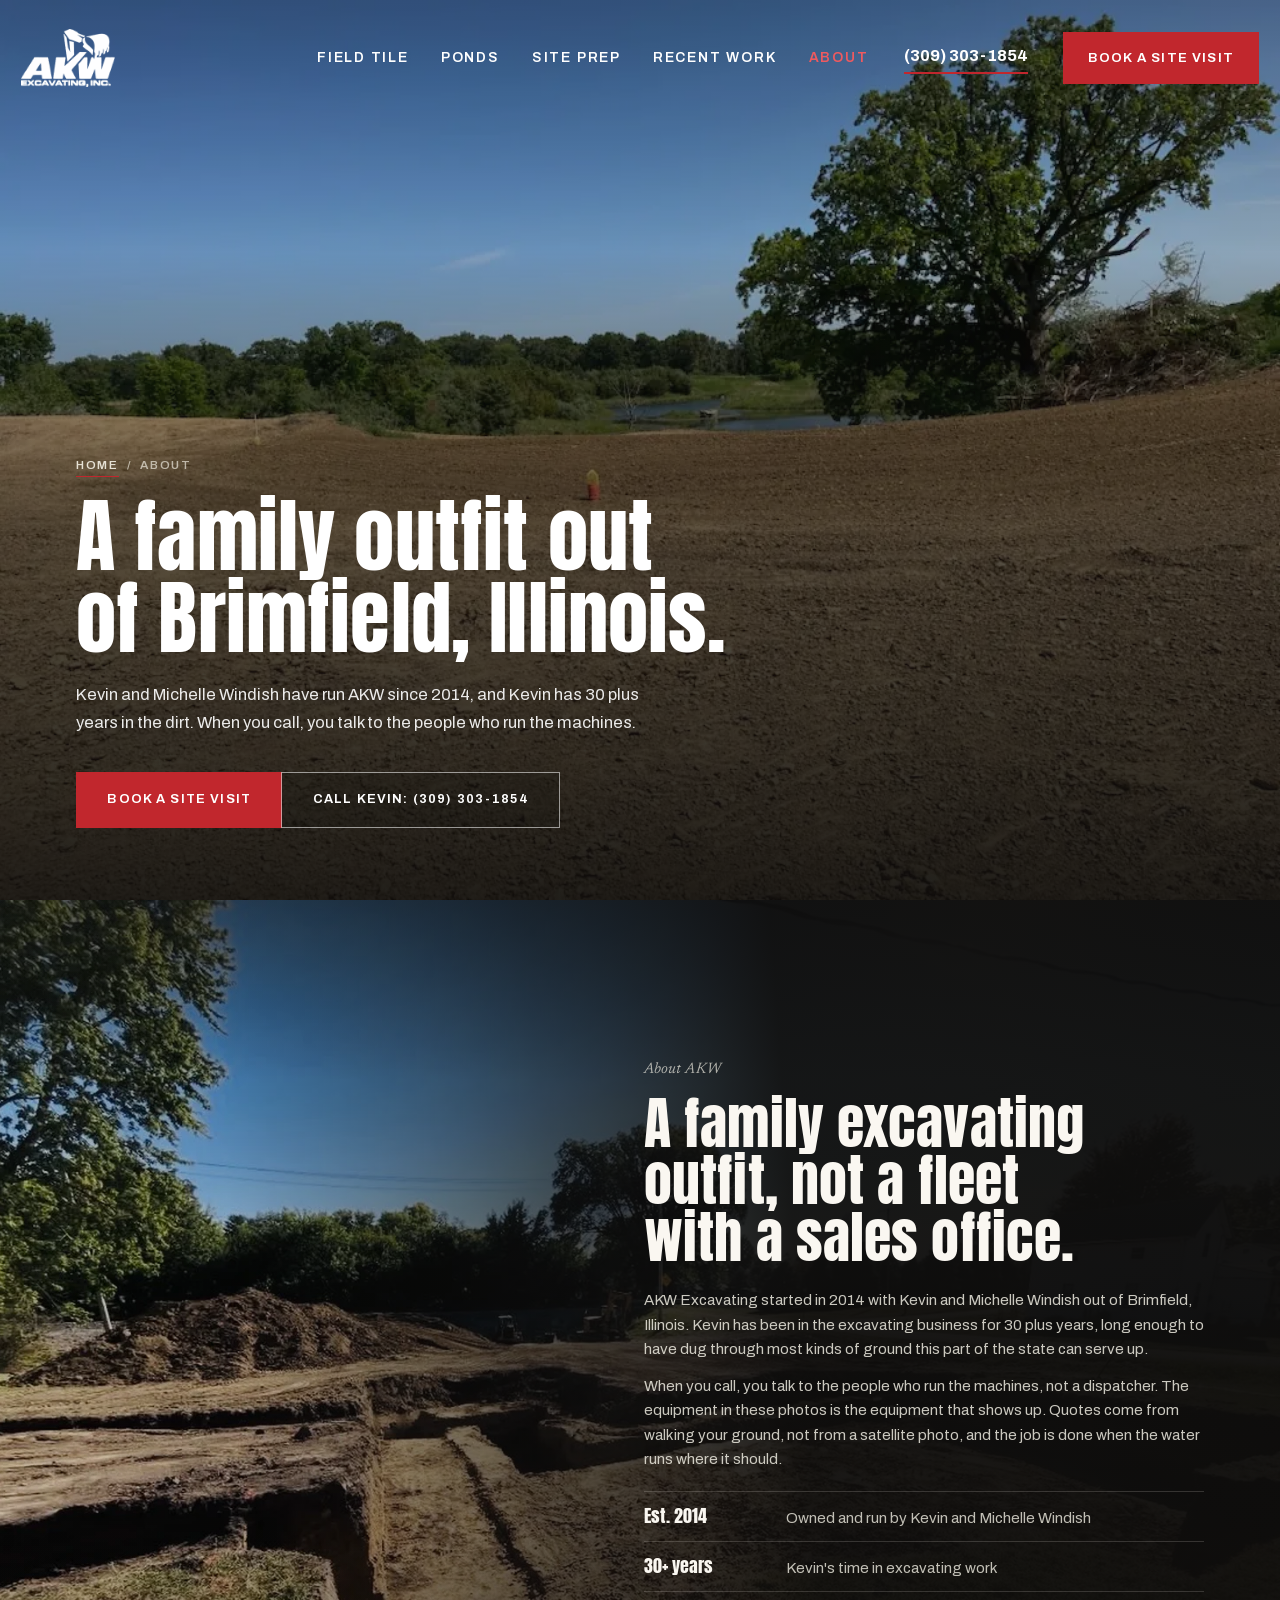
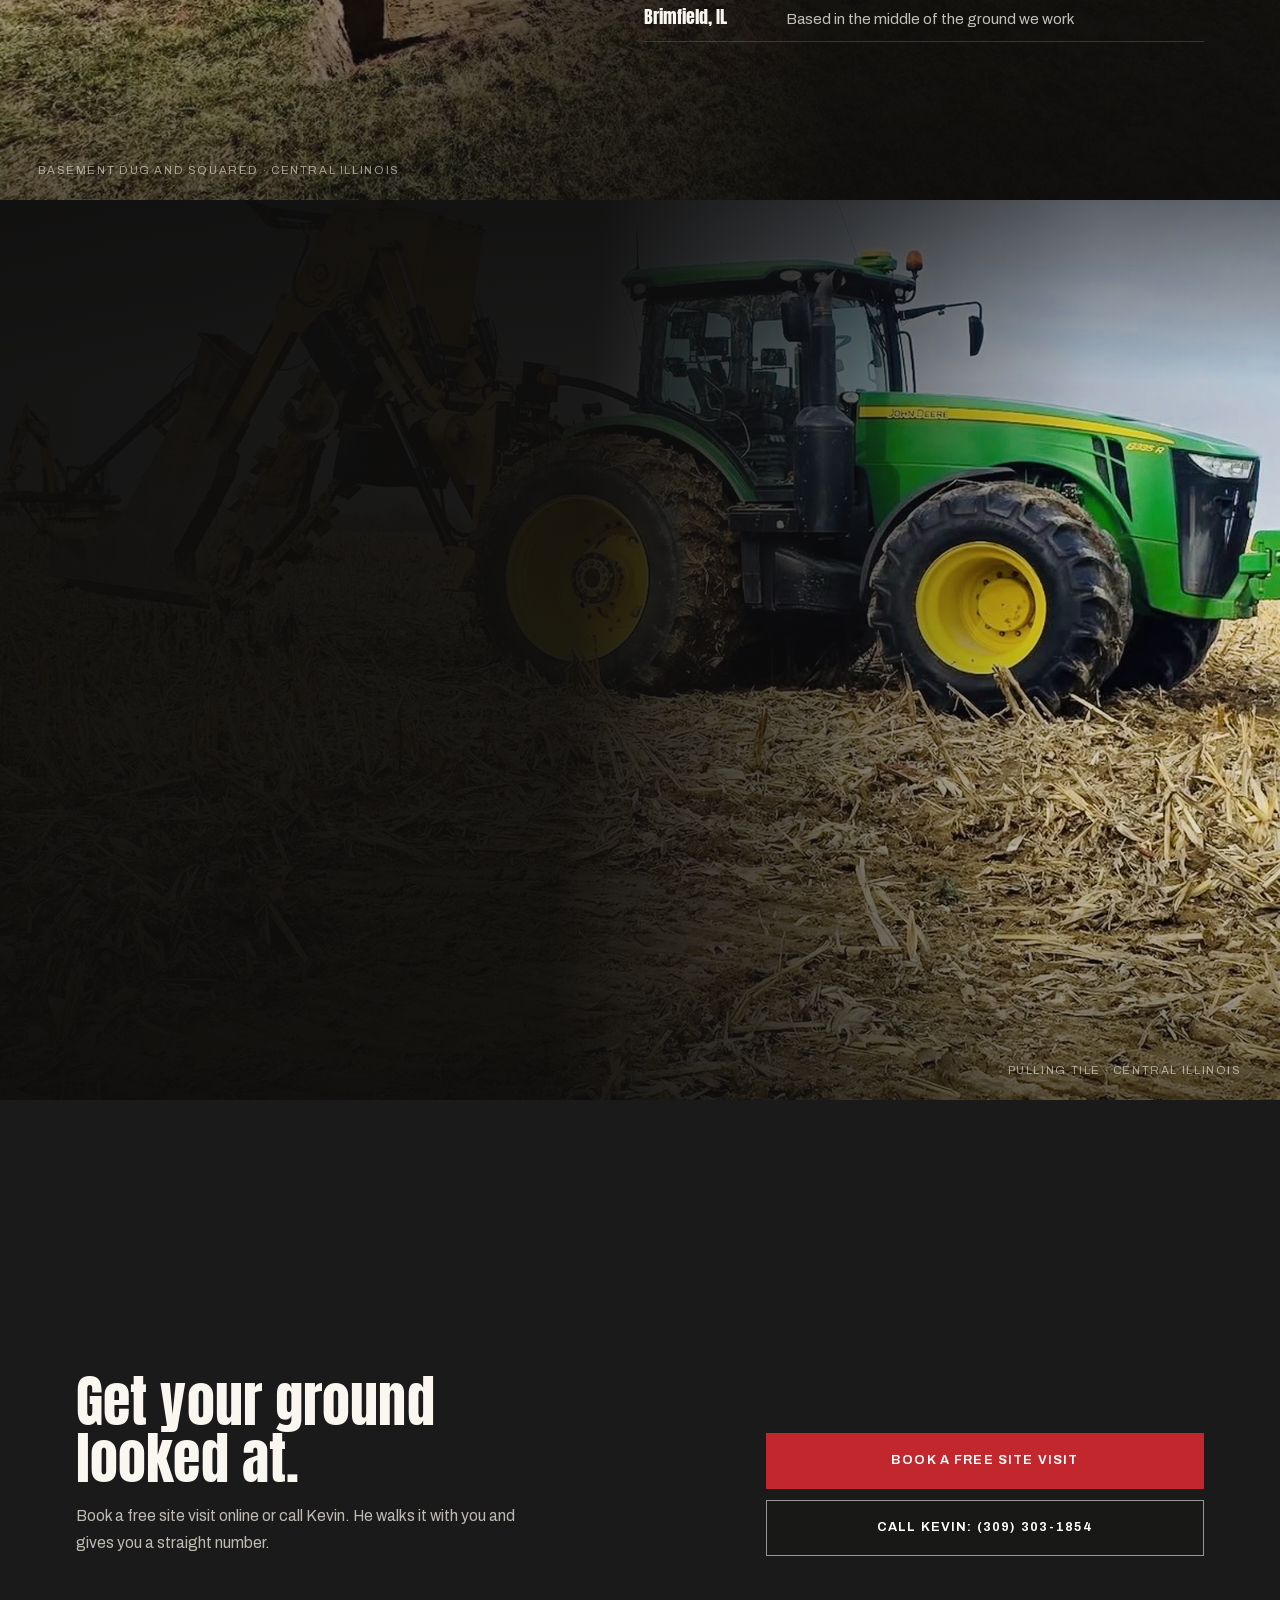
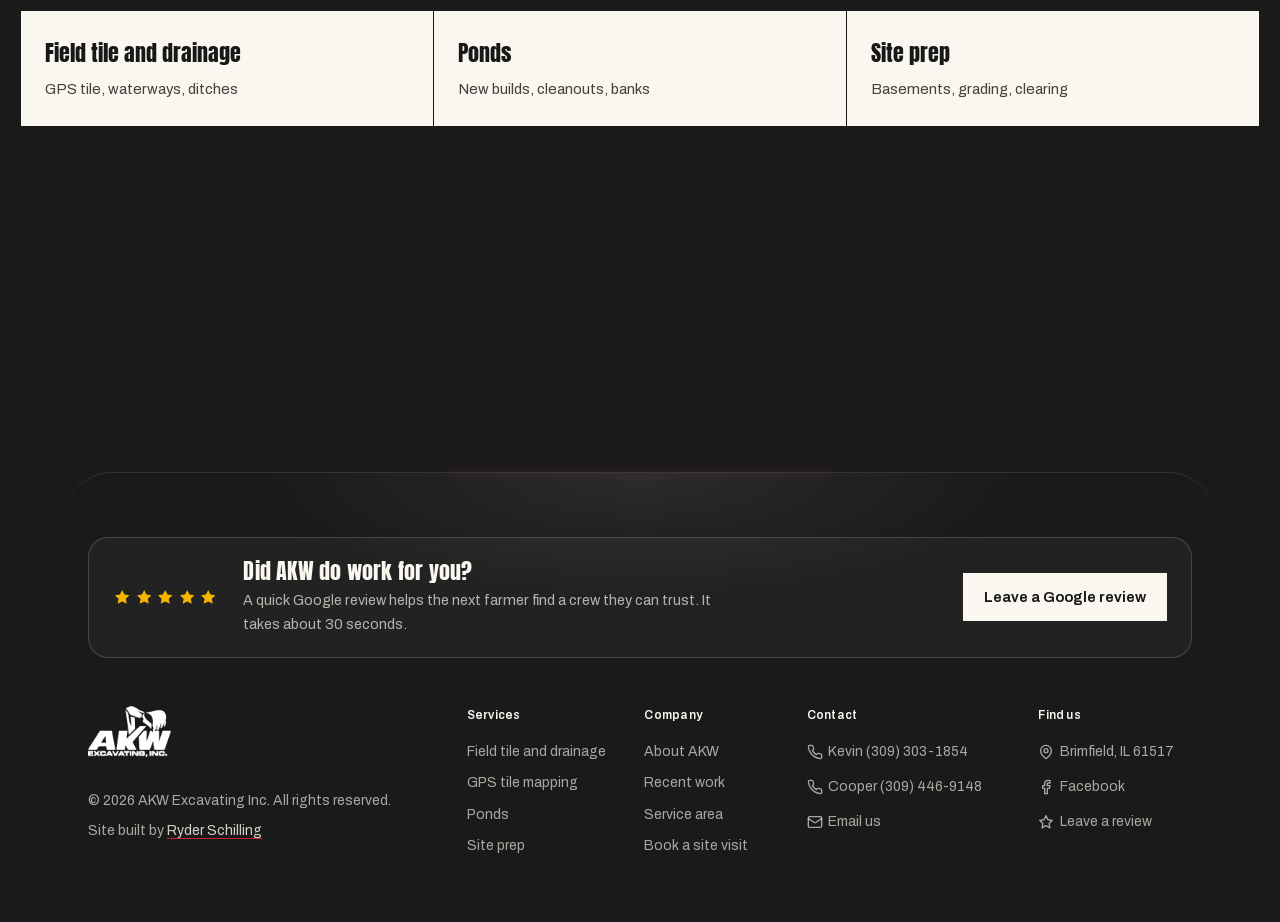
<file: about/index.html>
<!doctype html>
<html lang="en">
<head>
  <meta charset="utf-8">
  <meta name="viewport" content="width=device-width, initial-scale=1">
  <title>About AKW Excavating | Kevin and Michelle Windish, Brimfield IL</title>
  <meta name="description" content="AKW Excavating is a family excavating outfit out of Brimfield, Illinois, run by Kevin and Michelle Windish since 2014. Field tile, ponds and site prep.">
  <meta name="robots" content="index, follow, max-snippet:-1, max-image-preview:large">
  <link rel="canonical" href="https://akw-excavating.vercel.app/about/">
  <meta name="geo.region" content="US-IL">
  <meta name="geo.placename" content="Brimfield, Illinois">
  <meta property="og:site_name" content="AKW Excavating Inc">
  <meta property="og:type" content="website">
  <meta property="og:locale" content="en_US">
  <meta property="og:title" content="About AKW Excavating | Kevin and Michelle Windish, Brimfield IL">
  <meta property="og:description" content="AKW Excavating is a family excavating outfit out of Brimfield, Illinois, run by Kevin and Michelle Windish since 2014. Field tile, ponds and site prep.">
  <meta property="og:url" content="https://akw-excavating.vercel.app/about/">
  <meta property="og:image" content="https://akw-excavating.vercel.app/assets/img/hero-still-1200.jpg">
  <meta property="og:image:alt" content="Aerial view of AKW rebuilding a pond bank in central Illinois">
  <meta name="twitter:card" content="summary_large_image">
  <meta name="twitter:title" content="About AKW Excavating | Kevin and Michelle Windish, Brimfield IL">
  <meta name="twitter:description" content="AKW Excavating is a family excavating outfit out of Brimfield, Illinois, run by Kevin and Michelle Windish since 2014. Field tile, ponds and site prep.">
  <meta name="twitter:image" content="https://akw-excavating.vercel.app/assets/img/hero-still-1200.jpg">
  <link rel="icon" href="/favicon.ico" sizes="16x16 32x32 48x48">
  <link rel="icon" type="image/svg+xml" href="/favicon.svg">
  <link rel="apple-touch-icon" sizes="180x180" href="/assets/img/icon-180.png">
  <link rel="manifest" href="/site.webmanifest">
  <meta name="theme-color" content="#C1272D">
  <link rel="preload" href="/assets/fonts/anton-latin.woff2" as="font" type="font/woff2" crossorigin>
  <link rel="preload" href="/assets/fonts/archivo-var-latin.woff2" as="font" type="font/woff2" crossorigin>
  <link rel="stylesheet" href="/styles.css">
  <link rel="alternate" type="text/plain" href="/llms.txt" title="AKW Excavating, plain text summary">
  <script type="application/ld+json">
{"@context":"https://schema.org","@graph":[{"@type":"WebPage","@id":"https://akw-excavating.vercel.app/about/#webpage","url":"https://akw-excavating.vercel.app/about/","name":"About AKW Excavating | Kevin and Michelle Windish, Brimfield IL","description":"AKW Excavating is a family excavating outfit out of Brimfield, Illinois, run by Kevin and Michelle Windish since 2014. Field tile, ponds and site prep.","isPartOf":{"@id":"https://akw-excavating.vercel.app/#website"},"about":{"@id":"https://akw-excavating.vercel.app/#business"},"inLanguage":"en-US"},{"@type":"BreadcrumbList","itemListElement":[{"@type":"ListItem","position":1,"name":"Home","item":"https://akw-excavating.vercel.app/"},{"@type":"ListItem","position":2,"name":"About","item":"https://akw-excavating.vercel.app/about/"}]}]}
  </script>
  <script async src="https://pulse.ryderschilling.com/p.js" data-site="ps_akw"></script>
</head>
<body>
<a class="skip" href="#main">Skip to content</a>

<header class="nav" id="nav">
  <div class="container nav__inner">
    <div class="nav__line" aria-hidden="true"></div>
    <a href="/" class="nav__logo" data-fa style="--fa-d:0.1s" aria-label="AKW Excavating home">
      <img src="/assets/img/akw-logo-white.png" alt="AKW Excavating Inc" width="560" height="346">
    </a>
    <nav class="nav__links" aria-label="Main" data-fa style="--fa-d:0.2s">
      <a href="/farm-drainage/">Field Tile</a>
      <a href="/ponds/">Ponds</a>
      <a href="/site-prep/">Site Prep</a>
      <a href="/work/">Recent Work</a>
      <a href="/about/" aria-current="page">About</a>
    </nav>
    <a href="tel:+13093031854" class="nav__phone" data-fa style="--fa-d:0.3s">(309) 303-1854</a>
    <a href="/book/" class="btn btn--accent nav__cta" data-fa style="--fa-d:0.4s">Book a site visit</a>
    <button class="nav__burger" id="burger" data-fa style="--fa-d:0.4s" aria-label="Open menu" aria-expanded="false" aria-controls="mobilemenu">
      <span></span><span></span><span></span>
    </button>
  </div>
</header>

<div class="mmenu" id="mobilemenu" hidden>
  <nav aria-label="Mobile">
    <a href="/farm-drainage/">Field Tile and Drainage</a>
    <a href="/ponds/">Ponds</a>
    <a href="/site-prep/">Site Prep</a>
    <a href="/work/">Recent Work</a>
    <a href="/about/">About</a>
    <a href="/book/" class="mmenu__book">Book a site visit</a>
    <a href="tel:+13093031854" class="mmenu__phone">Call Kevin: (309) 303-1854</a>
  </nav>
</div>

<main id="main">

  <section class="phero">
    <picture class="phero__media"><img src="/assets/img/gps-graded-1024.webp" alt="Freshly graded ground after GPS field tile work in central Illinois" width="1024" height="768" fetchpriority="high"></picture>
    <div class="phero__scrim" aria-hidden="true"></div>
    <div class="container phero__content">
      <nav class="crumbs" aria-label="Breadcrumb"><a href="/">Home</a><span aria-hidden="true">/</span><span aria-current="page">About</span></nav>
      <h1>A family outfit out of Brimfield, Illinois.</h1>
      <p class="phero__sub">Kevin and Michelle Windish have run AKW since 2014, and Kevin has 30 plus years in the dirt. When you call, you talk to the people who run the machines.</p>
      <div class="phero__actions">
        <a href="/book/" class="btn btn--accent">Book a site visit</a>
        <a href="tel:+13093031854" class="btn btn--line">Call Kevin: (309) 303-1854</a>
      </div>
    </div>
  </section>

  <section class="about" id="about">
    <picture class="about__bg">
      <source srcset="/assets/img/about-bg-1000.webp 1000w, /assets/img/about-bg-1600.webp 1600w" sizes="100vw" type="image/webp">
      <img src="/assets/img/about-bg-1400.jpg" alt="Basement excavation dug square with footing shelves cut clean, a farmhouse and road behind it, central Illinois" width="1600" height="1026" loading="lazy">
    </picture>
    <div class="about__scrim" aria-hidden="true"></div>
    <div class="container about__inner">
      <div class="about__copy" data-reveal>
        <p class="eyebrow">About AKW</p>
        <h2>A family excavating outfit, not a fleet with a sales office.</h2>
        <p>AKW Excavating started in 2014 with Kevin and Michelle Windish out of Brimfield, Illinois. Kevin has been in the excavating business for 30 plus years, long enough to have dug through most kinds of ground this part of the state can serve up.</p>
        <p>When you call, you talk to the people who run the machines, not a dispatcher. The equipment in these photos is the equipment that shows up. Quotes come from walking your ground, not from a satellite photo, and the job is done when the water runs where it should.</p>
        <ul class="about__facts">
          <li><strong>Est. 2014</strong><span>Owned and run by Kevin and Michelle Windish</span></li>
          <li><strong>30+ years</strong><span>Kevin's time in excavating work</span></li>
          <li><strong>Brimfield, IL</strong><span>Based in the middle of the ground we work</span></li>
        </ul>
      </div>
    </div>
    <p class="about__tag">Basement dug and squared · Central Illinois</p>
  </section>

  <section class="gps" id="gps">
    <picture class="gps__bg">
      <source srcset="/assets/img/gps-bg-1000.webp 1000w, /assets/img/gps-bg-1600.webp 1600w" sizes="100vw" type="image/webp">
      <img src="/assets/img/gps-bg-1400.jpg" alt="John Deere tractor pulling a tile plow through corn stubble, installing field tile on central Illinois farm ground" width="1600" height="1208" loading="lazy">
    </picture>
    <div class="gps__scrim" aria-hidden="true"></div>
    <div class="container gps__inner">
      <div class="gps__copy" data-reveal>
        <p class="eyebrow eyebrow--light">The part most contractors skip</p>
        <h2>GPS field tile install and mapping</h2>
        <p>Tile only works if the grade is right for the whole run. AKW installs with GPS machine control, which holds the planned grade foot by foot instead of trusting an eyeball and a laser pole. No bellies in the line, no backfall, no dead runs you find out about next spring.</p>
        <p>Every job is also mapped as it goes in. You get an as-built record of where every main and lateral sits, how deep, and what size. When you repair a line in ten years, add a wet spot to the system, or sell the farm, that map is worth real money.</p>
        <ol class="gps__steps">
          <li><strong>Walk the ground.</strong> Find where the water sits, plan the runs and the outlet.</li>
          <li><strong>Install on grade.</strong> GPS machine control holds the plan through the whole pull.</li>
          <li><strong>Hand over the map.</strong> The as-built tile map is yours to keep, on paper and as a file.</li>
        </ol>
        <a href="#book" class="btn btn--accent">Get your field looked at</a>
      </div>
    </div>
    <p class="gps__tag">Pulling tile · Central Illinois</p>
  </section>

  <section class="ctaband">
    <div class="container ctaband__inner">
      <div data-reveal><h2>Get your ground looked at.</h2><p>Book a free site visit online or call Kevin. He walks it with you and gives you a straight number.</p></div>
      <div class="ctaband__actions" data-reveal>
        <a href="/book/" class="btn btn--accent">Book a free site visit</a>
        <a href="tel:+13093031854" class="btn btn--line">Call Kevin: (309) 303-1854</a>
      </div>
    </div>
    <nav class="container xlinks" aria-label="Services"><div class="xlinks__grid"><a href="/farm-drainage/"><strong>Field tile and drainage</strong><span>GPS tile, waterways, ditches</span></a><a href="/ponds/"><strong>Ponds</strong><span>New builds, cleanouts, banks</span></a><a href="/site-prep/"><strong>Site prep</strong><span>Basements, grading, clearing</span></a></div></nav>
  </section>

</main>

<footer class="sfoot">
  <div class="sfoot__panel">
    <div class="sfoot__line" aria-hidden="true"></div>
    <div class="sfoot__review" data-fa style="--fa-d:0s">
      <div class="sfoot__stars" aria-hidden="true"><svg viewBox="0 0 24 24"><path d="M12 2.5l2.94 6.1 6.56.9-4.8 4.6 1.2 6.6L12 17.5l-5.9 3.2 1.2-6.6-4.8-4.6 6.56-.9z"/></svg><svg viewBox="0 0 24 24"><path d="M12 2.5l2.94 6.1 6.56.9-4.8 4.6 1.2 6.6L12 17.5l-5.9 3.2 1.2-6.6-4.8-4.6 6.56-.9z"/></svg><svg viewBox="0 0 24 24"><path d="M12 2.5l2.94 6.1 6.56.9-4.8 4.6 1.2 6.6L12 17.5l-5.9 3.2 1.2-6.6-4.8-4.6 6.56-.9z"/></svg><svg viewBox="0 0 24 24"><path d="M12 2.5l2.94 6.1 6.56.9-4.8 4.6 1.2 6.6L12 17.5l-5.9 3.2 1.2-6.6-4.8-4.6 6.56-.9z"/></svg><svg viewBox="0 0 24 24"><path d="M12 2.5l2.94 6.1 6.56.9-4.8 4.6 1.2 6.6L12 17.5l-5.9 3.2 1.2-6.6-4.8-4.6 6.56-.9z"/></svg></div>
      <div class="sfoot__rcopy">
        <p class="sfoot__rtitle">Did AKW do work for you?</p>
        <p class="sfoot__rsub">A quick Google review helps the next farmer find a crew they can trust. It takes about 30 seconds.</p>
      </div>
      <a class="sfoot__rbtn" href="https://g.page/r/CcS0IMLXIvmFEBM/review" target="_blank" rel="noopener" data-track="review">Leave a Google review<span class="sr-only"> (opens in a new tab)</span></a>
    </div>
    <div class="sfoot__grid">
      <div class="sfoot__brand" data-fa style="--fa-d:0.1s">
        <a href="/" class="sfoot__logo" aria-label="AKW Excavating home"><img src="/assets/img/akw-logo-white.png" alt="AKW Excavating Inc" width="560" height="346" loading="lazy"></a>
        <p class="sfoot__copy">&copy; <span id="year">2026</span> AKW Excavating Inc. All rights reserved.</p>
        <p class="sfoot__credit">Site built by <a href="https://ryderschilling.com" rel="noopener">Ryder Schilling</a></p>
      </div>
      <div class="sfoot__cols">
        <div data-fa style="--fa-d:0.1s">
          <h2 class="sfoot__head">Services</h2>
          <ul class="sfoot__list">
            <li><a href="/farm-drainage/">Field tile and drainage</a></li>
            <li><a href="/farm-drainage/#gps">GPS tile mapping</a></li>
            <li><a href="/ponds/">Ponds</a></li>
            <li><a href="/site-prep/">Site prep</a></li>
          </ul>
        </div>
        <div data-fa style="--fa-d:0.2s">
          <h2 class="sfoot__head">Company</h2>
          <ul class="sfoot__list">
            <li><a href="/about/">About AKW</a></li>
            <li><a href="/work/">Recent work</a></li>
            <li><a href="/service-area/">Service area</a></li>
            <li><a href="/book/">Book a site visit</a></li>
          </ul>
        </div>
        <div data-fa style="--fa-d:0.3s">
          <h2 class="sfoot__head">Contact</h2>
          <ul class="sfoot__list">
            <li><a href="tel:+13093031854"><svg class="sfoot__icon" viewBox="0 0 24 24" aria-hidden="true"><path d="M22 16.92v3a2 2 0 0 1-2.18 2 19.79 19.79 0 0 1-8.63-3.07 19.5 19.5 0 0 1-6-6 19.79 19.79 0 0 1-3.07-8.67A2 2 0 0 1 4.11 2h3a2 2 0 0 1 2 1.72 12.84 12.84 0 0 0 .7 2.81 2 2 0 0 1-.45 2.11L8.09 9.91a16 16 0 0 0 6 6l1.27-1.27a2 2 0 0 1 2.11-.45 12.84 12.84 0 0 0 2.81.7A2 2 0 0 1 22 16.92z"/></svg>Kevin (309) 303-1854</a></li>
            <li><a href="tel:+13094469148"><svg class="sfoot__icon" viewBox="0 0 24 24" aria-hidden="true"><path d="M22 16.92v3a2 2 0 0 1-2.18 2 19.79 19.79 0 0 1-8.63-3.07 19.5 19.5 0 0 1-6-6 19.79 19.79 0 0 1-3.07-8.67A2 2 0 0 1 4.11 2h3a2 2 0 0 1 2 1.72 12.84 12.84 0 0 0 .7 2.81 2 2 0 0 1-.45 2.11L8.09 9.91a16 16 0 0 0 6 6l1.27-1.27a2 2 0 0 1 2.11-.45 12.84 12.84 0 0 0 2.81.7A2 2 0 0 1 22 16.92z"/></svg>Cooper (309) 446-9148</a></li>
            <li><a href="mailto:Akwexcavating1@gmail.com"><svg class="sfoot__icon" viewBox="0 0 24 24" aria-hidden="true"><rect width="20" height="16" x="2" y="4" rx="2"/><path d="m22 7-8.97 5.7a1.94 1.94 0 0 1-2.06 0L2 7"/></svg>Email us</a></li>
          </ul>
        </div>
        <div data-fa style="--fa-d:0.4s">
          <h2 class="sfoot__head">Find us</h2>
          <ul class="sfoot__list">
            <li><a href="/service-area/"><svg class="sfoot__icon" viewBox="0 0 24 24" aria-hidden="true"><path d="M20 10c0 6-8 12-8 12s-8-6-8-12a8 8 0 0 1 16 0Z"/><circle cx="12" cy="10" r="3"/></svg>Brimfield, IL 61517</a></li>
            <li><a href="https://www.facebook.com/61577637825279" rel="noopener"><svg class="sfoot__icon" viewBox="0 0 24 24" aria-hidden="true"><path d="M18 2h-3a5 5 0 0 0-5 5v3H7v4h3v8h4v-8h3l1-4h-4V7a1 1 0 0 1 1-1h3z"/></svg>Facebook</a></li>
            <li><a href="https://g.page/r/CcS0IMLXIvmFEBM/review" target="_blank" rel="noopener" data-track="review"><svg class="sfoot__icon" viewBox="0 0 24 24" aria-hidden="true"><path d="M12 2.5l2.94 6.1 6.56.9-4.8 4.6 1.2 6.6L12 17.5l-5.9 3.2 1.2-6.6-4.8-4.6 6.56-.9z"/></svg>Leave a review<span class="sr-only"> (opens in a new tab)</span></a></li>
          </ul>
        </div>
      </div>
    </div>
  </div>
</footer>

<script src="/script.js" defer></script>
</body>
</html>
</file>
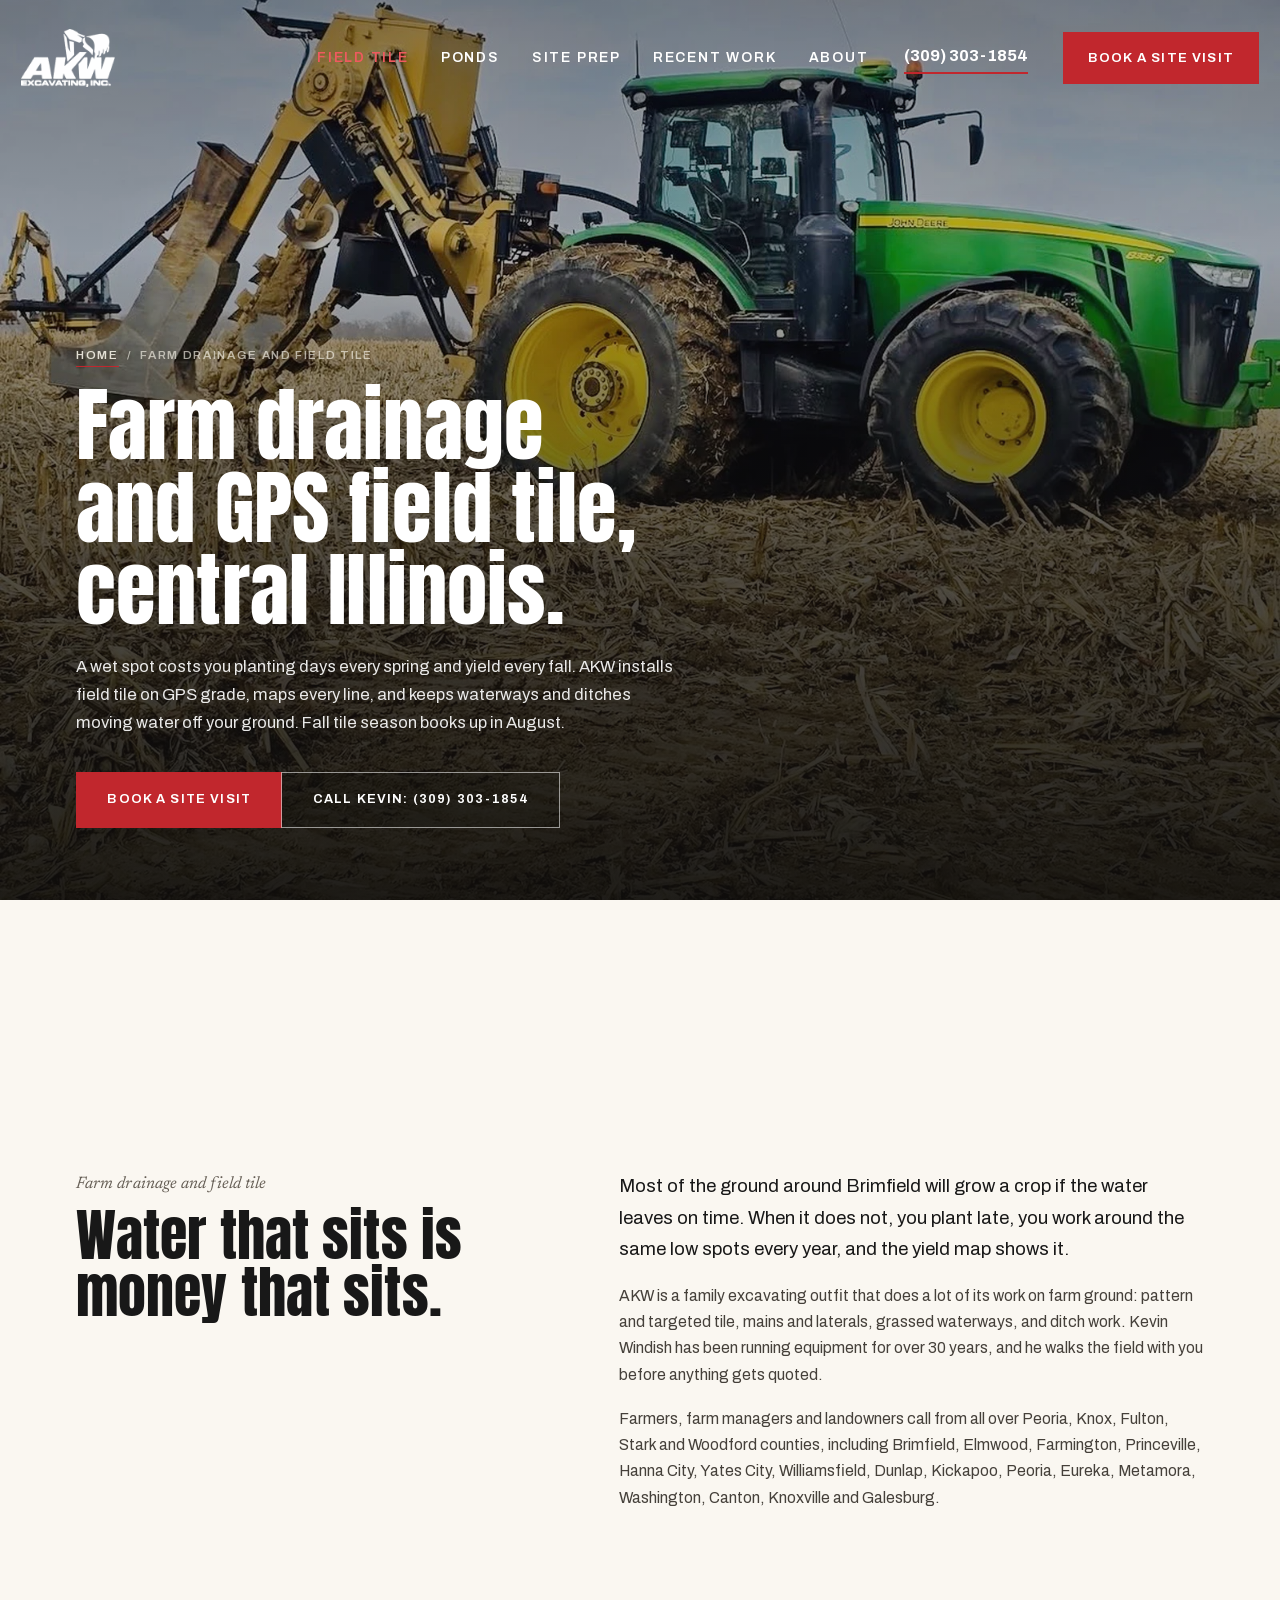
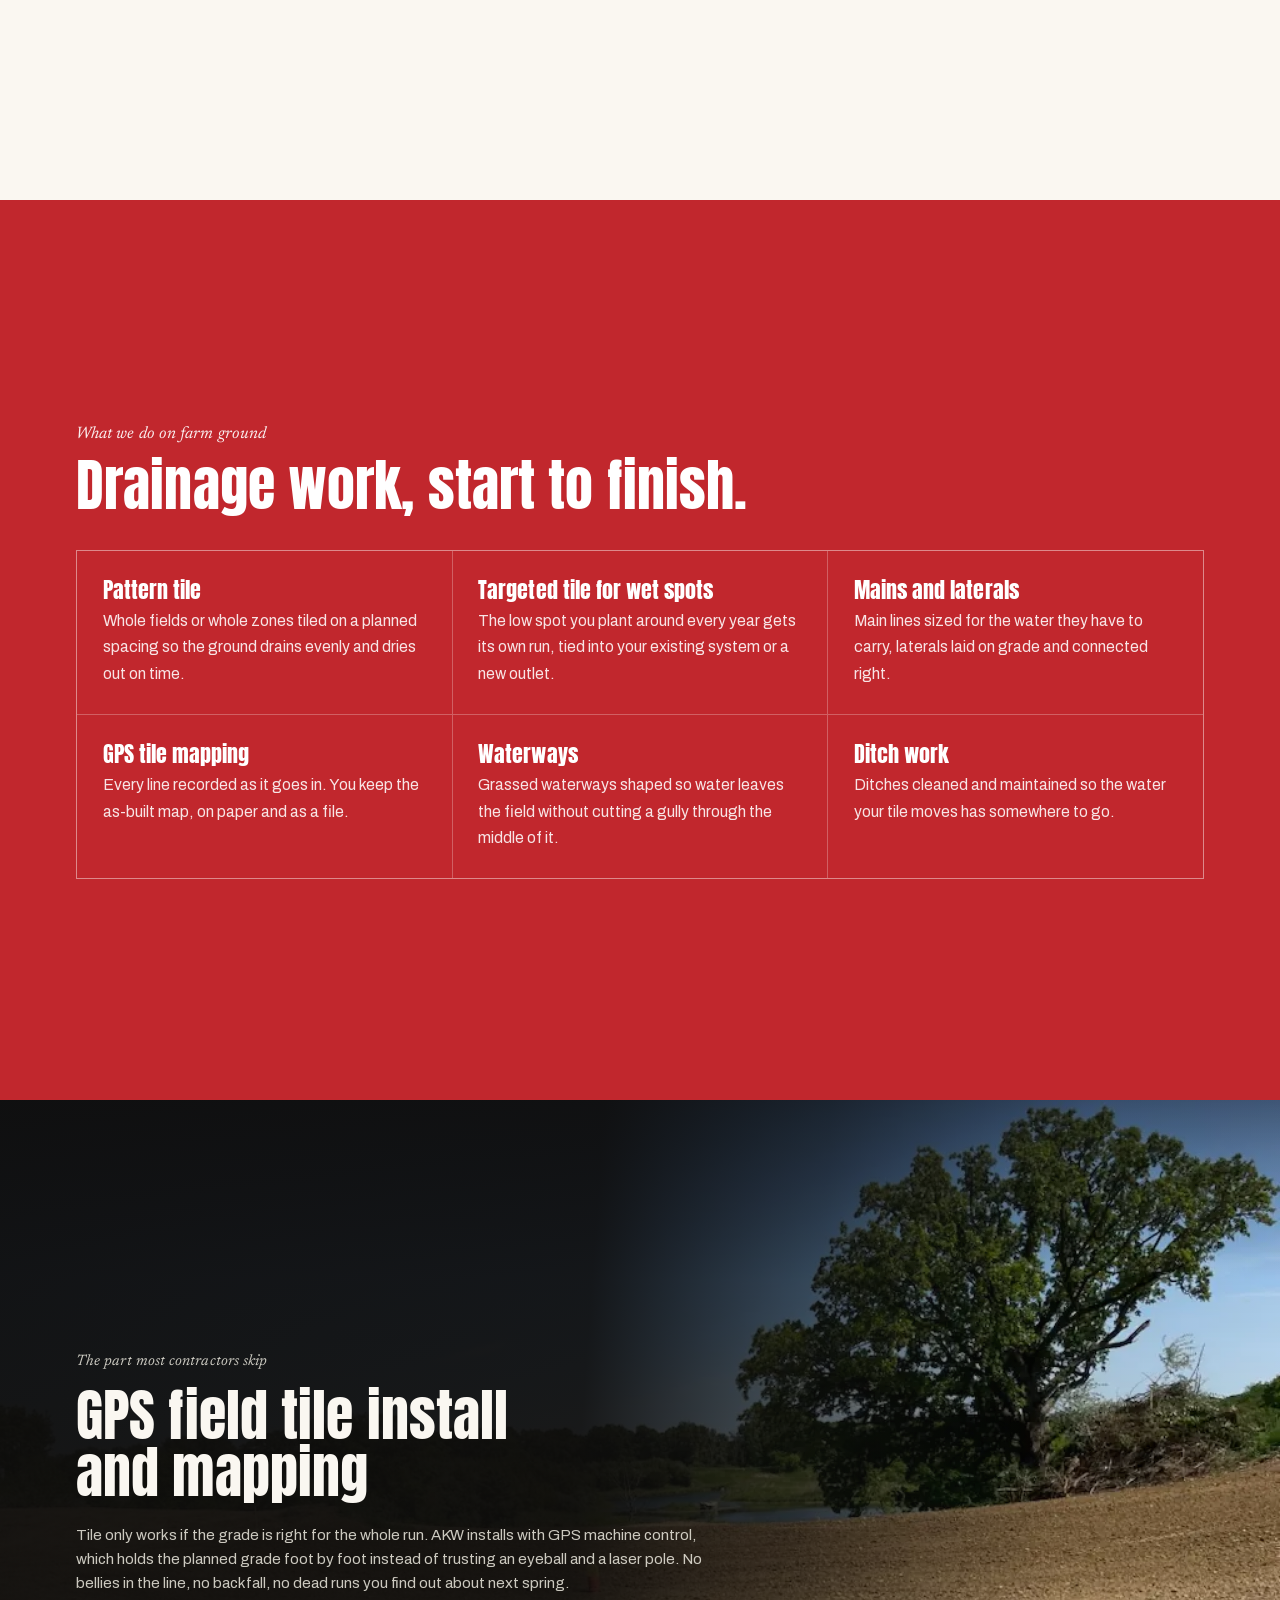
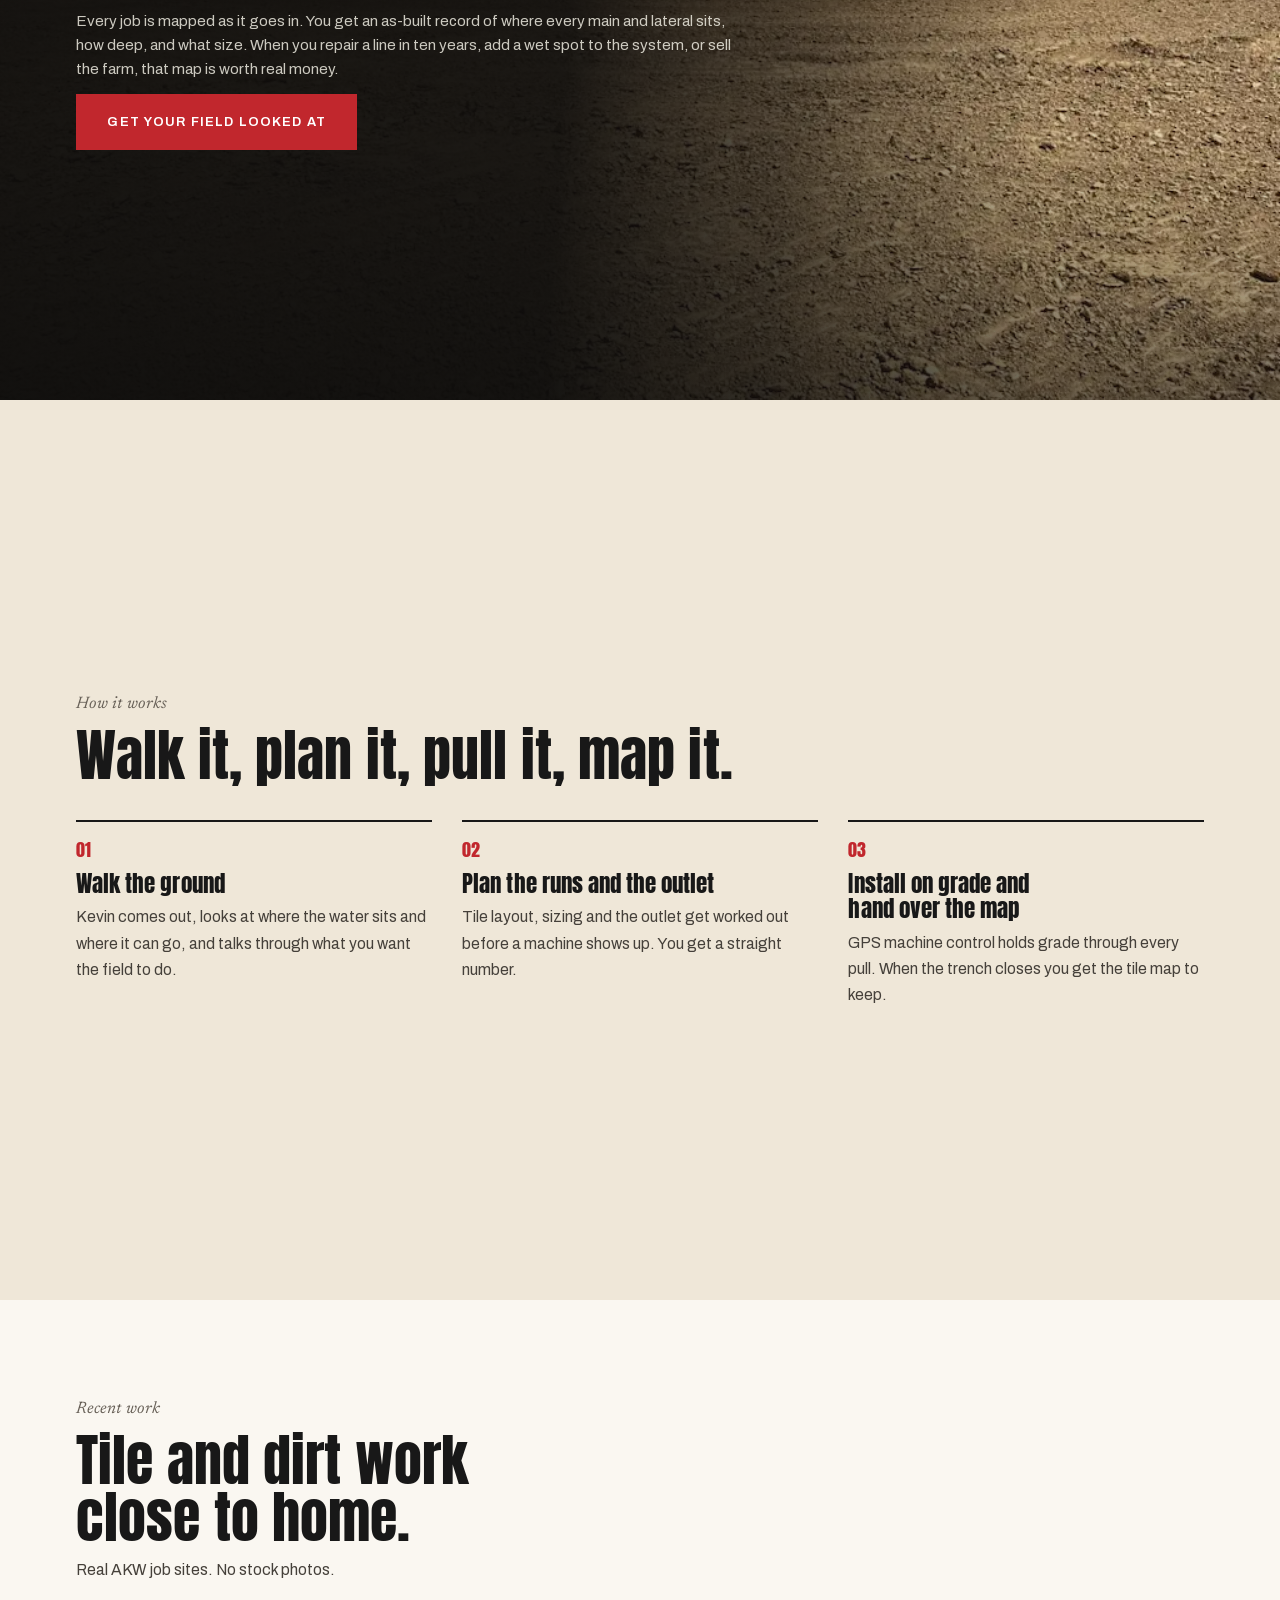
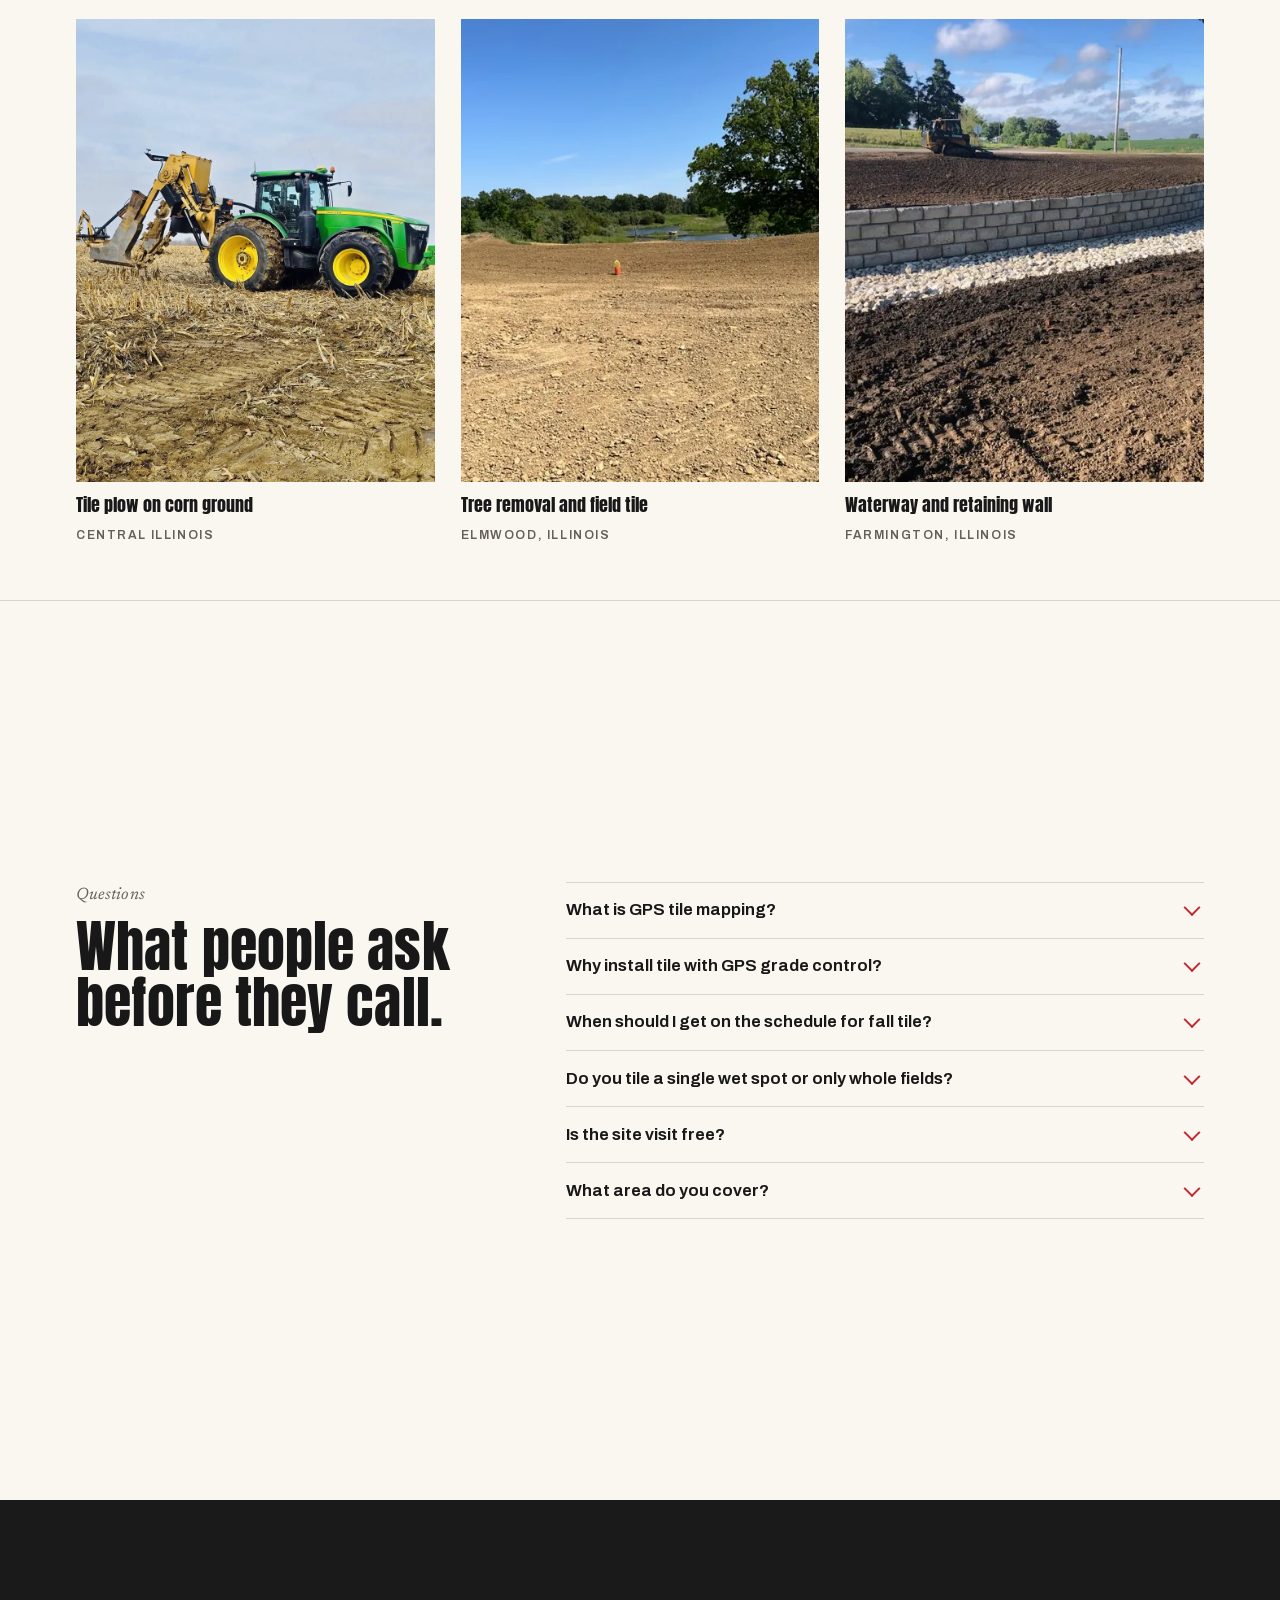
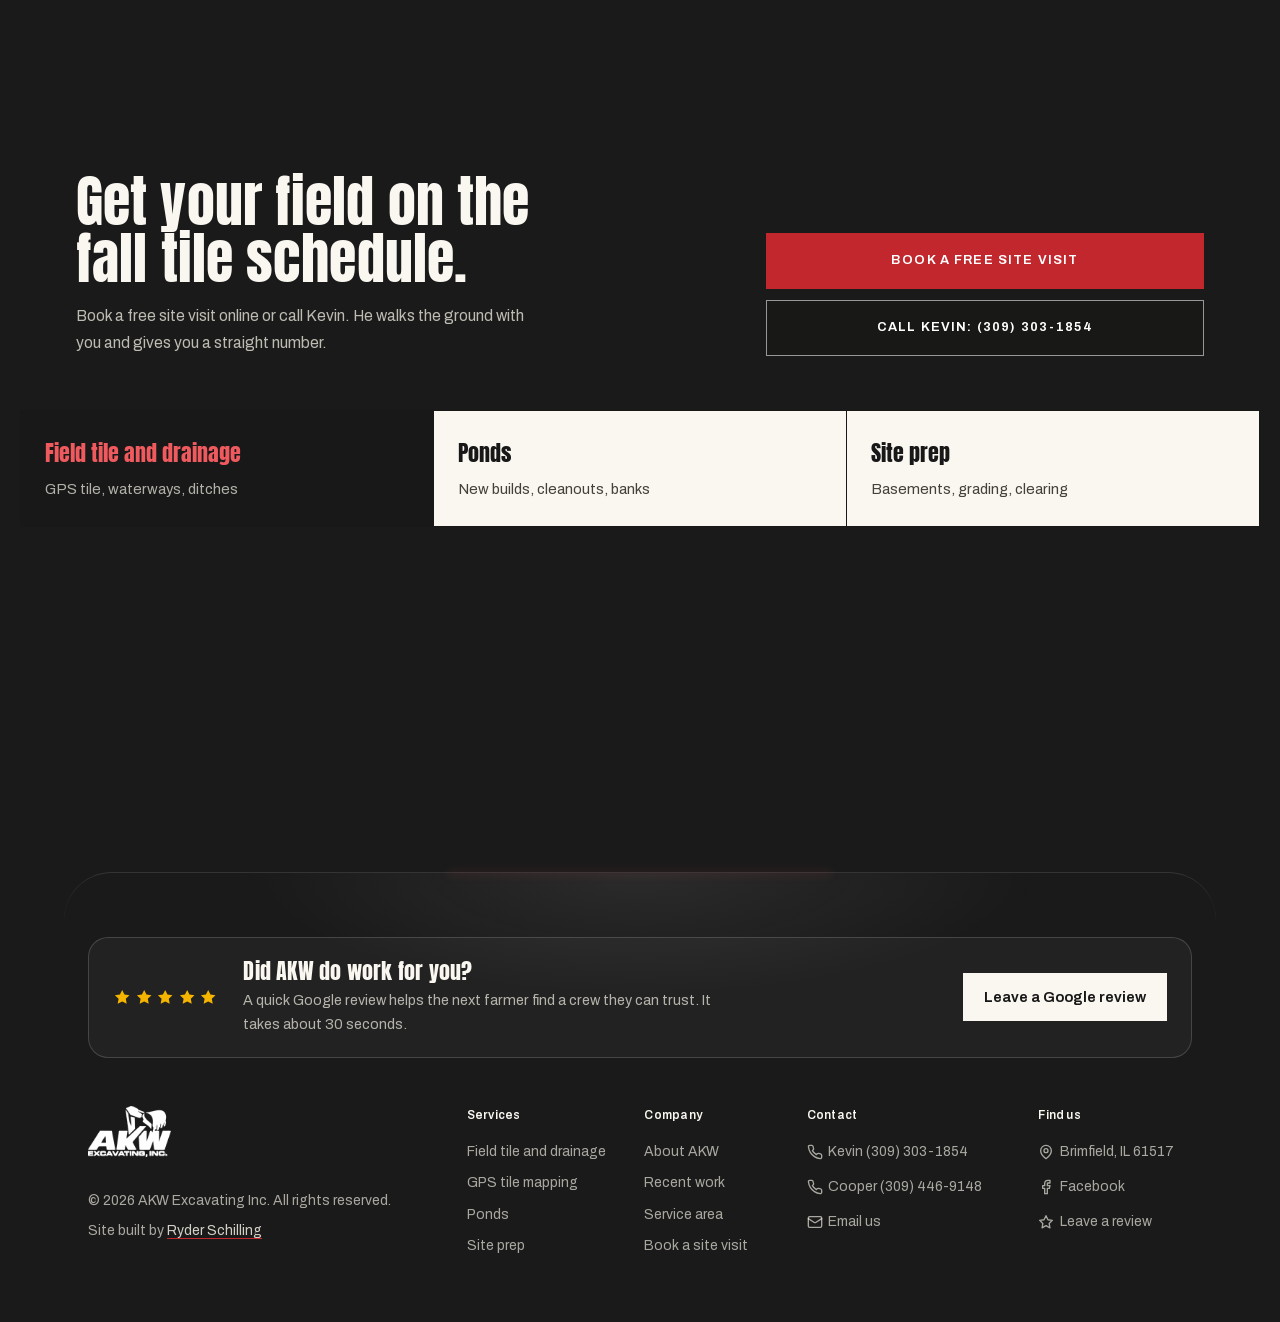
<file: farm-drainage/index.html>
<!doctype html>
<html lang="en">
<head>
  <meta charset="utf-8">
  <meta name="viewport" content="width=device-width, initial-scale=1">
  <title>Farm Drainage and GPS Field Tile in Central Illinois | AKW Excavating</title>
  <meta name="description" content="GPS field tile install and mapping, waterways and ditch work for farmers and landowners in Peoria, Knox, Fulton, Stark and Woodford counties. AKW Excavating, Brimfield IL.">
  <meta name="robots" content="index, follow, max-snippet:-1, max-image-preview:large">
  <link rel="canonical" href="https://akw-excavating.vercel.app/farm-drainage/">
  <meta name="geo.region" content="US-IL">
  <meta name="geo.placename" content="Brimfield, Illinois">
  <meta property="og:site_name" content="AKW Excavating Inc">
  <meta property="og:type" content="website">
  <meta property="og:locale" content="en_US">
  <meta property="og:title" content="Farm Drainage and GPS Field Tile in Central Illinois | AKW Excavating">
  <meta property="og:description" content="GPS field tile install and mapping, waterways and ditch work for farmers and landowners in Peoria, Knox, Fulton, Stark and Woodford counties. AKW Excavating, Brimfield IL.">
  <meta property="og:url" content="https://akw-excavating.vercel.app/farm-drainage/">
  <meta property="og:image" content="https://akw-excavating.vercel.app/assets/img/gps-bg-1400.jpg">
  <meta property="og:image:alt" content="Tile plow pulling field tile through corn stubble in central Illinois">
  <meta name="twitter:card" content="summary_large_image">
  <meta name="twitter:title" content="Farm Drainage and GPS Field Tile in Central Illinois | AKW Excavating">
  <meta name="twitter:description" content="GPS field tile install and mapping, waterways and ditch work for farmers and landowners in Peoria, Knox, Fulton, Stark and Woodford counties. AKW Excavating, Brimfield IL.">
  <meta name="twitter:image" content="https://akw-excavating.vercel.app/assets/img/gps-bg-1400.jpg">
  <link rel="icon" href="/favicon.ico" sizes="16x16 32x32 48x48">
  <link rel="icon" type="image/svg+xml" href="/favicon.svg">
  <link rel="apple-touch-icon" sizes="180x180" href="/assets/img/icon-180.png">
  <link rel="manifest" href="/site.webmanifest">
  <meta name="theme-color" content="#C1272D">
  <link rel="preload" href="/assets/fonts/anton-latin.woff2" as="font" type="font/woff2" crossorigin>
  <link rel="preload" href="/assets/fonts/archivo-var-latin.woff2" as="font" type="font/woff2" crossorigin>
  <link rel="stylesheet" href="/styles.css">
  <link rel="alternate" type="text/plain" href="/llms.txt" title="AKW Excavating, plain text summary">
  <script type="application/ld+json">
{
 "@context": "https://schema.org",
 "@graph": [
  {
   "@type": "WebPage",
   "@id": "https://akw-excavating.vercel.app/farm-drainage/#webpage",
   "url": "https://akw-excavating.vercel.app/farm-drainage/",
   "name": "Farm Drainage and GPS Field Tile in Central Illinois | AKW Excavating",
   "description": "GPS field tile install and mapping, waterways and ditch work for farmers and landowners in Peoria, Knox, Fulton, Stark and Woodford counties. AKW Excavating, Brimfield IL.",
   "isPartOf": {
    "@id": "https://akw-excavating.vercel.app/#website"
   },
   "about": {
    "@id": "https://akw-excavating.vercel.app/farm-drainage/#service"
   },
   "breadcrumb": {
    "@id": "https://akw-excavating.vercel.app/farm-drainage/#crumbs"
   },
   "primaryImageOfPage": {
    "@type": "ImageObject",
    "url": "https://akw-excavating.vercel.app/assets/img/gps-bg-1400.jpg"
   }
  },
  {
   "@type": "Service",
   "@id": "https://akw-excavating.vercel.app/farm-drainage/#service",
   "name": "Farm Drainage and GPS Field Tile",
   "serviceType": "Farm drainage, field tile installation, GPS tile mapping, waterways, ditch maintenance",
   "description": "Pattern and targeted field tile installed on GPS grade with an as-built tile map, plus grassed waterways and ditch work, for farm ground in central Illinois.",
   "provider": {
    "@id": "https://akw-excavating.vercel.app/#business"
   },
   "url": "https://akw-excavating.vercel.app/farm-drainage/",
   "areaServed": [
    {
     "@type": "AdministrativeArea",
     "name": "Peoria County, Illinois"
    },
    {
     "@type": "AdministrativeArea",
     "name": "Knox County, Illinois"
    },
    {
     "@type": "AdministrativeArea",
     "name": "Fulton County, Illinois"
    },
    {
     "@type": "AdministrativeArea",
     "name": "Stark County, Illinois"
    },
    {
     "@type": "AdministrativeArea",
     "name": "Woodford County, Illinois"
    }
   ],
   "hasOfferCatalog": {
    "@type": "OfferCatalog",
    "name": "Farm Drainage and GPS Field Tile",
    "itemListElement": [
     {
      "@type": "Offer",
      "itemOffered": {
       "@type": "Service",
       "name": "Pattern tile"
      }
     },
     {
      "@type": "Offer",
      "itemOffered": {
       "@type": "Service",
       "name": "Targeted tile for wet spots"
      }
     },
     {
      "@type": "Offer",
      "itemOffered": {
       "@type": "Service",
       "name": "Mains and laterals"
      }
     },
     {
      "@type": "Offer",
      "itemOffered": {
       "@type": "Service",
       "name": "GPS tile mapping"
      }
     },
     {
      "@type": "Offer",
      "itemOffered": {
       "@type": "Service",
       "name": "Waterways"
      }
     },
     {
      "@type": "Offer",
      "itemOffered": {
       "@type": "Service",
       "name": "Ditch work"
      }
     }
    ]
   }
  },
  {
   "@type": "BreadcrumbList",
   "@id": "https://akw-excavating.vercel.app/farm-drainage/#crumbs",
   "itemListElement": [
    {
     "@type": "ListItem",
     "position": 1,
     "name": "Home",
     "item": "https://akw-excavating.vercel.app/"
    },
    {
     "@type": "ListItem",
     "position": 2,
     "name": "Farm drainage and field tile",
     "item": "https://akw-excavating.vercel.app/farm-drainage/"
    }
   ]
  },
  {
   "@type": "FAQPage",
   "@id": "https://akw-excavating.vercel.app/farm-drainage/#faq",
   "mainEntity": [
    {
     "@type": "Question",
     "name": "What is GPS tile mapping?",
     "acceptedAnswer": {
      "@type": "Answer",
      "text": "While the tile goes in, the GPS records exactly where each main and lateral runs and how deep it sits. You get that as-built map when the job is done, so you know where your tile is before you dig, repair, add on, or sell the ground."
     }
    },
    {
     "@type": "Question",
     "name": "Why install tile with GPS grade control?",
     "acceptedAnswer": {
      "@type": "Answer",
      "text": "Tile has to fall the whole way to the outlet. GPS machine control holds the planned grade foot by foot through the pull, which keeps low spots and backfall out of the line so the water keeps moving."
     }
    },
    {
     "@type": "Question",
     "name": "When should I get on the schedule for fall tile?",
     "acceptedAnswer": {
      "@type": "Answer",
      "text": "Field tile goes in after harvest, roughly October until the ground freezes, plus early spring. The fall schedule fills up in August, so the earlier you call, the better your spot."
     }
    },
    {
     "@type": "Question",
     "name": "Do you tile a single wet spot or only whole fields?",
     "acceptedAnswer": {
      "@type": "Answer",
      "text": "Both. A targeted run for one wet spot is a common job, and so is pattern tiling a whole field. Kevin will walk it with you and tell you what makes sense for that ground."
     }
    },
    {
     "@type": "Question",
     "name": "Is the site visit free?",
     "acceptedAnswer": {
      "@type": "Answer",
      "text": "Yes. The site visit and the estimate are free and there is no obligation."
     }
    },
    {
     "@type": "Question",
     "name": "What area do you cover?",
     "acceptedAnswer": {
      "@type": "Answer",
      "text": "AKW works out of Brimfield, Illinois and covers Peoria, Knox, Fulton, Stark and Woodford counties, including Brimfield, Elmwood, Farmington, Princeville, Hanna City, Yates City, Williamsfield, Dunlap, Kickapoo, Peoria, Eureka, Metamora, Washington, Canton, Knoxville and Galesburg. Just outside that? Call anyway."
     }
    }
   ]
  }
 ]
}
  </script>
  <script async src="https://pulse.ryderschilling.com/p.js" data-site="ps_akw"></script>
</head>
<body>
<a class="skip" href="#main">Skip to content</a>

<header class="nav" id="nav">
  <div class="container nav__inner">
    <div class="nav__line" aria-hidden="true"></div>
    <a href="/" class="nav__logo" data-fa style="--fa-d:0.1s" aria-label="AKW Excavating home">
      <img src="/assets/img/akw-logo-white.png" alt="AKW Excavating Inc" width="560" height="346">
    </a>
    <nav class="nav__links" aria-label="Main" data-fa style="--fa-d:0.2s">
      <a href="/farm-drainage/" aria-current="page">Field Tile</a>
      <a href="/ponds/">Ponds</a>
      <a href="/site-prep/">Site Prep</a>
      <a href="/work/">Recent Work</a>
      <a href="/about/">About</a>
    </nav>
    <a href="tel:+13093031854" class="nav__phone" data-fa style="--fa-d:0.3s">(309) 303-1854</a>
    <a href="/book/" class="btn btn--accent nav__cta" data-fa style="--fa-d:0.4s">Book a site visit</a>
    <button class="nav__burger" id="burger" data-fa style="--fa-d:0.4s" aria-label="Open menu" aria-expanded="false" aria-controls="mobilemenu">
      <span></span><span></span><span></span>
    </button>
  </div>
</header>

<div class="mmenu" id="mobilemenu" hidden>
  <nav aria-label="Mobile">
    <a href="/farm-drainage/">Field Tile and Drainage</a>
    <a href="/ponds/">Ponds</a>
    <a href="/site-prep/">Site Prep</a>
    <a href="/work/">Recent Work</a>
    <a href="/about/">About</a>
    <a href="/book/" class="mmenu__book">Book a site visit</a>
    <a href="tel:+13093031854" class="mmenu__phone">Call Kevin: (309) 303-1854</a>
  </nav>
</div>

<main id="main">

  <section class="phero">
    <picture class="phero__media"><source srcset="/assets/img/gps-bg-1000.webp 1000w, /assets/img/gps-bg-1600.webp 1600w" sizes="100vw" type="image/webp"><img src="/assets/img/gps-bg-1400.jpg" alt="Tractor pulling a tile plow through harvested corn ground, installing field tile in central Illinois" width="1600" height="1208" fetchpriority="high"></picture>
    <div class="phero__scrim" aria-hidden="true"></div>
    <div class="container phero__content">
      <nav class="crumbs" aria-label="Breadcrumb"><a href="/">Home</a><span aria-hidden="true">/</span><span aria-current="page">Farm drainage and field tile</span></nav>
      <h1>Farm drainage and GPS field tile, central Illinois.</h1>
      <p class="phero__sub">A wet spot costs you planting days every spring and yield every fall. AKW installs field tile on GPS grade, maps every line, and keeps waterways and ditches moving water off your ground. Fall tile season books up in August.</p>
      <div class="phero__actions">
        <a href="/book/#book-drainage" class="btn btn--accent">Book a site visit</a>
        <a href="tel:+13093031854" class="btn btn--line">Call Kevin: (309) 303-1854</a>
      </div>
    </div>
  </section>

  <section class="pintro">
    <div class="container pintro__inner">
      <div data-reveal><p class="eyebrow">Farm drainage and field tile</p><h2>Water that sits is money that sits.</h2></div>
      <div class="pintro__copy" data-reveal><p>Most of the ground around Brimfield will grow a crop if the water leaves on time. When it does not, you plant late, you work around the same low spots every year, and the yield map shows it.</p><p>AKW is a family excavating outfit that does a lot of its work on farm ground: pattern and targeted tile, mains and laterals, grassed waterways, and ditch work. Kevin Windish has been running equipment for over 30 years, and he walks the field with you before anything gets quoted.</p><p>Farmers, farm managers and landowners call from all over Peoria, Knox, Fulton, Stark and Woodford counties, including Brimfield, Elmwood, Farmington, Princeville, Hanna City, Yates City, Williamsfield, Dunlap, Kickapoo, Peoria, Eureka, Metamora, Washington, Canton, Knoxville and Galesburg.</p></div>
    </div>
  </section>

  <section class="scope">
    <div class="container">
      <div class="section-head" data-reveal><p class="eyebrow">What we do on farm ground</p><h2>Drainage work, start to finish.</h2></div>
      <div class="scope__grid"><article class="scope__item" data-reveal><h3>Pattern tile</h3><p>Whole fields or whole zones tiled on a planned spacing so the ground drains evenly and dries out on time.</p></article><article class="scope__item" data-reveal><h3>Targeted tile for wet spots</h3><p>The low spot you plant around every year gets its own run, tied into your existing system or a new outlet.</p></article><article class="scope__item" data-reveal><h3>Mains and laterals</h3><p>Main lines sized for the water they have to carry, laterals laid on grade and connected right.</p></article><article class="scope__item" data-reveal><h3>GPS tile mapping</h3><p>Every line recorded as it goes in. You keep the as-built map, on paper and as a file.</p></article><article class="scope__item" data-reveal><h3>Waterways</h3><p>Grassed waterways shaped so water leaves the field without cutting a gully through the middle of it.</p></article><article class="scope__item" data-reveal><h3>Ditch work</h3><p>Ditches cleaned and maintained so the water your tile moves has somewhere to go.</p></article></div>
    </div>
  </section>

  <section class="gps" id="gps">
    <picture class="gps__bg"><img src="/assets/img/gps-graded-1024.webp" alt="Freshly graded farm ground sloping toward a pond after drainage work in central Illinois" width="1024" height="768" loading="lazy"></picture>
    <div class="gps__scrim" aria-hidden="true"></div>
    <div class="container gps__inner">
      <div class="gps__copy" data-reveal>
        <p class="eyebrow eyebrow--light">The part most contractors skip</p>
        <h2>GPS field tile install and mapping</h2>
        <p>Tile only works if the grade is right for the whole run. AKW installs with GPS machine control, which holds the planned grade foot by foot instead of trusting an eyeball and a laser pole. No bellies in the line, no backfall, no dead runs you find out about next spring.</p>
        <p>Every job is mapped as it goes in. You get an as-built record of where every main and lateral sits, how deep, and what size. When you repair a line in ten years, add a wet spot to the system, or sell the farm, that map is worth real money.</p>
        <a href="/book/#book-drainage" class="btn btn--accent">Get your field looked at</a>
      </div>
    </div>
  </section>

  <section class="steps">
    <div class="container">
      <div class="section-head" data-reveal><p class="eyebrow">How it works</p><h2>Walk it, plan it, pull it, map it.</h2></div>
      <ol class="steps__list"><li data-reveal><h3>Walk the ground</h3><p>Kevin comes out, looks at where the water sits and where it can go, and talks through what you want the field to do.</p></li><li data-reveal><h3>Plan the runs and the outlet</h3><p>Tile layout, sizing and the outlet get worked out before a machine shows up. You get a straight number.</p></li><li data-reveal><h3>Install on grade and hand over the map</h3><p>GPS machine control holds grade through every pull. When the trench closes you get the tile map to keep.</p></li></ol>
    </div>
  </section>

  <section class="proof">
    <div class="container">
      <div class="section-head" data-reveal><p class="eyebrow">Recent work</p><h2>Tile and dirt work close to home.</h2><p class="section-sub">Real AKW job sites. No stock photos.</p></div>
      <div class="proof__grid"><figure class="job job--portrait" data-reveal><img src="/assets/img/tile-plow-880.webp" alt="Green tractor with a yellow tile plow on harvested corn ground in central Illinois" width="880" height="1152" loading="lazy"><figcaption><strong>Tile plow on corn ground</strong><span>Central Illinois</span><em>Tile going in after harvest.</em></figcaption></figure><figure class="job" data-reveal><img src="/assets/img/field-tile-elmwood-760.webp" alt="Cleared and graded ground sloping toward a farm pond after tree removal and field tile work in Elmwood, Illinois" width="760" height="570" loading="lazy"><figcaption><strong>Tree removal and field tile</strong><span>Elmwood, Illinois</span><em>Trees out, ground shaped, tile in.</em></figcaption></figure><figure class="job" data-reveal><img src="/assets/img/retaining-wall-farmington-760.webp" alt="Curved block retaining wall with rock backfill along a freshly graded waterway and culvert outside Farmington, Illinois" width="760" height="570" loading="lazy"><figcaption><strong>Waterway and retaining wall</strong><span>Farmington, Illinois</span><em>Waterway graded to carry runoff to the culvert.</em></figcaption></figure></div>
    </div>
  </section>

  <section class="faq" id="faq">
    <div class="container faq__inner">
      <div data-reveal><p class="eyebrow">Questions</p><h2>What people ask before they call.</h2></div>
      <div class="faq__list" data-reveal><details><summary>What is GPS tile mapping?</summary><p>While the tile goes in, the GPS records exactly where each main and lateral runs and how deep it sits. You get that as-built map when the job is done, so you know where your tile is before you dig, repair, add on, or sell the ground.</p></details><details><summary>Why install tile with GPS grade control?</summary><p>Tile has to fall the whole way to the outlet. GPS machine control holds the planned grade foot by foot through the pull, which keeps low spots and backfall out of the line so the water keeps moving.</p></details><details><summary>When should I get on the schedule for fall tile?</summary><p>Field tile goes in after harvest, roughly October until the ground freezes, plus early spring. The fall schedule fills up in August, so the earlier you call, the better your spot.</p></details><details><summary>Do you tile a single wet spot or only whole fields?</summary><p>Both. A targeted run for one wet spot is a common job, and so is pattern tiling a whole field. Kevin will walk it with you and tell you what makes sense for that ground.</p></details><details><summary>Is the site visit free?</summary><p>Yes. The site visit and the estimate are free and there is no obligation.</p></details><details><summary>What area do you cover?</summary><p>AKW works out of Brimfield, Illinois and covers Peoria, Knox, Fulton, Stark and Woodford counties, including Brimfield, Elmwood, Farmington, Princeville, Hanna City, Yates City, Williamsfield, Dunlap, Kickapoo, Peoria, Eureka, Metamora, Washington, Canton, Knoxville and Galesburg. Just outside that? Call anyway.</p></details></div>
    </div>
  </section>

  <section class="ctaband">
    <div class="container ctaband__inner">
      <div data-reveal><h2>Get your field on the fall tile schedule.</h2><p>Book a free site visit online or call Kevin. He walks the ground with you and gives you a straight number.</p></div>
      <div class="ctaband__actions" data-reveal>
        <a href="/book/#book-drainage" class="btn btn--accent">Book a free site visit</a>
        <a href="tel:+13093031854" class="btn btn--line">Call Kevin: (309) 303-1854</a>
      </div>
    </div>
    <nav class="container xlinks" aria-label="Other services"><div class="xlinks__grid"><a href="/farm-drainage/" aria-current="page"><strong>Field tile and drainage</strong><span>GPS tile, waterways, ditches</span></a><a href="/ponds/"><strong>Ponds</strong><span>New builds, cleanouts, banks</span></a><a href="/site-prep/"><strong>Site prep</strong><span>Basements, grading, clearing</span></a></div></nav>
  </section>

</main>

<footer class="sfoot">
  <div class="sfoot__panel">
    <div class="sfoot__line" aria-hidden="true"></div>
    <div class="sfoot__review" data-fa style="--fa-d:0s">
      <div class="sfoot__stars" aria-hidden="true"><svg viewBox="0 0 24 24"><path d="M12 2.5l2.94 6.1 6.56.9-4.8 4.6 1.2 6.6L12 17.5l-5.9 3.2 1.2-6.6-4.8-4.6 6.56-.9z"/></svg><svg viewBox="0 0 24 24"><path d="M12 2.5l2.94 6.1 6.56.9-4.8 4.6 1.2 6.6L12 17.5l-5.9 3.2 1.2-6.6-4.8-4.6 6.56-.9z"/></svg><svg viewBox="0 0 24 24"><path d="M12 2.5l2.94 6.1 6.56.9-4.8 4.6 1.2 6.6L12 17.5l-5.9 3.2 1.2-6.6-4.8-4.6 6.56-.9z"/></svg><svg viewBox="0 0 24 24"><path d="M12 2.5l2.94 6.1 6.56.9-4.8 4.6 1.2 6.6L12 17.5l-5.9 3.2 1.2-6.6-4.8-4.6 6.56-.9z"/></svg><svg viewBox="0 0 24 24"><path d="M12 2.5l2.94 6.1 6.56.9-4.8 4.6 1.2 6.6L12 17.5l-5.9 3.2 1.2-6.6-4.8-4.6 6.56-.9z"/></svg></div>
      <div class="sfoot__rcopy">
        <p class="sfoot__rtitle">Did AKW do work for you?</p>
        <p class="sfoot__rsub">A quick Google review helps the next farmer find a crew they can trust. It takes about 30 seconds.</p>
      </div>
      <a class="sfoot__rbtn" href="https://g.page/r/CcS0IMLXIvmFEBM/review" target="_blank" rel="noopener" data-track="review">Leave a Google review<span class="sr-only"> (opens in a new tab)</span></a>
    </div>
    <div class="sfoot__grid">
      <div class="sfoot__brand" data-fa style="--fa-d:0.1s">
        <a href="/" class="sfoot__logo" aria-label="AKW Excavating home"><img src="/assets/img/akw-logo-white.png" alt="AKW Excavating Inc" width="560" height="346" loading="lazy"></a>
        <p class="sfoot__copy">&copy; <span id="year">2026</span> AKW Excavating Inc. All rights reserved.</p>
        <p class="sfoot__credit">Site built by <a href="https://ryderschilling.com" rel="noopener">Ryder Schilling</a></p>
      </div>
      <div class="sfoot__cols">
        <div data-fa style="--fa-d:0.1s">
          <h2 class="sfoot__head">Services</h2>
          <ul class="sfoot__list">
            <li><a href="/farm-drainage/">Field tile and drainage</a></li>
            <li><a href="/farm-drainage/#gps">GPS tile mapping</a></li>
            <li><a href="/ponds/">Ponds</a></li>
            <li><a href="/site-prep/">Site prep</a></li>
          </ul>
        </div>
        <div data-fa style="--fa-d:0.2s">
          <h2 class="sfoot__head">Company</h2>
          <ul class="sfoot__list">
            <li><a href="/about/">About AKW</a></li>
            <li><a href="/work/">Recent work</a></li>
            <li><a href="/service-area/">Service area</a></li>
            <li><a href="/book/">Book a site visit</a></li>
          </ul>
        </div>
        <div data-fa style="--fa-d:0.3s">
          <h2 class="sfoot__head">Contact</h2>
          <ul class="sfoot__list">
            <li><a href="tel:+13093031854"><svg class="sfoot__icon" viewBox="0 0 24 24" aria-hidden="true"><path d="M22 16.92v3a2 2 0 0 1-2.18 2 19.79 19.79 0 0 1-8.63-3.07 19.5 19.5 0 0 1-6-6 19.79 19.79 0 0 1-3.07-8.67A2 2 0 0 1 4.11 2h3a2 2 0 0 1 2 1.72 12.84 12.84 0 0 0 .7 2.81 2 2 0 0 1-.45 2.11L8.09 9.91a16 16 0 0 0 6 6l1.27-1.27a2 2 0 0 1 2.11-.45 12.84 12.84 0 0 0 2.81.7A2 2 0 0 1 22 16.92z"/></svg>Kevin (309) 303-1854</a></li>
            <li><a href="tel:+13094469148"><svg class="sfoot__icon" viewBox="0 0 24 24" aria-hidden="true"><path d="M22 16.92v3a2 2 0 0 1-2.18 2 19.79 19.79 0 0 1-8.63-3.07 19.5 19.5 0 0 1-6-6 19.79 19.79 0 0 1-3.07-8.67A2 2 0 0 1 4.11 2h3a2 2 0 0 1 2 1.72 12.84 12.84 0 0 0 .7 2.81 2 2 0 0 1-.45 2.11L8.09 9.91a16 16 0 0 0 6 6l1.27-1.27a2 2 0 0 1 2.11-.45 12.84 12.84 0 0 0 2.81.7A2 2 0 0 1 22 16.92z"/></svg>Cooper (309) 446-9148</a></li>
            <li><a href="mailto:Akwexcavating1@gmail.com"><svg class="sfoot__icon" viewBox="0 0 24 24" aria-hidden="true"><rect width="20" height="16" x="2" y="4" rx="2"/><path d="m22 7-8.97 5.7a1.94 1.94 0 0 1-2.06 0L2 7"/></svg>Email us</a></li>
          </ul>
        </div>
        <div data-fa style="--fa-d:0.4s">
          <h2 class="sfoot__head">Find us</h2>
          <ul class="sfoot__list">
            <li><a href="/service-area/"><svg class="sfoot__icon" viewBox="0 0 24 24" aria-hidden="true"><path d="M20 10c0 6-8 12-8 12s-8-6-8-12a8 8 0 0 1 16 0Z"/><circle cx="12" cy="10" r="3"/></svg>Brimfield, IL 61517</a></li>
            <li><a href="https://www.facebook.com/61577637825279" rel="noopener"><svg class="sfoot__icon" viewBox="0 0 24 24" aria-hidden="true"><path d="M18 2h-3a5 5 0 0 0-5 5v3H7v4h3v8h4v-8h3l1-4h-4V7a1 1 0 0 1 1-1h3z"/></svg>Facebook</a></li>
            <li><a href="https://g.page/r/CcS0IMLXIvmFEBM/review" target="_blank" rel="noopener" data-track="review"><svg class="sfoot__icon" viewBox="0 0 24 24" aria-hidden="true"><path d="M12 2.5l2.94 6.1 6.56.9-4.8 4.6 1.2 6.6L12 17.5l-5.9 3.2 1.2-6.6-4.8-4.6 6.56-.9z"/></svg>Leave a review<span class="sr-only"> (opens in a new tab)</span></a></li>
          </ul>
        </div>
      </div>
    </div>
  </div>
</footer>

<script src="/script.js" defer></script>
</body>
</html>
</file>
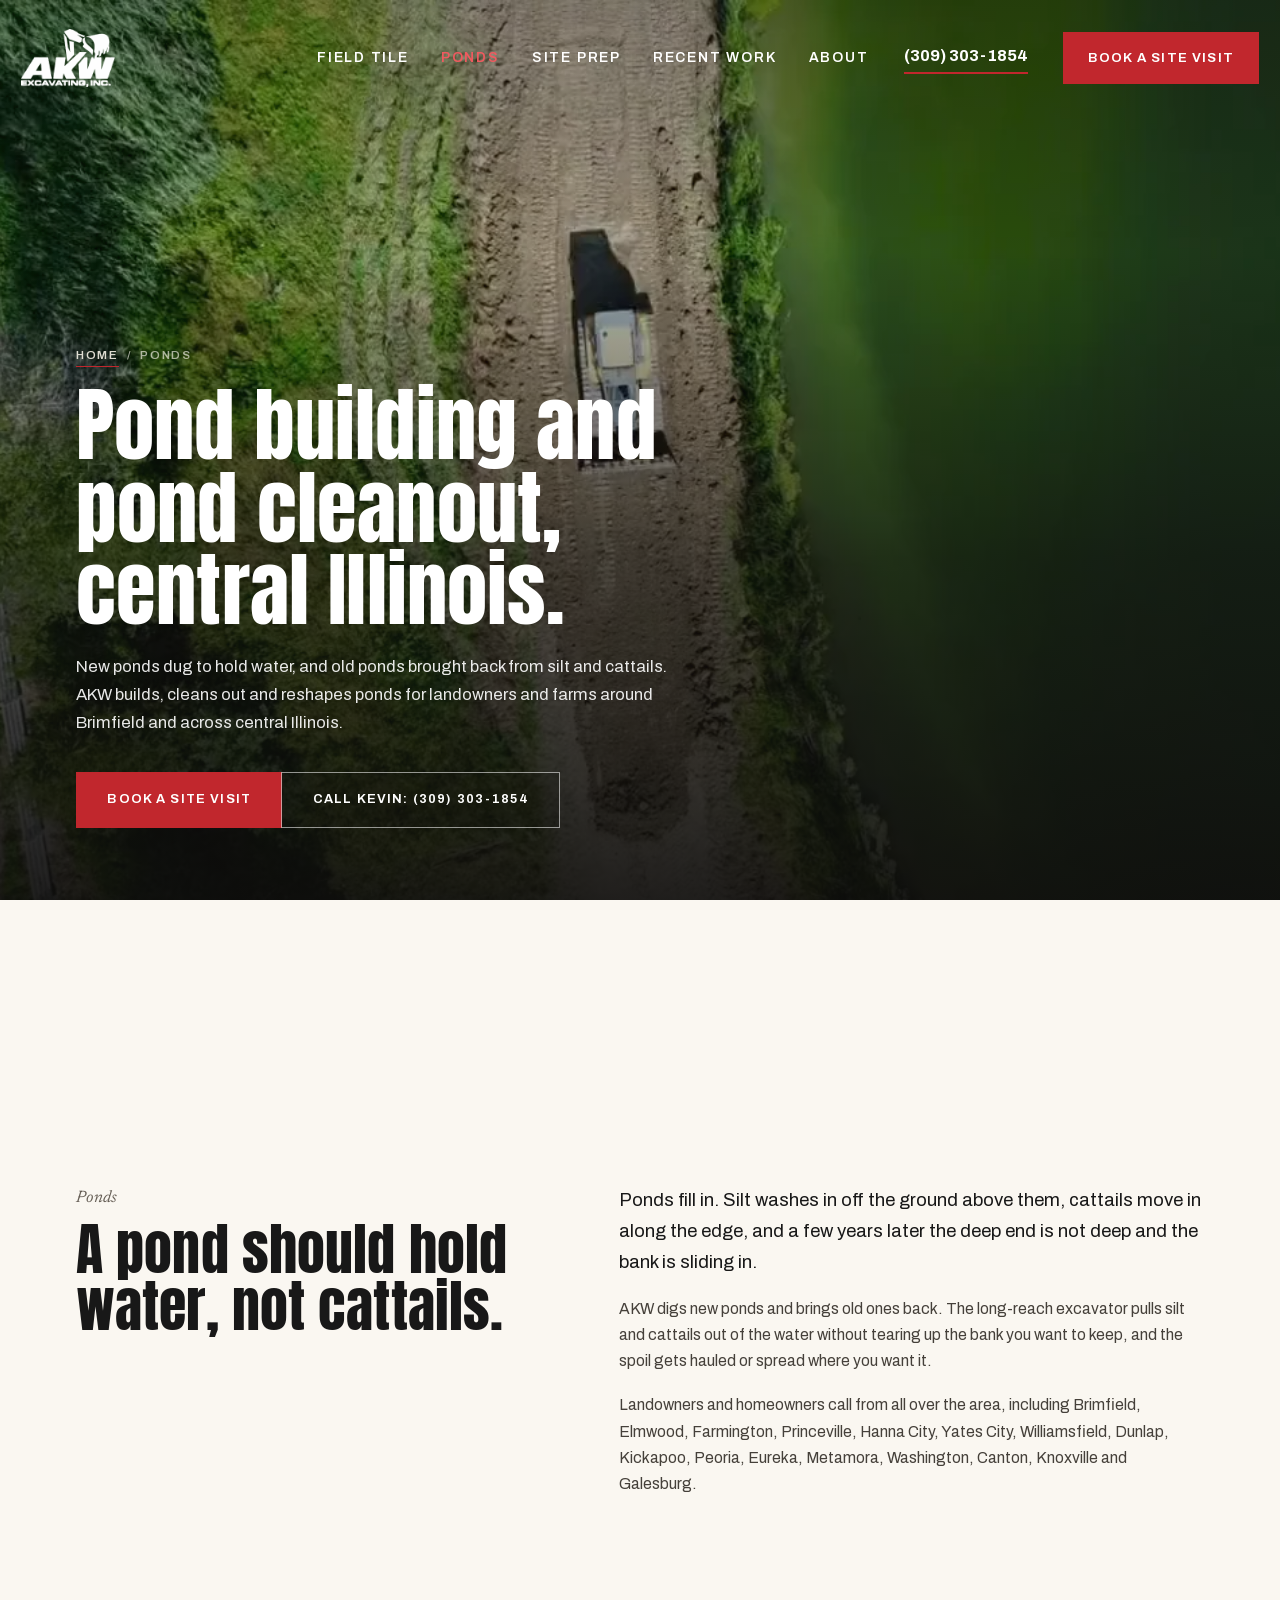
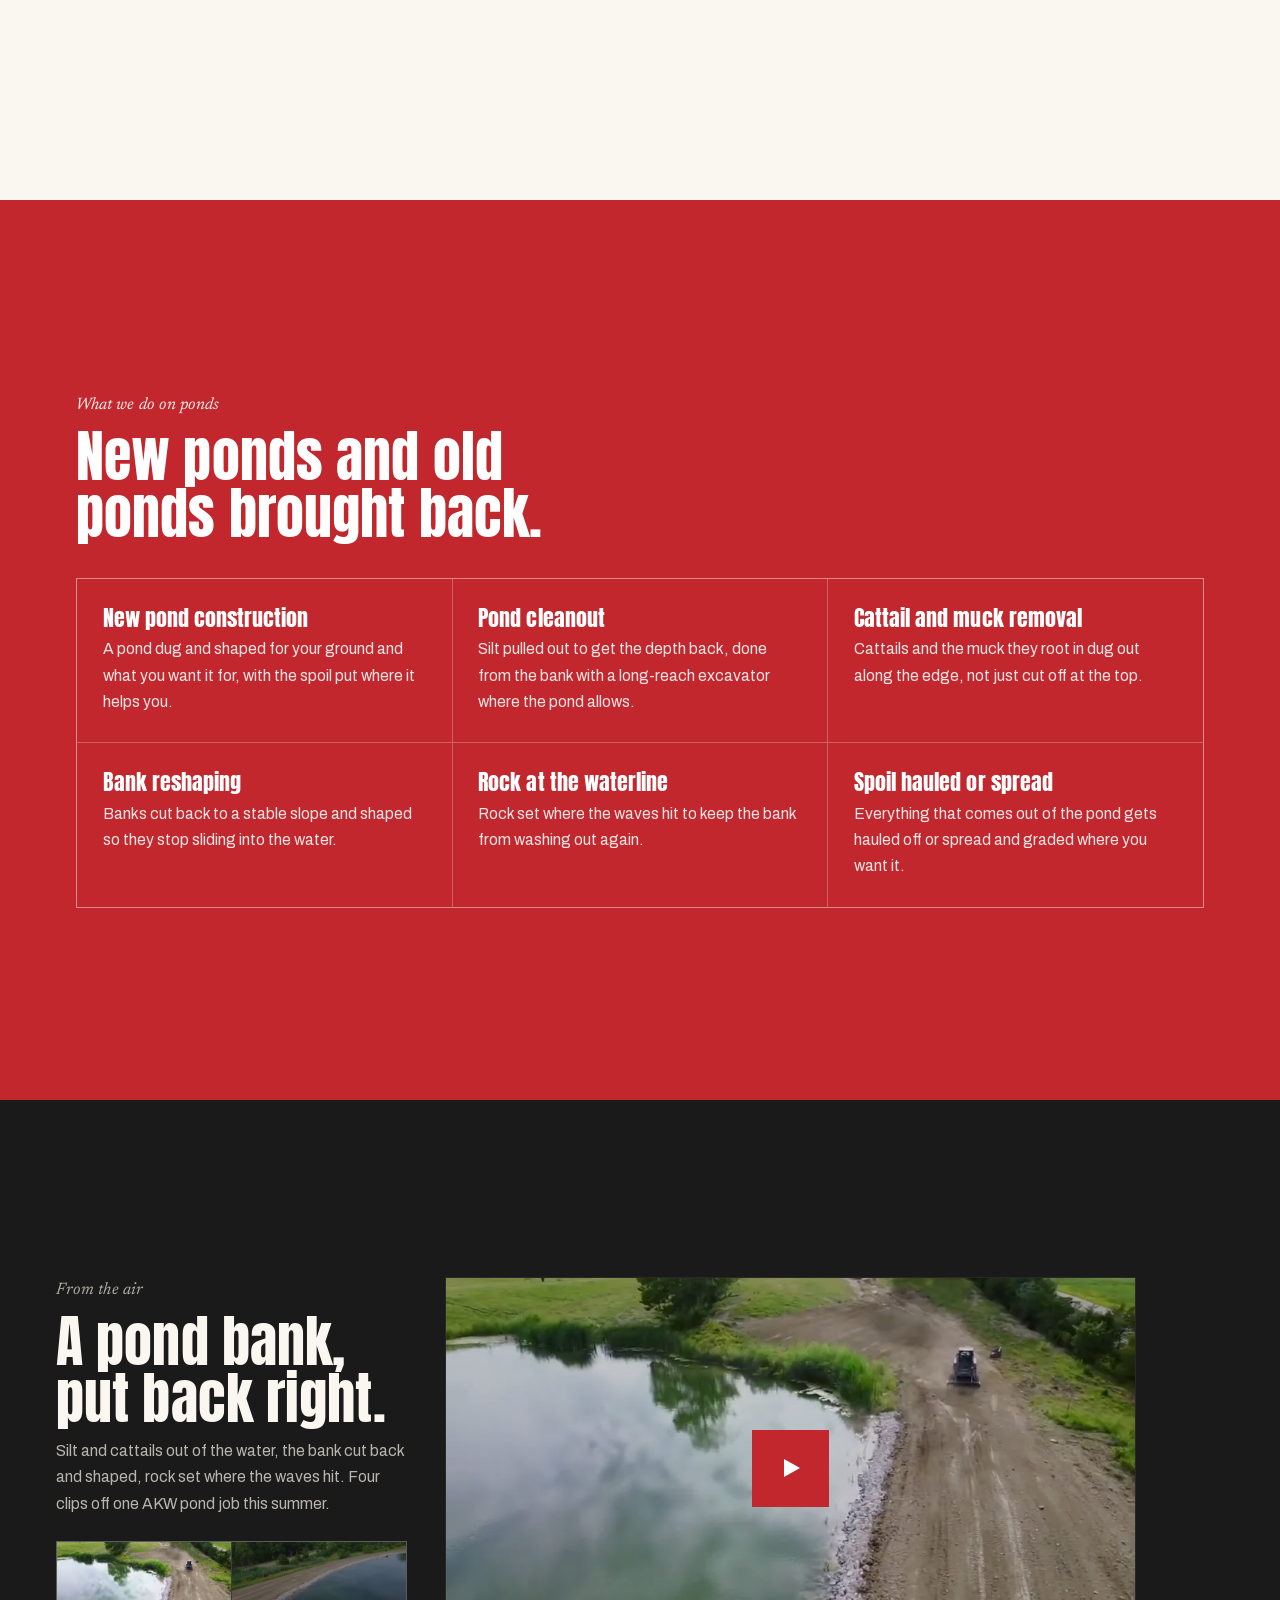
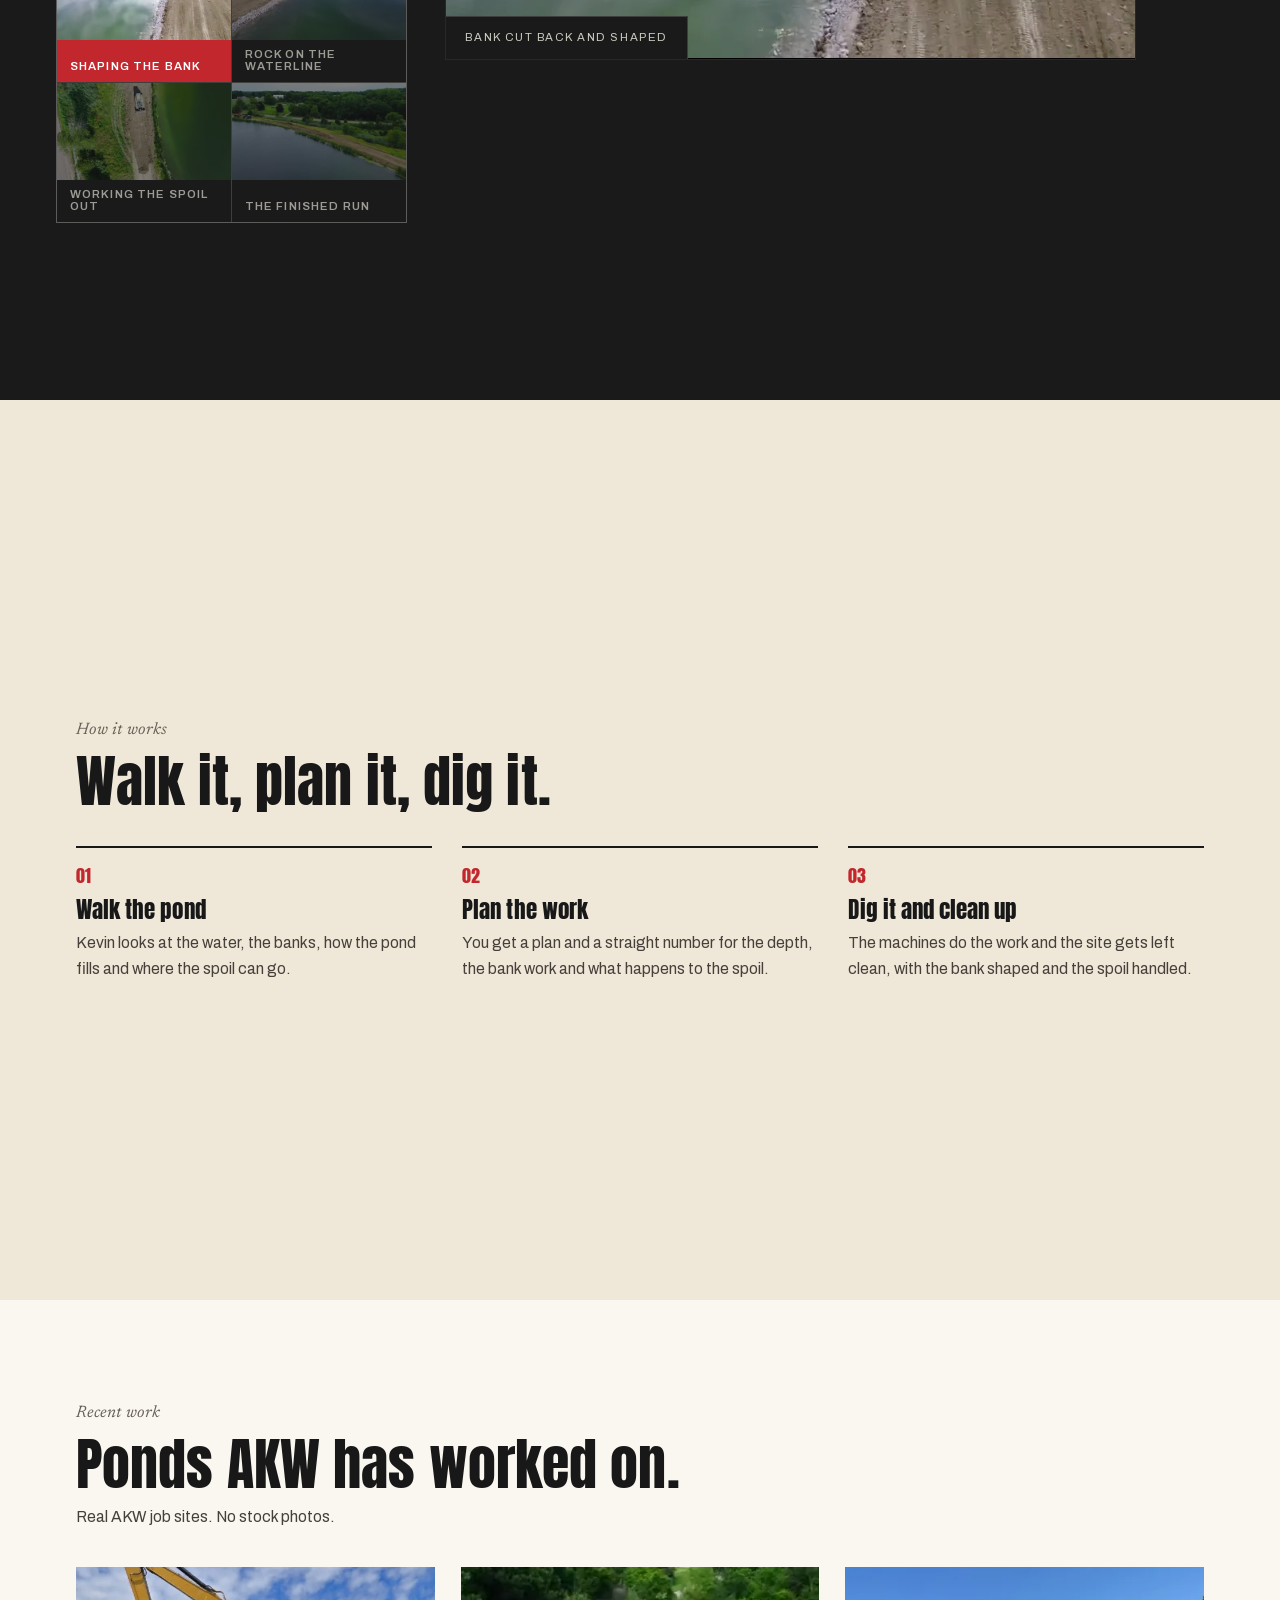
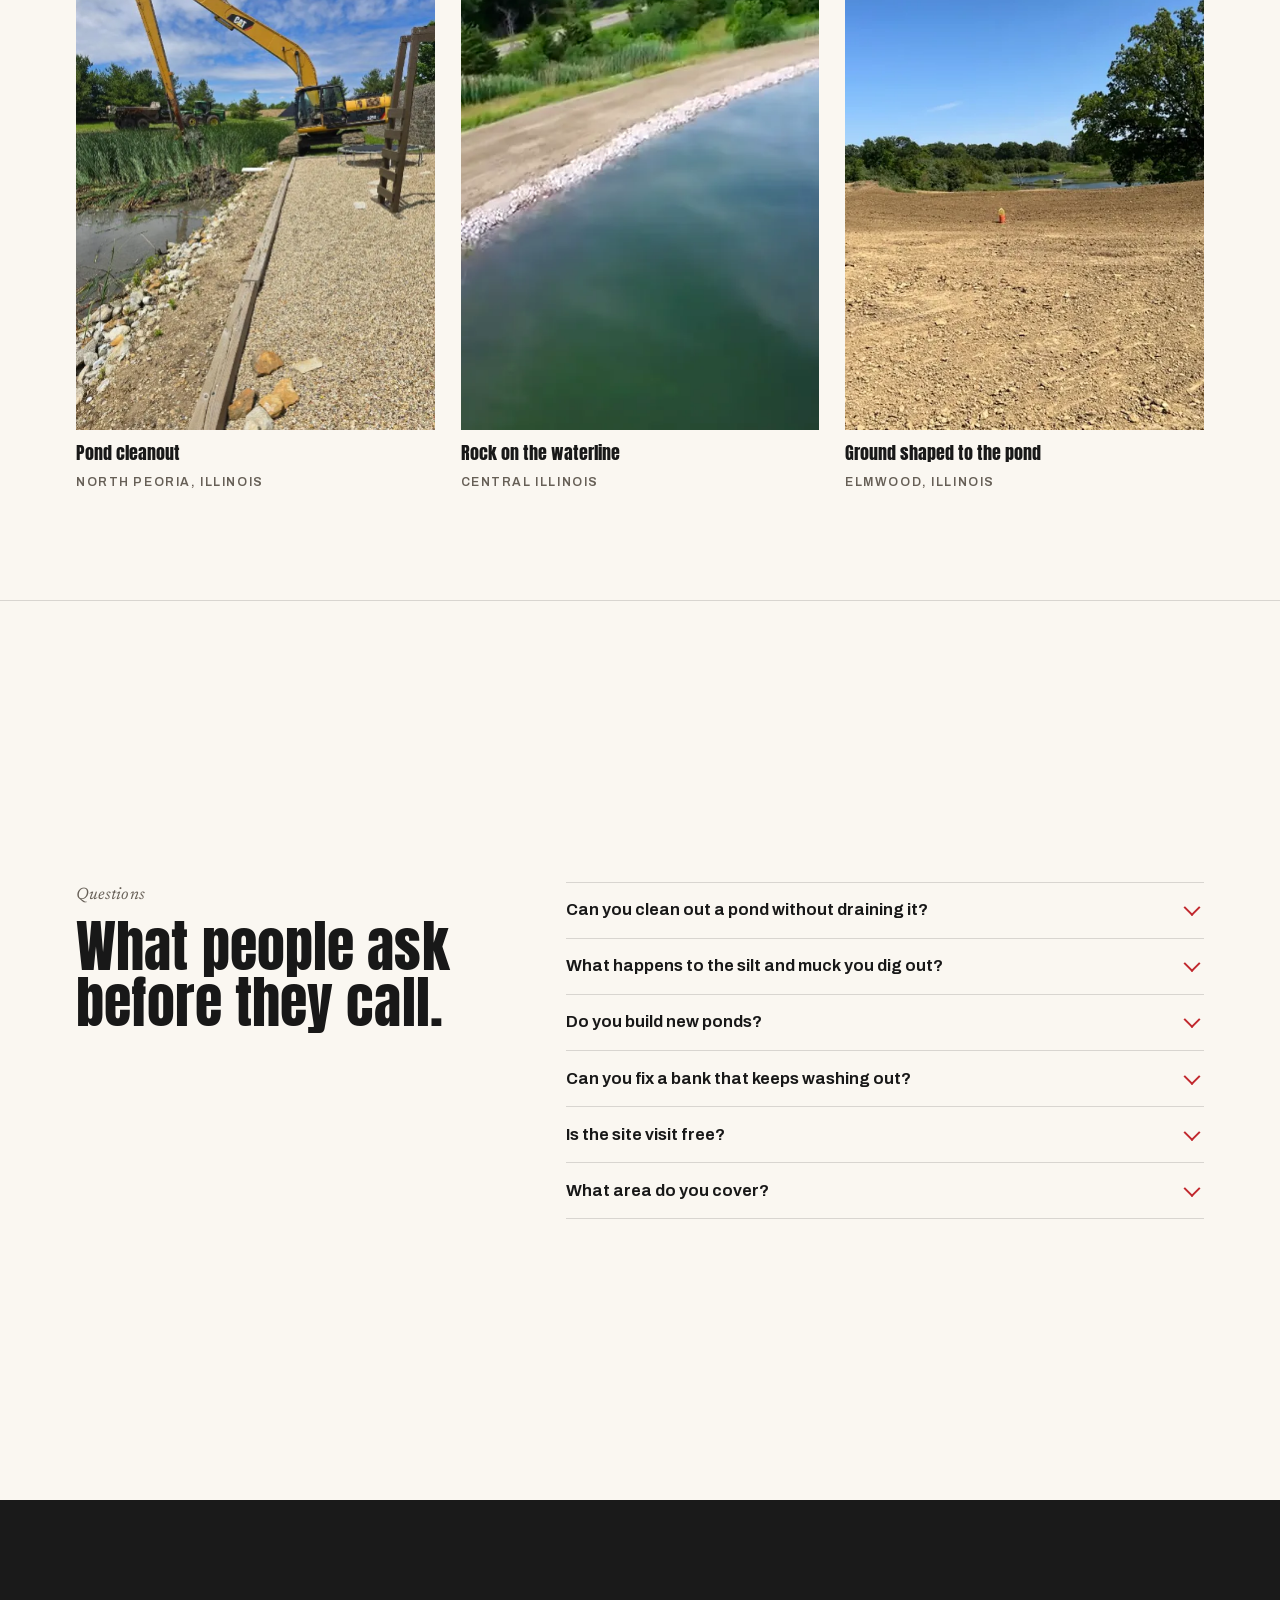
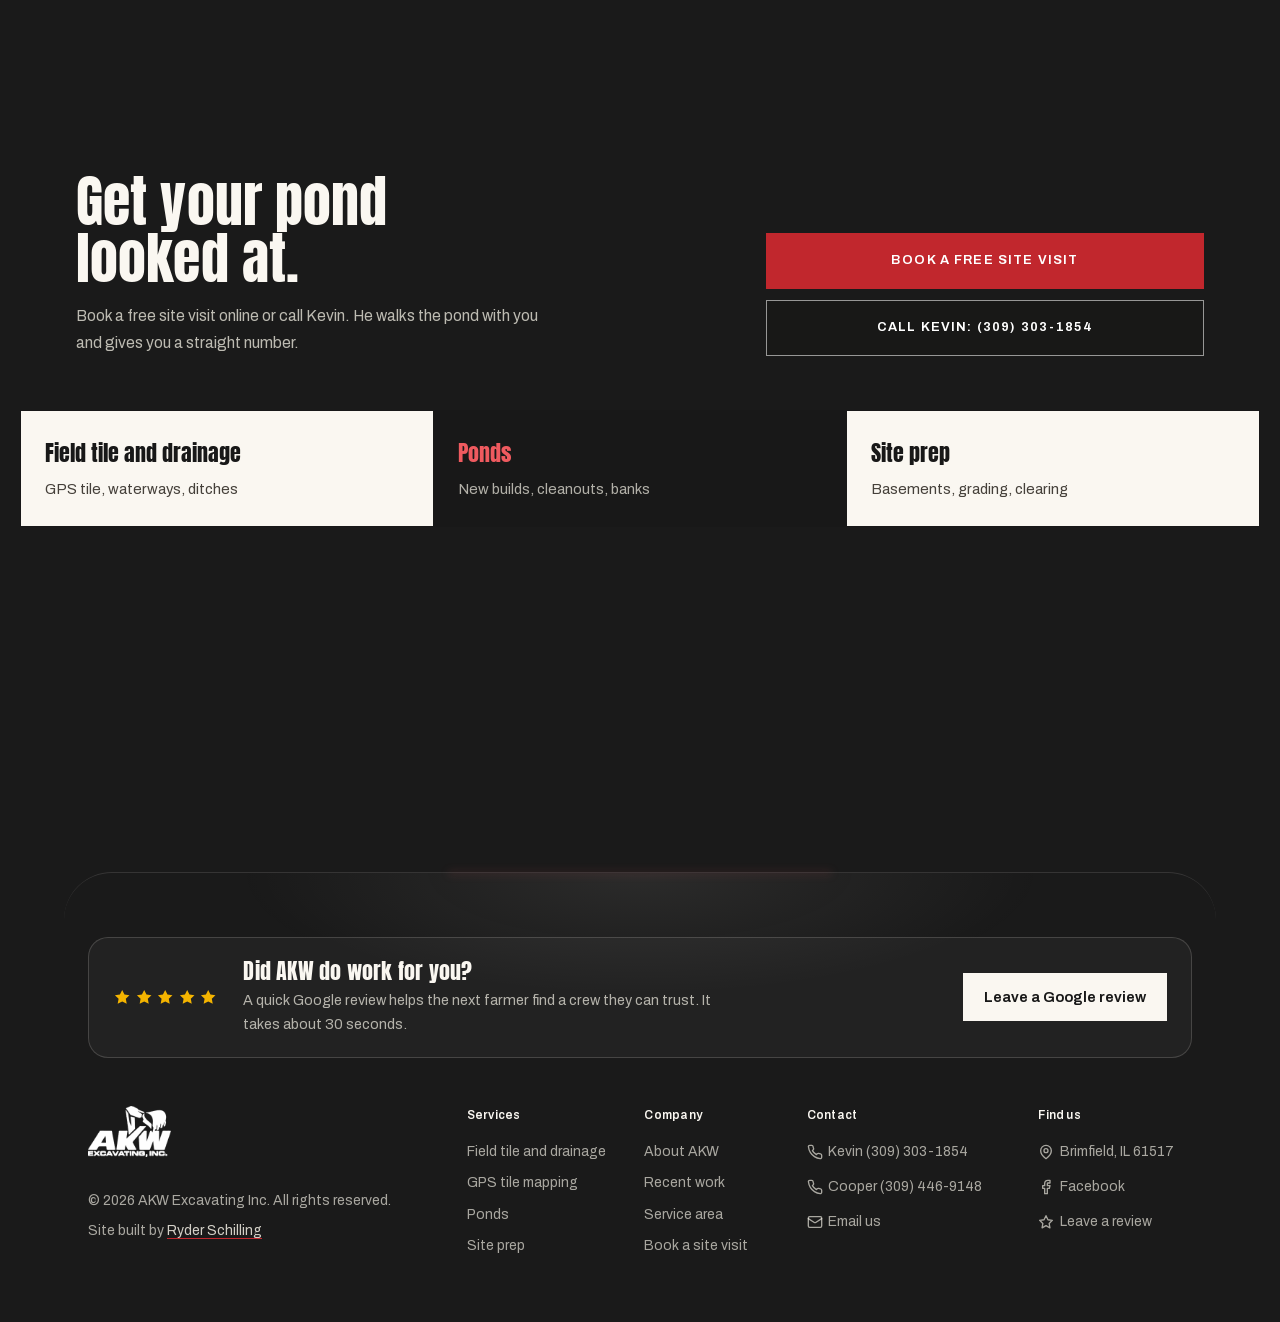
<file: ponds/index.html>
<!doctype html>
<html lang="en">
<head>
  <meta charset="utf-8">
  <meta name="viewport" content="width=device-width, initial-scale=1">
  <title>Pond Building and Pond Cleanout in Central Illinois | AKW Excavating</title>
  <meta name="description" content="New pond construction, pond cleanout, silt and cattail removal and bank repair across Peoria, Knox, Fulton, Stark and Woodford counties. AKW Excavating, Brimfield IL.">
  <meta name="robots" content="index, follow, max-snippet:-1, max-image-preview:large">
  <link rel="canonical" href="https://akw-excavating.vercel.app/ponds/">
  <meta name="geo.region" content="US-IL">
  <meta name="geo.placename" content="Brimfield, Illinois">
  <meta property="og:site_name" content="AKW Excavating Inc">
  <meta property="og:type" content="website">
  <meta property="og:locale" content="en_US">
  <meta property="og:title" content="Pond Building and Pond Cleanout in Central Illinois | AKW Excavating">
  <meta property="og:description" content="New pond construction, pond cleanout, silt and cattail removal and bank repair across Peoria, Knox, Fulton, Stark and Woodford counties. AKW Excavating, Brimfield IL.">
  <meta property="og:url" content="https://akw-excavating.vercel.app/ponds/">
  <meta property="og:image" content="https://akw-excavating.vercel.app/assets/img/hero-still-1200.jpg">
  <meta property="og:image:alt" content="Aerial view of AKW rebuilding a pond bank in central Illinois">
  <meta name="twitter:card" content="summary_large_image">
  <meta name="twitter:title" content="Pond Building and Pond Cleanout in Central Illinois | AKW Excavating">
  <meta name="twitter:description" content="New pond construction, pond cleanout, silt and cattail removal and bank repair across Peoria, Knox, Fulton, Stark and Woodford counties. AKW Excavating, Brimfield IL.">
  <meta name="twitter:image" content="https://akw-excavating.vercel.app/assets/img/hero-still-1200.jpg">
  <link rel="icon" href="/favicon.ico" sizes="16x16 32x32 48x48">
  <link rel="icon" type="image/svg+xml" href="/favicon.svg">
  <link rel="apple-touch-icon" sizes="180x180" href="/assets/img/icon-180.png">
  <link rel="manifest" href="/site.webmanifest">
  <meta name="theme-color" content="#C1272D">
  <link rel="preload" href="/assets/fonts/anton-latin.woff2" as="font" type="font/woff2" crossorigin>
  <link rel="preload" href="/assets/fonts/archivo-var-latin.woff2" as="font" type="font/woff2" crossorigin>
  <link rel="stylesheet" href="/styles.css">
  <link rel="alternate" type="text/plain" href="/llms.txt" title="AKW Excavating, plain text summary">
  <script type="application/ld+json">
{
 "@context": "https://schema.org",
 "@graph": [
  {
   "@type": "WebPage",
   "@id": "https://akw-excavating.vercel.app/ponds/#webpage",
   "url": "https://akw-excavating.vercel.app/ponds/",
   "name": "Pond Building and Pond Cleanout in Central Illinois | AKW Excavating",
   "description": "New pond construction, pond cleanout, silt and cattail removal and bank repair across Peoria, Knox, Fulton, Stark and Woodford counties. AKW Excavating, Brimfield IL.",
   "isPartOf": {
    "@id": "https://akw-excavating.vercel.app/#website"
   },
   "about": {
    "@id": "https://akw-excavating.vercel.app/ponds/#service"
   },
   "breadcrumb": {
    "@id": "https://akw-excavating.vercel.app/ponds/#crumbs"
   },
   "primaryImageOfPage": {
    "@type": "ImageObject",
    "url": "https://akw-excavating.vercel.app/assets/img/hero-still-1200.jpg"
   }
  },
  {
   "@type": "Service",
   "@id": "https://akw-excavating.vercel.app/ponds/#service",
   "name": "Pond Construction and Pond Cleanout",
   "serviceType": "Pond construction, pond cleanout, silt and cattail removal, bank repair",
   "description": "New pond construction, pond cleanouts with a long-reach excavator, cattail and silt removal, bank reshaping and rock at the waterline in central Illinois.",
   "provider": {
    "@id": "https://akw-excavating.vercel.app/#business"
   },
   "url": "https://akw-excavating.vercel.app/ponds/",
   "areaServed": [
    {
     "@type": "AdministrativeArea",
     "name": "Peoria County, Illinois"
    },
    {
     "@type": "AdministrativeArea",
     "name": "Knox County, Illinois"
    },
    {
     "@type": "AdministrativeArea",
     "name": "Fulton County, Illinois"
    },
    {
     "@type": "AdministrativeArea",
     "name": "Stark County, Illinois"
    },
    {
     "@type": "AdministrativeArea",
     "name": "Woodford County, Illinois"
    }
   ],
   "hasOfferCatalog": {
    "@type": "OfferCatalog",
    "name": "Pond Construction and Pond Cleanout",
    "itemListElement": [
     {
      "@type": "Offer",
      "itemOffered": {
       "@type": "Service",
       "name": "New pond construction"
      }
     },
     {
      "@type": "Offer",
      "itemOffered": {
       "@type": "Service",
       "name": "Pond cleanout"
      }
     },
     {
      "@type": "Offer",
      "itemOffered": {
       "@type": "Service",
       "name": "Cattail and muck removal"
      }
     },
     {
      "@type": "Offer",
      "itemOffered": {
       "@type": "Service",
       "name": "Bank reshaping"
      }
     },
     {
      "@type": "Offer",
      "itemOffered": {
       "@type": "Service",
       "name": "Rock at the waterline"
      }
     },
     {
      "@type": "Offer",
      "itemOffered": {
       "@type": "Service",
       "name": "Spoil hauled or spread"
      }
     }
    ]
   }
  },
  {
   "@type": "BreadcrumbList",
   "@id": "https://akw-excavating.vercel.app/ponds/#crumbs",
   "itemListElement": [
    {
     "@type": "ListItem",
     "position": 1,
     "name": "Home",
     "item": "https://akw-excavating.vercel.app/"
    },
    {
     "@type": "ListItem",
     "position": 2,
     "name": "Ponds",
     "item": "https://akw-excavating.vercel.app/ponds/"
    }
   ]
  },
  {
   "@type": "FAQPage",
   "@id": "https://akw-excavating.vercel.app/ponds/#faq",
   "mainEntity": [
    {
     "@type": "Question",
     "name": "Can you clean out a pond without draining it?",
     "acceptedAnswer": {
      "@type": "Answer",
      "text": "Often, yes. A long-reach excavator can pull silt and cattails from the bank while the water stays in. Whether that works for your pond depends on its size and depth, which Kevin will tell you after he walks it."
     }
    },
    {
     "@type": "Question",
     "name": "What happens to the silt and muck you dig out?",
     "acceptedAnswer": {
      "@type": "Answer",
      "text": "It gets hauled off or spread and graded on your property, whichever you prefer. That gets settled before the work starts."
     }
    },
    {
     "@type": "Question",
     "name": "Do you build new ponds?",
     "acceptedAnswer": {
      "@type": "Answer",
      "text": "Yes. AKW digs new ponds and shapes the banks and the spoil around them."
     }
    },
    {
     "@type": "Question",
     "name": "Can you fix a bank that keeps washing out?",
     "acceptedAnswer": {
      "@type": "Answer",
      "text": "Yes. Banks get cut back to a stable slope, and rock can be set along the waterline where the waves hit."
     }
    },
    {
     "@type": "Question",
     "name": "Is the site visit free?",
     "acceptedAnswer": {
      "@type": "Answer",
      "text": "Yes. The site visit and the estimate are free and there is no obligation."
     }
    },
    {
     "@type": "Question",
     "name": "What area do you cover?",
     "acceptedAnswer": {
      "@type": "Answer",
      "text": "AKW works out of Brimfield, Illinois and covers Peoria, Knox, Fulton, Stark and Woodford counties, including Brimfield, Elmwood, Farmington, Princeville, Hanna City, Yates City, Williamsfield, Dunlap, Kickapoo, Peoria, Eureka, Metamora, Washington, Canton, Knoxville and Galesburg."
     }
    }
   ]
  }
 ]
}
  </script>
  <script async src="https://pulse.ryderschilling.com/p.js" data-site="ps_akw"></script>
</head>
<body>
<a class="skip" href="#main">Skip to content</a>

<header class="nav" id="nav">
  <div class="container nav__inner">
    <div class="nav__line" aria-hidden="true"></div>
    <a href="/" class="nav__logo" data-fa style="--fa-d:0.1s" aria-label="AKW Excavating home">
      <img src="/assets/img/akw-logo-white.png" alt="AKW Excavating Inc" width="560" height="346">
    </a>
    <nav class="nav__links" aria-label="Main" data-fa style="--fa-d:0.2s">
      <a href="/farm-drainage/">Field Tile</a>
      <a href="/ponds/" aria-current="page">Ponds</a>
      <a href="/site-prep/">Site Prep</a>
      <a href="/work/">Recent Work</a>
      <a href="/about/">About</a>
    </nav>
    <a href="tel:+13093031854" class="nav__phone" data-fa style="--fa-d:0.3s">(309) 303-1854</a>
    <a href="/book/" class="btn btn--accent nav__cta" data-fa style="--fa-d:0.4s">Book a site visit</a>
    <button class="nav__burger" id="burger" data-fa style="--fa-d:0.4s" aria-label="Open menu" aria-expanded="false" aria-controls="mobilemenu">
      <span></span><span></span><span></span>
    </button>
  </div>
</header>

<div class="mmenu" id="mobilemenu" hidden>
  <nav aria-label="Mobile">
    <a href="/farm-drainage/">Field Tile and Drainage</a>
    <a href="/ponds/">Ponds</a>
    <a href="/site-prep/">Site Prep</a>
    <a href="/work/">Recent Work</a>
    <a href="/about/">About</a>
    <a href="/book/" class="mmenu__book">Book a site visit</a>
    <a href="tel:+13093031854" class="mmenu__phone">Call Kevin: (309) 303-1854</a>
  </nav>
</div>

<main id="main">

  <section class="phero">
    <picture class="phero__media"><source srcset="/assets/img/hero-still-640.webp 640w, /assets/img/hero-still-1200.webp 1200w" sizes="100vw" type="image/webp"><img src="/assets/img/hero-still-1200.jpg" alt="Aerial view straight down on a dozer pushing pond spoil back off the water along a rebuilt bank" width="1200" height="668" fetchpriority="high"></picture>
    <div class="phero__scrim" aria-hidden="true"></div>
    <div class="container phero__content">
      <nav class="crumbs" aria-label="Breadcrumb"><a href="/">Home</a><span aria-hidden="true">/</span><span aria-current="page">Ponds</span></nav>
      <h1>Pond building and pond cleanout, central Illinois.</h1>
      <p class="phero__sub">New ponds dug to hold water, and old ponds brought back from silt and cattails. AKW builds, cleans out and reshapes ponds for landowners and farms around Brimfield and across central Illinois.</p>
      <div class="phero__actions">
        <a href="/book/#book-ponds" class="btn btn--accent">Book a site visit</a>
        <a href="tel:+13093031854" class="btn btn--line">Call Kevin: (309) 303-1854</a>
      </div>
    </div>
  </section>

  <section class="pintro">
    <div class="container pintro__inner">
      <div data-reveal><p class="eyebrow">Ponds</p><h2>A pond should hold water, not cattails.</h2></div>
      <div class="pintro__copy" data-reveal><p>Ponds fill in. Silt washes in off the ground above them, cattails move in along the edge, and a few years later the deep end is not deep and the bank is sliding in.</p><p>AKW digs new ponds and brings old ones back. The long-reach excavator pulls silt and cattails out of the water without tearing up the bank you want to keep, and the spoil gets hauled or spread where you want it.</p><p>Landowners and homeowners call from all over the area, including Brimfield, Elmwood, Farmington, Princeville, Hanna City, Yates City, Williamsfield, Dunlap, Kickapoo, Peoria, Eureka, Metamora, Washington, Canton, Knoxville and Galesburg.</p></div>
    </div>
  </section>

  <section class="scope">
    <div class="container">
      <div class="section-head" data-reveal><p class="eyebrow">What we do on ponds</p><h2>New ponds and old ponds brought back.</h2></div>
      <div class="scope__grid"><article class="scope__item" data-reveal><h3>New pond construction</h3><p>A pond dug and shaped for your ground and what you want it for, with the spoil put where it helps you.</p></article><article class="scope__item" data-reveal><h3>Pond cleanout</h3><p>Silt pulled out to get the depth back, done from the bank with a long-reach excavator where the pond allows.</p></article><article class="scope__item" data-reveal><h3>Cattail and muck removal</h3><p>Cattails and the muck they root in dug out along the edge, not just cut off at the top.</p></article><article class="scope__item" data-reveal><h3>Bank reshaping</h3><p>Banks cut back to a stable slope and shaped so they stop sliding into the water.</p></article><article class="scope__item" data-reveal><h3>Rock at the waterline</h3><p>Rock set where the waves hit to keep the bank from washing out again.</p></article><article class="scope__item" data-reveal><h3>Spoil hauled or spread</h3><p>Everything that comes out of the pond gets hauled off or spread and graded where you want it.</p></article></div>
    </div>
  </section>

  <!-- ============ AERIAL REEL ============ -->
  <section class="reel" id="reel">
    <div class="container">
      <div class="section-head section-head--light" data-reveal>
        <p class="eyebrow eyebrow--light">From the air</p>
        <h2>A pond bank, put back right.</h2>
        <p class="section-sub">Silt and cattails out of the water, the bank cut back and shaped, rock set where the waves hit. Four clips off one AKW pond job this summer.</p>
      </div>
      <div class="reel__stage" data-reveal>
        <video id="reelVideo" class="reel__video" poster="/assets/img/pond-air-1-poster.webp" width="1000" height="552" muted loop playsinline preload="none" aria-label="Aerial footage of AKW Excavating rebuilding a pond bank"></video>
        <button type="button" class="reel__toggle" id="reelToggle" aria-label="Play the clip"><span aria-hidden="true"></span></button>
        <p class="reel__cap" id="reelCap">Bank cut back and shaped</p>
      </div>
      <ol class="reel__list" data-reveal>
          <li>
            <button type="button" class="rthumb is-active" aria-pressed="true" data-src="/assets/video/pond-air-1.mp4" data-poster="/assets/img/pond-air-1-poster.webp" data-cap="Bank cut back and shaped">
              <img src="/assets/img/pond-air-1-thumb.webp" alt="" width="440" height="242" loading="lazy">
              <span class="rthumb__t">Shaping the bank</span>
            </button>
          </li>
          <li>
            <button type="button" class="rthumb" aria-pressed="false" data-src="/assets/video/pond-air-2.mp4" data-poster="/assets/img/pond-air-2-poster.webp" data-cap="Rock set where the water hits">
              <img src="/assets/img/pond-air-2-thumb.webp" alt="" width="440" height="242" loading="lazy">
              <span class="rthumb__t">Rock on the waterline</span>
            </button>
          </li>
          <li>
            <button type="button" class="rthumb" aria-pressed="false" data-src="/assets/video/pond-air-3.mp4" data-poster="/assets/img/pond-air-3-poster.webp" data-cap="Spoil pushed back off the water">
              <img src="/assets/img/pond-air-3-thumb.webp" alt="" width="440" height="246" loading="lazy">
              <span class="rthumb__t">Working the spoil out</span>
            </button>
          </li>
          <li>
            <button type="button" class="rthumb" aria-pressed="false" data-src="/assets/video/pond-air-4.mp4" data-poster="/assets/img/pond-air-4-poster.webp" data-cap="The finished bank, end to end">
              <img src="/assets/img/pond-air-4-thumb.webp" alt="" width="440" height="242" loading="lazy">
              <span class="rthumb__t">The finished run</span>
            </button>
          </li>
      </ol>
    </div>
  </section>


  <section class="steps">
    <div class="container">
      <div class="section-head" data-reveal><p class="eyebrow">How it works</p><h2>Walk it, plan it, dig it.</h2></div>
      <ol class="steps__list"><li data-reveal><h3>Walk the pond</h3><p>Kevin looks at the water, the banks, how the pond fills and where the spoil can go.</p></li><li data-reveal><h3>Plan the work</h3><p>You get a plan and a straight number for the depth, the bank work and what happens to the spoil.</p></li><li data-reveal><h3>Dig it and clean up</h3><p>The machines do the work and the site gets left clean, with the bank shaped and the spoil handled.</p></li></ol>
    </div>
  </section>

  <section class="proof">
    <div class="container">
      <div class="section-head" data-reveal><p class="eyebrow">Recent work</p><h2>Ponds AKW has worked on.</h2><p class="section-sub">Real AKW job sites. No stock photos.</p></div>
      <div class="proof__grid"><figure class="job job--portrait" data-reveal><img src="/assets/img/pond-cleanout-north-peoria-760.webp" alt="CAT 325D long-reach excavator pulling silt and cattails from a pond edge in North Peoria, Illinois" width="720" height="960" loading="lazy"><figcaption><strong>Pond cleanout</strong><span>North Peoria, Illinois</span><em>Silt and cattails hauled off, bank left clean.</em></figcaption></figure><figure class="job" data-reveal><img src="/assets/img/pond-air-2-poster.webp" alt="Aerial view of rock set along a rebuilt pond bank in central Illinois" width="1000" height="552" loading="lazy"><figcaption><strong>Rock on the waterline</strong><span>Central Illinois</span><em>Rock set where the waves hit.</em></figcaption></figure><figure class="job" data-reveal><img src="/assets/img/field-tile-elmwood-760.webp" alt="Graded ground sloping to a farm pond in Elmwood, Illinois" width="760" height="570" loading="lazy"><figcaption><strong>Ground shaped to the pond</strong><span>Elmwood, Illinois</span><em>Trees out and ground graded down to the water.</em></figcaption></figure></div>
    </div>
  </section>

  <section class="faq" id="faq">
    <div class="container faq__inner">
      <div data-reveal><p class="eyebrow">Questions</p><h2>What people ask before they call.</h2></div>
      <div class="faq__list" data-reveal><details><summary>Can you clean out a pond without draining it?</summary><p>Often, yes. A long-reach excavator can pull silt and cattails from the bank while the water stays in. Whether that works for your pond depends on its size and depth, which Kevin will tell you after he walks it.</p></details><details><summary>What happens to the silt and muck you dig out?</summary><p>It gets hauled off or spread and graded on your property, whichever you prefer. That gets settled before the work starts.</p></details><details><summary>Do you build new ponds?</summary><p>Yes. AKW digs new ponds and shapes the banks and the spoil around them.</p></details><details><summary>Can you fix a bank that keeps washing out?</summary><p>Yes. Banks get cut back to a stable slope, and rock can be set along the waterline where the waves hit.</p></details><details><summary>Is the site visit free?</summary><p>Yes. The site visit and the estimate are free and there is no obligation.</p></details><details><summary>What area do you cover?</summary><p>AKW works out of Brimfield, Illinois and covers Peoria, Knox, Fulton, Stark and Woodford counties, including Brimfield, Elmwood, Farmington, Princeville, Hanna City, Yates City, Williamsfield, Dunlap, Kickapoo, Peoria, Eureka, Metamora, Washington, Canton, Knoxville and Galesburg.</p></details></div>
    </div>
  </section>

  <section class="ctaband">
    <div class="container ctaband__inner">
      <div data-reveal><h2>Get your pond looked at.</h2><p>Book a free site visit online or call Kevin. He walks the pond with you and gives you a straight number.</p></div>
      <div class="ctaband__actions" data-reveal>
        <a href="/book/#book-ponds" class="btn btn--accent">Book a free site visit</a>
        <a href="tel:+13093031854" class="btn btn--line">Call Kevin: (309) 303-1854</a>
      </div>
    </div>
    <nav class="container xlinks" aria-label="Other services"><div class="xlinks__grid"><a href="/farm-drainage/"><strong>Field tile and drainage</strong><span>GPS tile, waterways, ditches</span></a><a href="/ponds/" aria-current="page"><strong>Ponds</strong><span>New builds, cleanouts, banks</span></a><a href="/site-prep/"><strong>Site prep</strong><span>Basements, grading, clearing</span></a></div></nav>
  </section>

</main>

<footer class="sfoot">
  <div class="sfoot__panel">
    <div class="sfoot__line" aria-hidden="true"></div>
    <div class="sfoot__review" data-fa style="--fa-d:0s">
      <div class="sfoot__stars" aria-hidden="true"><svg viewBox="0 0 24 24"><path d="M12 2.5l2.94 6.1 6.56.9-4.8 4.6 1.2 6.6L12 17.5l-5.9 3.2 1.2-6.6-4.8-4.6 6.56-.9z"/></svg><svg viewBox="0 0 24 24"><path d="M12 2.5l2.94 6.1 6.56.9-4.8 4.6 1.2 6.6L12 17.5l-5.9 3.2 1.2-6.6-4.8-4.6 6.56-.9z"/></svg><svg viewBox="0 0 24 24"><path d="M12 2.5l2.94 6.1 6.56.9-4.8 4.6 1.2 6.6L12 17.5l-5.9 3.2 1.2-6.6-4.8-4.6 6.56-.9z"/></svg><svg viewBox="0 0 24 24"><path d="M12 2.5l2.94 6.1 6.56.9-4.8 4.6 1.2 6.6L12 17.5l-5.9 3.2 1.2-6.6-4.8-4.6 6.56-.9z"/></svg><svg viewBox="0 0 24 24"><path d="M12 2.5l2.94 6.1 6.56.9-4.8 4.6 1.2 6.6L12 17.5l-5.9 3.2 1.2-6.6-4.8-4.6 6.56-.9z"/></svg></div>
      <div class="sfoot__rcopy">
        <p class="sfoot__rtitle">Did AKW do work for you?</p>
        <p class="sfoot__rsub">A quick Google review helps the next farmer find a crew they can trust. It takes about 30 seconds.</p>
      </div>
      <a class="sfoot__rbtn" href="https://g.page/r/CcS0IMLXIvmFEBM/review" target="_blank" rel="noopener" data-track="review">Leave a Google review<span class="sr-only"> (opens in a new tab)</span></a>
    </div>
    <div class="sfoot__grid">
      <div class="sfoot__brand" data-fa style="--fa-d:0.1s">
        <a href="/" class="sfoot__logo" aria-label="AKW Excavating home"><img src="/assets/img/akw-logo-white.png" alt="AKW Excavating Inc" width="560" height="346" loading="lazy"></a>
        <p class="sfoot__copy">&copy; <span id="year">2026</span> AKW Excavating Inc. All rights reserved.</p>
        <p class="sfoot__credit">Site built by <a href="https://ryderschilling.com" rel="noopener">Ryder Schilling</a></p>
      </div>
      <div class="sfoot__cols">
        <div data-fa style="--fa-d:0.1s">
          <h2 class="sfoot__head">Services</h2>
          <ul class="sfoot__list">
            <li><a href="/farm-drainage/">Field tile and drainage</a></li>
            <li><a href="/farm-drainage/#gps">GPS tile mapping</a></li>
            <li><a href="/ponds/">Ponds</a></li>
            <li><a href="/site-prep/">Site prep</a></li>
          </ul>
        </div>
        <div data-fa style="--fa-d:0.2s">
          <h2 class="sfoot__head">Company</h2>
          <ul class="sfoot__list">
            <li><a href="/about/">About AKW</a></li>
            <li><a href="/work/">Recent work</a></li>
            <li><a href="/service-area/">Service area</a></li>
            <li><a href="/book/">Book a site visit</a></li>
          </ul>
        </div>
        <div data-fa style="--fa-d:0.3s">
          <h2 class="sfoot__head">Contact</h2>
          <ul class="sfoot__list">
            <li><a href="tel:+13093031854"><svg class="sfoot__icon" viewBox="0 0 24 24" aria-hidden="true"><path d="M22 16.92v3a2 2 0 0 1-2.18 2 19.79 19.79 0 0 1-8.63-3.07 19.5 19.5 0 0 1-6-6 19.79 19.79 0 0 1-3.07-8.67A2 2 0 0 1 4.11 2h3a2 2 0 0 1 2 1.72 12.84 12.84 0 0 0 .7 2.81 2 2 0 0 1-.45 2.11L8.09 9.91a16 16 0 0 0 6 6l1.27-1.27a2 2 0 0 1 2.11-.45 12.84 12.84 0 0 0 2.81.7A2 2 0 0 1 22 16.92z"/></svg>Kevin (309) 303-1854</a></li>
            <li><a href="tel:+13094469148"><svg class="sfoot__icon" viewBox="0 0 24 24" aria-hidden="true"><path d="M22 16.92v3a2 2 0 0 1-2.18 2 19.79 19.79 0 0 1-8.63-3.07 19.5 19.5 0 0 1-6-6 19.79 19.79 0 0 1-3.07-8.67A2 2 0 0 1 4.11 2h3a2 2 0 0 1 2 1.72 12.84 12.84 0 0 0 .7 2.81 2 2 0 0 1-.45 2.11L8.09 9.91a16 16 0 0 0 6 6l1.27-1.27a2 2 0 0 1 2.11-.45 12.84 12.84 0 0 0 2.81.7A2 2 0 0 1 22 16.92z"/></svg>Cooper (309) 446-9148</a></li>
            <li><a href="mailto:Akwexcavating1@gmail.com"><svg class="sfoot__icon" viewBox="0 0 24 24" aria-hidden="true"><rect width="20" height="16" x="2" y="4" rx="2"/><path d="m22 7-8.97 5.7a1.94 1.94 0 0 1-2.06 0L2 7"/></svg>Email us</a></li>
          </ul>
        </div>
        <div data-fa style="--fa-d:0.4s">
          <h2 class="sfoot__head">Find us</h2>
          <ul class="sfoot__list">
            <li><a href="/service-area/"><svg class="sfoot__icon" viewBox="0 0 24 24" aria-hidden="true"><path d="M20 10c0 6-8 12-8 12s-8-6-8-12a8 8 0 0 1 16 0Z"/><circle cx="12" cy="10" r="3"/></svg>Brimfield, IL 61517</a></li>
            <li><a href="https://www.facebook.com/61577637825279" rel="noopener"><svg class="sfoot__icon" viewBox="0 0 24 24" aria-hidden="true"><path d="M18 2h-3a5 5 0 0 0-5 5v3H7v4h3v8h4v-8h3l1-4h-4V7a1 1 0 0 1 1-1h3z"/></svg>Facebook</a></li>
            <li><a href="https://g.page/r/CcS0IMLXIvmFEBM/review" target="_blank" rel="noopener" data-track="review"><svg class="sfoot__icon" viewBox="0 0 24 24" aria-hidden="true"><path d="M12 2.5l2.94 6.1 6.56.9-4.8 4.6 1.2 6.6L12 17.5l-5.9 3.2 1.2-6.6-4.8-4.6 6.56-.9z"/></svg>Leave a review<span class="sr-only"> (opens in a new tab)</span></a></li>
          </ul>
        </div>
      </div>
    </div>
  </div>
</footer>

<script src="/script.js" defer></script>
</body>
</html>
</file>
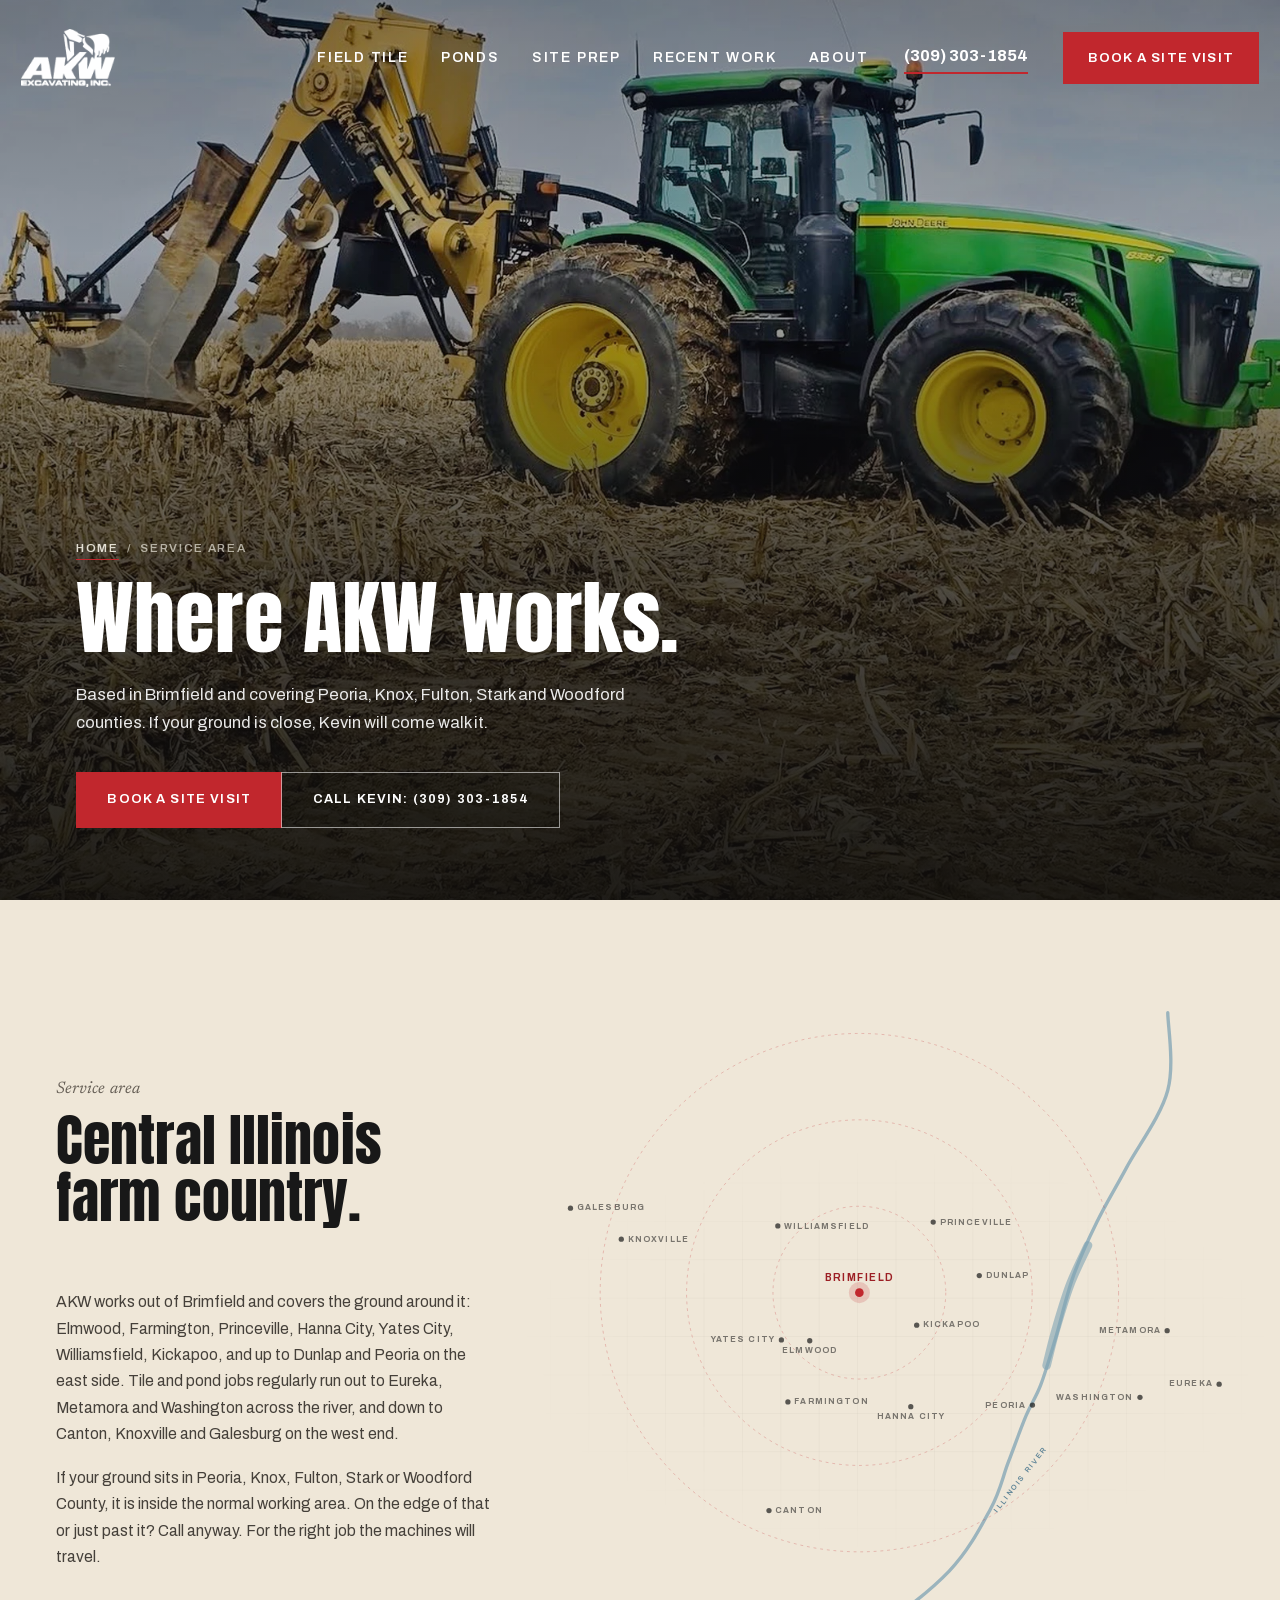
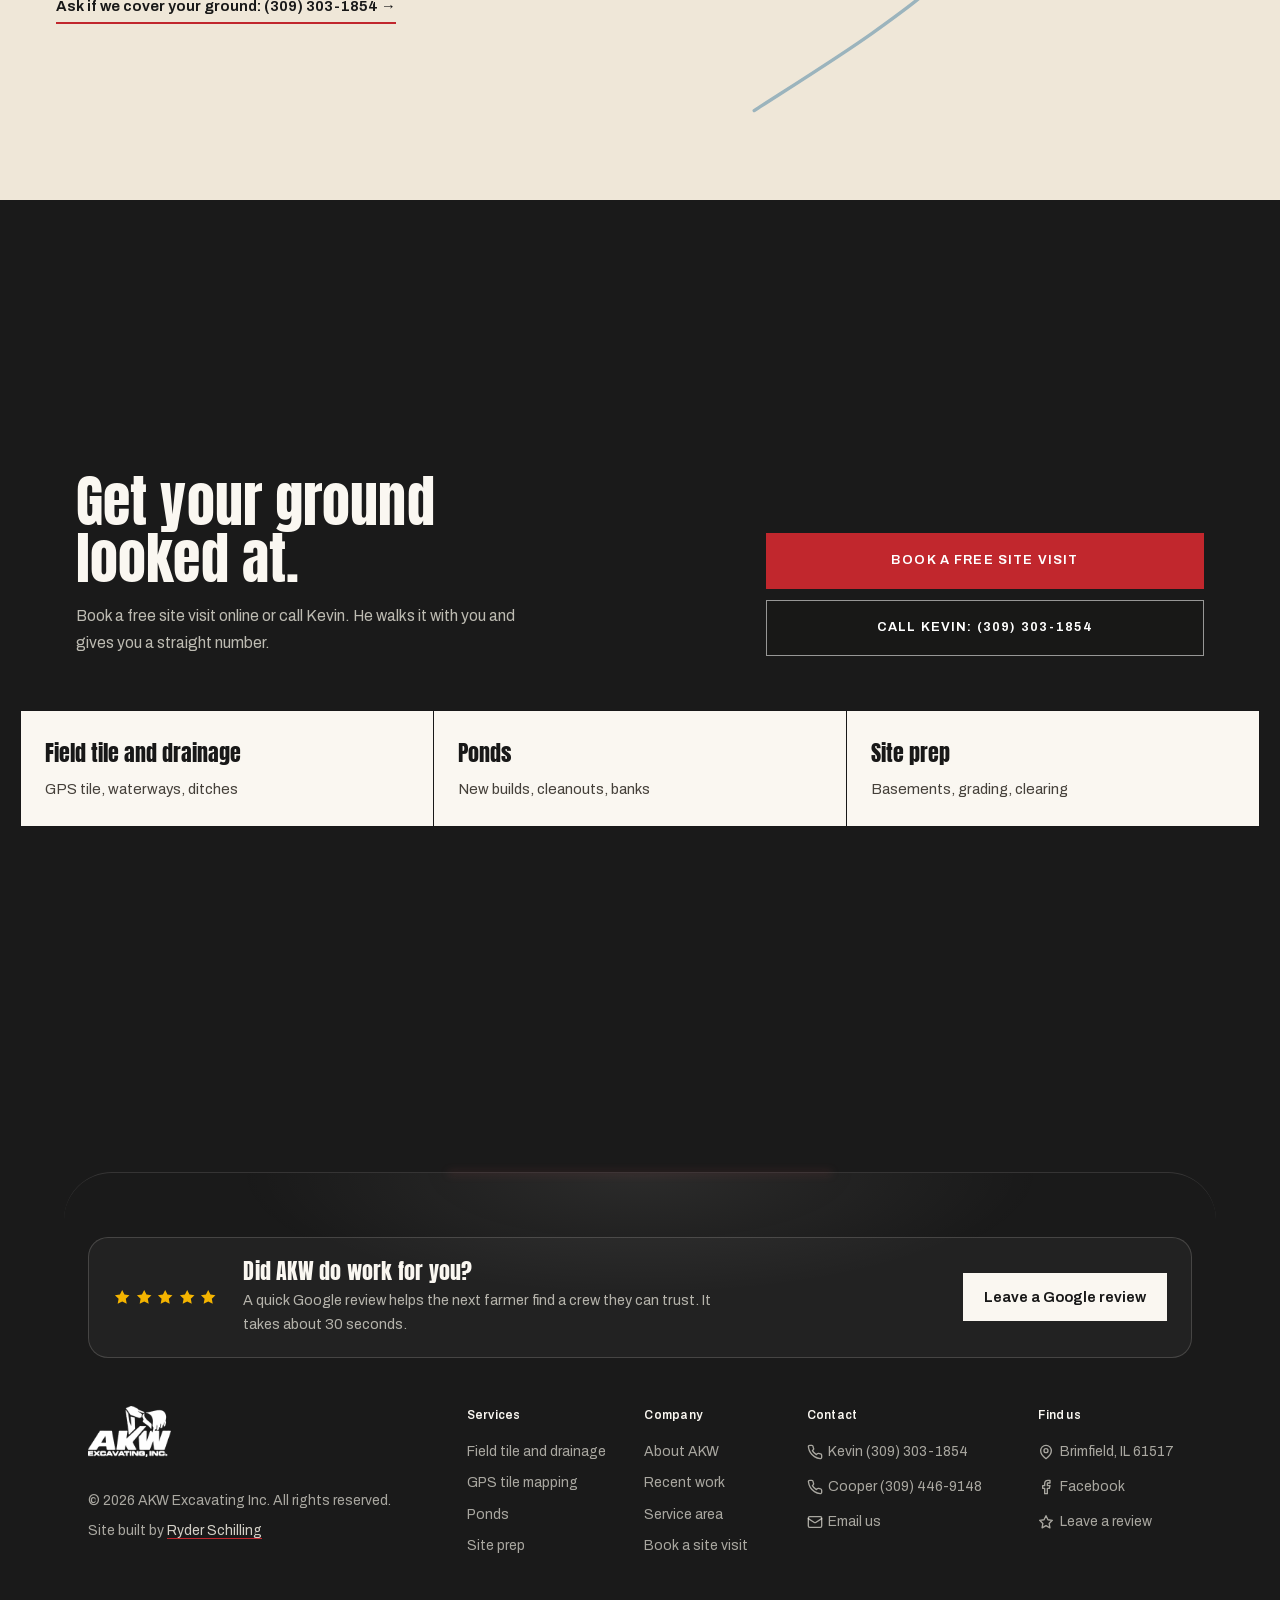
<file: service-area/index.html>
<!doctype html>
<html lang="en">
<head>
  <meta charset="utf-8">
  <meta name="viewport" content="width=device-width, initial-scale=1">
  <title>Service Area | AKW Excavating, Central Illinois</title>
  <meta name="description" content="AKW Excavating works out of Brimfield, IL and covers Peoria, Knox, Fulton, Stark and Woodford counties for field tile, ponds and site prep.">
  <meta name="robots" content="index, follow, max-snippet:-1, max-image-preview:large">
  <link rel="canonical" href="https://akw-excavating.vercel.app/service-area/">
  <meta name="geo.region" content="US-IL">
  <meta name="geo.placename" content="Brimfield, Illinois">
  <meta property="og:site_name" content="AKW Excavating Inc">
  <meta property="og:type" content="website">
  <meta property="og:locale" content="en_US">
  <meta property="og:title" content="Service Area | AKW Excavating, Central Illinois">
  <meta property="og:description" content="AKW Excavating works out of Brimfield, IL and covers Peoria, Knox, Fulton, Stark and Woodford counties for field tile, ponds and site prep.">
  <meta property="og:url" content="https://akw-excavating.vercel.app/service-area/">
  <meta property="og:image" content="https://akw-excavating.vercel.app/assets/img/hero-still-1200.jpg">
  <meta property="og:image:alt" content="Aerial view of AKW rebuilding a pond bank in central Illinois">
  <meta name="twitter:card" content="summary_large_image">
  <meta name="twitter:title" content="Service Area | AKW Excavating, Central Illinois">
  <meta name="twitter:description" content="AKW Excavating works out of Brimfield, IL and covers Peoria, Knox, Fulton, Stark and Woodford counties for field tile, ponds and site prep.">
  <meta name="twitter:image" content="https://akw-excavating.vercel.app/assets/img/hero-still-1200.jpg">
  <link rel="icon" href="/favicon.ico" sizes="16x16 32x32 48x48">
  <link rel="icon" type="image/svg+xml" href="/favicon.svg">
  <link rel="apple-touch-icon" sizes="180x180" href="/assets/img/icon-180.png">
  <link rel="manifest" href="/site.webmanifest">
  <meta name="theme-color" content="#C1272D">
  <link rel="preload" href="/assets/fonts/anton-latin.woff2" as="font" type="font/woff2" crossorigin>
  <link rel="preload" href="/assets/fonts/archivo-var-latin.woff2" as="font" type="font/woff2" crossorigin>
  <link rel="stylesheet" href="/styles.css">
  <link rel="alternate" type="text/plain" href="/llms.txt" title="AKW Excavating, plain text summary">
  <script type="application/ld+json">
{"@context":"https://schema.org","@graph":[{"@type":"WebPage","@id":"https://akw-excavating.vercel.app/service-area/#webpage","url":"https://akw-excavating.vercel.app/service-area/","name":"Service Area | AKW Excavating, Central Illinois","description":"AKW Excavating works out of Brimfield, IL and covers Peoria, Knox, Fulton, Stark and Woodford counties for field tile, ponds and site prep.","isPartOf":{"@id":"https://akw-excavating.vercel.app/#website"},"about":{"@id":"https://akw-excavating.vercel.app/#business"},"inLanguage":"en-US"},{"@type":"BreadcrumbList","itemListElement":[{"@type":"ListItem","position":1,"name":"Home","item":"https://akw-excavating.vercel.app/"},{"@type":"ListItem","position":2,"name":"Service area","item":"https://akw-excavating.vercel.app/service-area/"}]}]}
  </script>
  <script async src="https://pulse.ryderschilling.com/p.js" data-site="ps_akw"></script>
</head>
<body>
<a class="skip" href="#main">Skip to content</a>

<header class="nav" id="nav">
  <div class="container nav__inner">
    <div class="nav__line" aria-hidden="true"></div>
    <a href="/" class="nav__logo" data-fa style="--fa-d:0.1s" aria-label="AKW Excavating home">
      <img src="/assets/img/akw-logo-white.png" alt="AKW Excavating Inc" width="560" height="346">
    </a>
    <nav class="nav__links" aria-label="Main" data-fa style="--fa-d:0.2s">
      <a href="/farm-drainage/">Field Tile</a>
      <a href="/ponds/">Ponds</a>
      <a href="/site-prep/">Site Prep</a>
      <a href="/work/">Recent Work</a>
      <a href="/about/">About</a>
    </nav>
    <a href="tel:+13093031854" class="nav__phone" data-fa style="--fa-d:0.3s">(309) 303-1854</a>
    <a href="/book/" class="btn btn--accent nav__cta" data-fa style="--fa-d:0.4s">Book a site visit</a>
    <button class="nav__burger" id="burger" data-fa style="--fa-d:0.4s" aria-label="Open menu" aria-expanded="false" aria-controls="mobilemenu">
      <span></span><span></span><span></span>
    </button>
  </div>
</header>

<div class="mmenu" id="mobilemenu" hidden>
  <nav aria-label="Mobile">
    <a href="/farm-drainage/">Field Tile and Drainage</a>
    <a href="/ponds/">Ponds</a>
    <a href="/site-prep/">Site Prep</a>
    <a href="/work/">Recent Work</a>
    <a href="/about/">About</a>
    <a href="/book/" class="mmenu__book">Book a site visit</a>
    <a href="tel:+13093031854" class="mmenu__phone">Call Kevin: (309) 303-1854</a>
  </nav>
</div>

<main id="main">

  <section class="phero">
    <picture class="phero__media"><source srcset="/assets/img/gps-bg-1000.webp 1000w, /assets/img/gps-bg-1600.webp 1600w" sizes="100vw" type="image/webp"><img src="/assets/img/gps-bg-1400.jpg" alt="Tractor pulling a tile plow through harvested corn ground in central Illinois" width="1600" height="1208" fetchpriority="high"></picture>
    <div class="phero__scrim" aria-hidden="true"></div>
    <div class="container phero__content">
      <nav class="crumbs" aria-label="Breadcrumb"><a href="/">Home</a><span aria-hidden="true">/</span><span aria-current="page">Service area</span></nav>
      <h1>Where AKW works.</h1>
      <p class="phero__sub">Based in Brimfield and covering Peoria, Knox, Fulton, Stark and Woodford counties. If your ground is close, Kevin will come walk it.</p>
      <div class="phero__actions">
        <a href="/book/" class="btn btn--accent">Book a site visit</a>
        <a href="tel:+13093031854" class="btn btn--line">Call Kevin: (309) 303-1854</a>
      </div>
    </div>
  </section>

  <section class="area" id="area">
    <svg class="area__map" viewBox="0 0 1600 856" preserveAspectRatio="xMidYMid meet" aria-hidden="true" focusable="false">
    <defs><radialGradient id="amFade" cx="50%" cy="50%" r="50%"><stop offset="0.55" stop-color="#fff"/><stop offset="1" stop-color="#000"/></radialGradient><mask id="amMask"><rect width="1600" height="856" fill="url(#amFade)"/></mask></defs><g mask="url(#amMask)">
    <line class="am-grid" x1="0" y1="0" x2="0" y2="856"/>
    <line class="am-grid" x1="80" y1="0" x2="80" y2="856"/>
    <line class="am-grid" x1="160" y1="0" x2="160" y2="856"/>
    <line class="am-grid" x1="240" y1="0" x2="240" y2="856"/>
    <line class="am-grid" x1="320" y1="0" x2="320" y2="856"/>
    <line class="am-grid" x1="400" y1="0" x2="400" y2="856"/>
    <line class="am-grid" x1="480" y1="0" x2="480" y2="856"/>
    <line class="am-grid" x1="560" y1="0" x2="560" y2="856"/>
    <line class="am-grid" x1="640" y1="0" x2="640" y2="856"/>
    <line class="am-grid" x1="720" y1="0" x2="720" y2="856"/>
    <line class="am-grid" x1="800" y1="0" x2="800" y2="856"/>
    <line class="am-grid" x1="880" y1="0" x2="880" y2="856"/>
    <line class="am-grid" x1="960" y1="0" x2="960" y2="856"/>
    <line class="am-grid" x1="1040" y1="0" x2="1040" y2="856"/>
    <line class="am-grid" x1="1120" y1="0" x2="1120" y2="856"/>
    <line class="am-grid" x1="1200" y1="0" x2="1200" y2="856"/>
    <line class="am-grid" x1="1280" y1="0" x2="1280" y2="856"/>
    <line class="am-grid" x1="1360" y1="0" x2="1360" y2="856"/>
    <line class="am-grid" x1="1440" y1="0" x2="1440" y2="856"/>
    <line class="am-grid" x1="1520" y1="0" x2="1520" y2="856"/>
    <line class="am-grid" x1="0" y1="0" x2="1600" y2="0"/>
    <line class="am-grid" x1="0" y1="80" x2="1600" y2="80"/>
    <line class="am-grid" x1="0" y1="160" x2="1600" y2="160"/>
    <line class="am-grid" x1="0" y1="240" x2="1600" y2="240"/>
    <line class="am-grid" x1="0" y1="320" x2="1600" y2="320"/>
    <line class="am-grid" x1="0" y1="400" x2="1600" y2="400"/>
    <line class="am-grid" x1="0" y1="480" x2="1600" y2="480"/>
    <line class="am-grid" x1="0" y1="560" x2="1600" y2="560"/>
    <line class="am-grid" x1="0" y1="640" x2="1600" y2="640"/>
    <line class="am-grid" x1="0" y1="720" x2="1600" y2="720"/>
    <line class="am-grid" x1="0" y1="800" x2="1600" y2="800"/>
    </g>
    <path class="am-river" d="M1366.2,-274.6 C1366.2,-247.7 1380.5,-166.9 1366.2,-113.1 C1351.8,-59.2 1304.6,2.7 1280.0,48.5 C1255.4,94.2 1236.9,123.8 1218.5,161.5 C1200.0,199.2 1183.6,234.2 1169.2,274.6 C1154.9,315.0 1143.6,366.2 1132.3,403.8 C1121.0,441.5 1111.8,473.8 1101.5,500.8 C1091.3,527.7 1082.1,538.5 1070.8,565.4 C1059.5,592.3 1046.2,630.0 1033.8,662.3 C1021.5,694.6 1017.4,721.5 996.9,759.2 C976.4,796.9 951.8,845.4 910.8,888.5 C869.7,931.5 818.5,969.2 750.8,1017.7 C683.1,1066.2 545.6,1152.3 504.6,1179.2"/>
    <path class="am-lake" d="M1200.0,210.0 C1193.8,223.5 1174.4,261.2 1163.1,290.8 C1151.8,320.4 1140.5,359.4 1132.3,387.7 C1124.1,416.0 1116.9,448.3 1113.8,460.4"/>
    <text class="am-water" x="1011" y="767" transform="rotate(-52 1011 767)">ILLINOIS RIVER</text>
    <circle class="am-ring" cx="723.7" cy="308.5" r="180"/>
    <circle class="am-ring" cx="723.7" cy="308.5" r="360"/>
    <circle class="am-ring" cx="723.7" cy="308.5" r="540"/>
    <circle class="am-home-halo" cx="723.7" cy="308.5" r="22"/><circle class="am-home" cx="723.7" cy="308.5" r="9"/>
    <text class="am-label am-label--home" x="724" y="285" text-anchor="middle">BRIMFIELD</text>
    <circle class="am-pin" cx="620.3" cy="408.7" r="5.5"/>
    <text class="am-label" x="620" y="435" text-anchor="middle">ELMWOOD</text>
    <circle class="am-pin" cx="574.8" cy="536.3" r="5.5"/>
    <text class="am-label" x="588" y="541">FARMINGTON</text>
    <circle class="am-pin" cx="877.5" cy="161.5" r="5.5"/>
    <text class="am-label" x="891" y="167">PRINCEVILLE</text>
    <circle class="am-pin" cx="830.8" cy="546.0" r="5.5"/>
    <text class="am-label" x="831" y="572" text-anchor="middle">HANNA CITY</text>
    <circle class="am-pin" cx="561.2" cy="407.1" r="5.5"/>
    <text class="am-label" x="548" y="412" text-anchor="end">YATES CITY</text>
    <circle class="am-pin" cx="553.8" cy="169.6" r="5.5"/>
    <text class="am-label" x="567" y="175">WILLIAMSFIELD</text>
    <circle class="am-pin" cx="973.5" cy="273.0" r="5.5"/>
    <text class="am-label" x="987" y="278">DUNLAP</text>
    <circle class="am-pin" cx="843.1" cy="376.4" r="5.5"/>
    <text class="am-label" x="856" y="381">KICKAPOO</text>
    <circle class="am-pin" cx="1084.3" cy="542.8" r="5.5"/>
    <text class="am-label" x="1071" y="548" text-anchor="end">PEORIA</text>
    <circle class="am-pin" cx="1473.2" cy="499.2" r="5.5"/>
    <text class="am-label" x="1460" y="504" text-anchor="end">EUREKA</text>
    <circle class="am-pin" cx="1364.9" cy="387.7" r="5.5"/>
    <text class="am-label" x="1352" y="393" text-anchor="end">METAMORA</text>
    <circle class="am-pin" cx="1308.3" cy="526.6" r="5.5"/>
    <text class="am-label" x="1295" y="532" text-anchor="end">WASHINGTON</text>
    <circle class="am-pin" cx="535.4" cy="762.5" r="5.5"/>
    <text class="am-label" x="548" y="767">CANTON</text>
    <circle class="am-pin" cx="227.7" cy="197.1" r="5.5"/>
    <text class="am-label" x="241" y="202">KNOXVILLE</text>
    <circle class="am-pin" cx="121.8" cy="132.5" r="5.5"/>
    <text class="am-label" x="135" y="137">GALESBURG</text>
    </svg>
    <div class="area__scrim" aria-hidden="true"></div>
    <div class="container area__inner">
      <div data-reveal>
        <p class="eyebrow">Service area</p>
        <h2>Central Illinois farm country.</h2>
      </div>
      <div class="area__copy" data-reveal>
        <p>AKW works out of Brimfield and covers the ground around it: Elmwood, Farmington, Princeville, Hanna City, Yates City, Williamsfield, Kickapoo, and up to Dunlap and Peoria on the east side. Tile and pond jobs regularly run out to Eureka, Metamora and Washington across the river, and down to Canton, Knoxville and Galesburg on the west end.</p>
        <p>If your ground sits in Peoria, Knox, Fulton, Stark or Woodford County, it is inside the normal working area. On the edge of that or just past it? Call anyway. For the right job the machines will travel.</p>
        <a href="tel:+13093031854" class="link-arrow">Ask if we cover your ground: (309) 303-1854<span aria-hidden="true"> &rarr;</span></a>
      </div>
    </div>
  </section>

  <section class="ctaband">
    <div class="container ctaband__inner">
      <div data-reveal><h2>Get your ground looked at.</h2><p>Book a free site visit online or call Kevin. He walks it with you and gives you a straight number.</p></div>
      <div class="ctaband__actions" data-reveal>
        <a href="/book/" class="btn btn--accent">Book a free site visit</a>
        <a href="tel:+13093031854" class="btn btn--line">Call Kevin: (309) 303-1854</a>
      </div>
    </div>
    <nav class="container xlinks" aria-label="Services"><div class="xlinks__grid"><a href="/farm-drainage/"><strong>Field tile and drainage</strong><span>GPS tile, waterways, ditches</span></a><a href="/ponds/"><strong>Ponds</strong><span>New builds, cleanouts, banks</span></a><a href="/site-prep/"><strong>Site prep</strong><span>Basements, grading, clearing</span></a></div></nav>
  </section>

</main>

<footer class="sfoot">
  <div class="sfoot__panel">
    <div class="sfoot__line" aria-hidden="true"></div>
    <div class="sfoot__review" data-fa style="--fa-d:0s">
      <div class="sfoot__stars" aria-hidden="true"><svg viewBox="0 0 24 24"><path d="M12 2.5l2.94 6.1 6.56.9-4.8 4.6 1.2 6.6L12 17.5l-5.9 3.2 1.2-6.6-4.8-4.6 6.56-.9z"/></svg><svg viewBox="0 0 24 24"><path d="M12 2.5l2.94 6.1 6.56.9-4.8 4.6 1.2 6.6L12 17.5l-5.9 3.2 1.2-6.6-4.8-4.6 6.56-.9z"/></svg><svg viewBox="0 0 24 24"><path d="M12 2.5l2.94 6.1 6.56.9-4.8 4.6 1.2 6.6L12 17.5l-5.9 3.2 1.2-6.6-4.8-4.6 6.56-.9z"/></svg><svg viewBox="0 0 24 24"><path d="M12 2.5l2.94 6.1 6.56.9-4.8 4.6 1.2 6.6L12 17.5l-5.9 3.2 1.2-6.6-4.8-4.6 6.56-.9z"/></svg><svg viewBox="0 0 24 24"><path d="M12 2.5l2.94 6.1 6.56.9-4.8 4.6 1.2 6.6L12 17.5l-5.9 3.2 1.2-6.6-4.8-4.6 6.56-.9z"/></svg></div>
      <div class="sfoot__rcopy">
        <p class="sfoot__rtitle">Did AKW do work for you?</p>
        <p class="sfoot__rsub">A quick Google review helps the next farmer find a crew they can trust. It takes about 30 seconds.</p>
      </div>
      <a class="sfoot__rbtn" href="https://g.page/r/CcS0IMLXIvmFEBM/review" target="_blank" rel="noopener" data-track="review">Leave a Google review<span class="sr-only"> (opens in a new tab)</span></a>
    </div>
    <div class="sfoot__grid">
      <div class="sfoot__brand" data-fa style="--fa-d:0.1s">
        <a href="/" class="sfoot__logo" aria-label="AKW Excavating home"><img src="/assets/img/akw-logo-white.png" alt="AKW Excavating Inc" width="560" height="346" loading="lazy"></a>
        <p class="sfoot__copy">&copy; <span id="year">2026</span> AKW Excavating Inc. All rights reserved.</p>
        <p class="sfoot__credit">Site built by <a href="https://ryderschilling.com" rel="noopener">Ryder Schilling</a></p>
      </div>
      <div class="sfoot__cols">
        <div data-fa style="--fa-d:0.1s">
          <h2 class="sfoot__head">Services</h2>
          <ul class="sfoot__list">
            <li><a href="/farm-drainage/">Field tile and drainage</a></li>
            <li><a href="/farm-drainage/#gps">GPS tile mapping</a></li>
            <li><a href="/ponds/">Ponds</a></li>
            <li><a href="/site-prep/">Site prep</a></li>
          </ul>
        </div>
        <div data-fa style="--fa-d:0.2s">
          <h2 class="sfoot__head">Company</h2>
          <ul class="sfoot__list">
            <li><a href="/about/">About AKW</a></li>
            <li><a href="/work/">Recent work</a></li>
            <li><a href="/service-area/">Service area</a></li>
            <li><a href="/book/">Book a site visit</a></li>
          </ul>
        </div>
        <div data-fa style="--fa-d:0.3s">
          <h2 class="sfoot__head">Contact</h2>
          <ul class="sfoot__list">
            <li><a href="tel:+13093031854"><svg class="sfoot__icon" viewBox="0 0 24 24" aria-hidden="true"><path d="M22 16.92v3a2 2 0 0 1-2.18 2 19.79 19.79 0 0 1-8.63-3.07 19.5 19.5 0 0 1-6-6 19.79 19.79 0 0 1-3.07-8.67A2 2 0 0 1 4.11 2h3a2 2 0 0 1 2 1.72 12.84 12.84 0 0 0 .7 2.81 2 2 0 0 1-.45 2.11L8.09 9.91a16 16 0 0 0 6 6l1.27-1.27a2 2 0 0 1 2.11-.45 12.84 12.84 0 0 0 2.81.7A2 2 0 0 1 22 16.92z"/></svg>Kevin (309) 303-1854</a></li>
            <li><a href="tel:+13094469148"><svg class="sfoot__icon" viewBox="0 0 24 24" aria-hidden="true"><path d="M22 16.92v3a2 2 0 0 1-2.18 2 19.79 19.79 0 0 1-8.63-3.07 19.5 19.5 0 0 1-6-6 19.79 19.79 0 0 1-3.07-8.67A2 2 0 0 1 4.11 2h3a2 2 0 0 1 2 1.72 12.84 12.84 0 0 0 .7 2.81 2 2 0 0 1-.45 2.11L8.09 9.91a16 16 0 0 0 6 6l1.27-1.27a2 2 0 0 1 2.11-.45 12.84 12.84 0 0 0 2.81.7A2 2 0 0 1 22 16.92z"/></svg>Cooper (309) 446-9148</a></li>
            <li><a href="mailto:Akwexcavating1@gmail.com"><svg class="sfoot__icon" viewBox="0 0 24 24" aria-hidden="true"><rect width="20" height="16" x="2" y="4" rx="2"/><path d="m22 7-8.97 5.7a1.94 1.94 0 0 1-2.06 0L2 7"/></svg>Email us</a></li>
          </ul>
        </div>
        <div data-fa style="--fa-d:0.4s">
          <h2 class="sfoot__head">Find us</h2>
          <ul class="sfoot__list">
            <li><a href="/service-area/"><svg class="sfoot__icon" viewBox="0 0 24 24" aria-hidden="true"><path d="M20 10c0 6-8 12-8 12s-8-6-8-12a8 8 0 0 1 16 0Z"/><circle cx="12" cy="10" r="3"/></svg>Brimfield, IL 61517</a></li>
            <li><a href="https://www.facebook.com/61577637825279" rel="noopener"><svg class="sfoot__icon" viewBox="0 0 24 24" aria-hidden="true"><path d="M18 2h-3a5 5 0 0 0-5 5v3H7v4h3v8h4v-8h3l1-4h-4V7a1 1 0 0 1 1-1h3z"/></svg>Facebook</a></li>
            <li><a href="https://g.page/r/CcS0IMLXIvmFEBM/review" target="_blank" rel="noopener" data-track="review"><svg class="sfoot__icon" viewBox="0 0 24 24" aria-hidden="true"><path d="M12 2.5l2.94 6.1 6.56.9-4.8 4.6 1.2 6.6L12 17.5l-5.9 3.2 1.2-6.6-4.8-4.6 6.56-.9z"/></svg>Leave a review<span class="sr-only"> (opens in a new tab)</span></a></li>
          </ul>
        </div>
      </div>
    </div>
  </div>
</footer>

<script src="/script.js" defer></script>
</body>
</html>
</file>
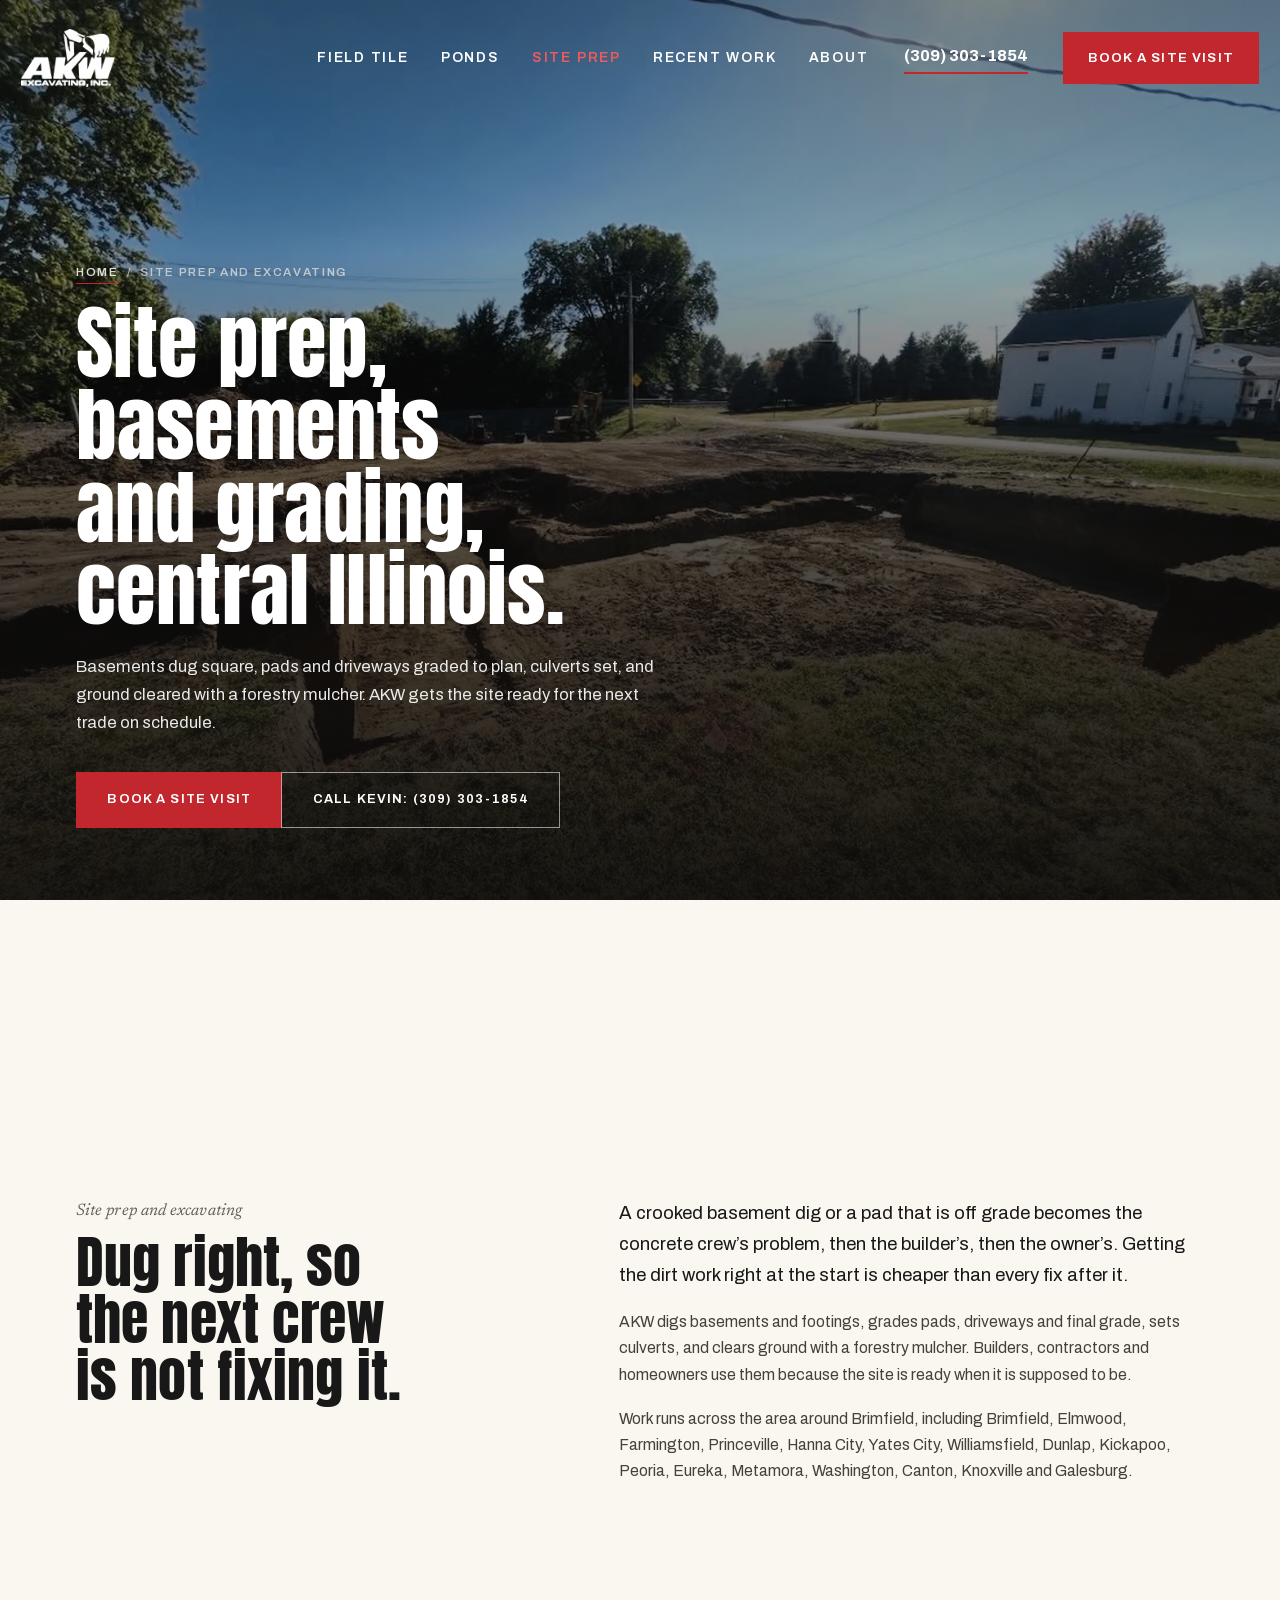
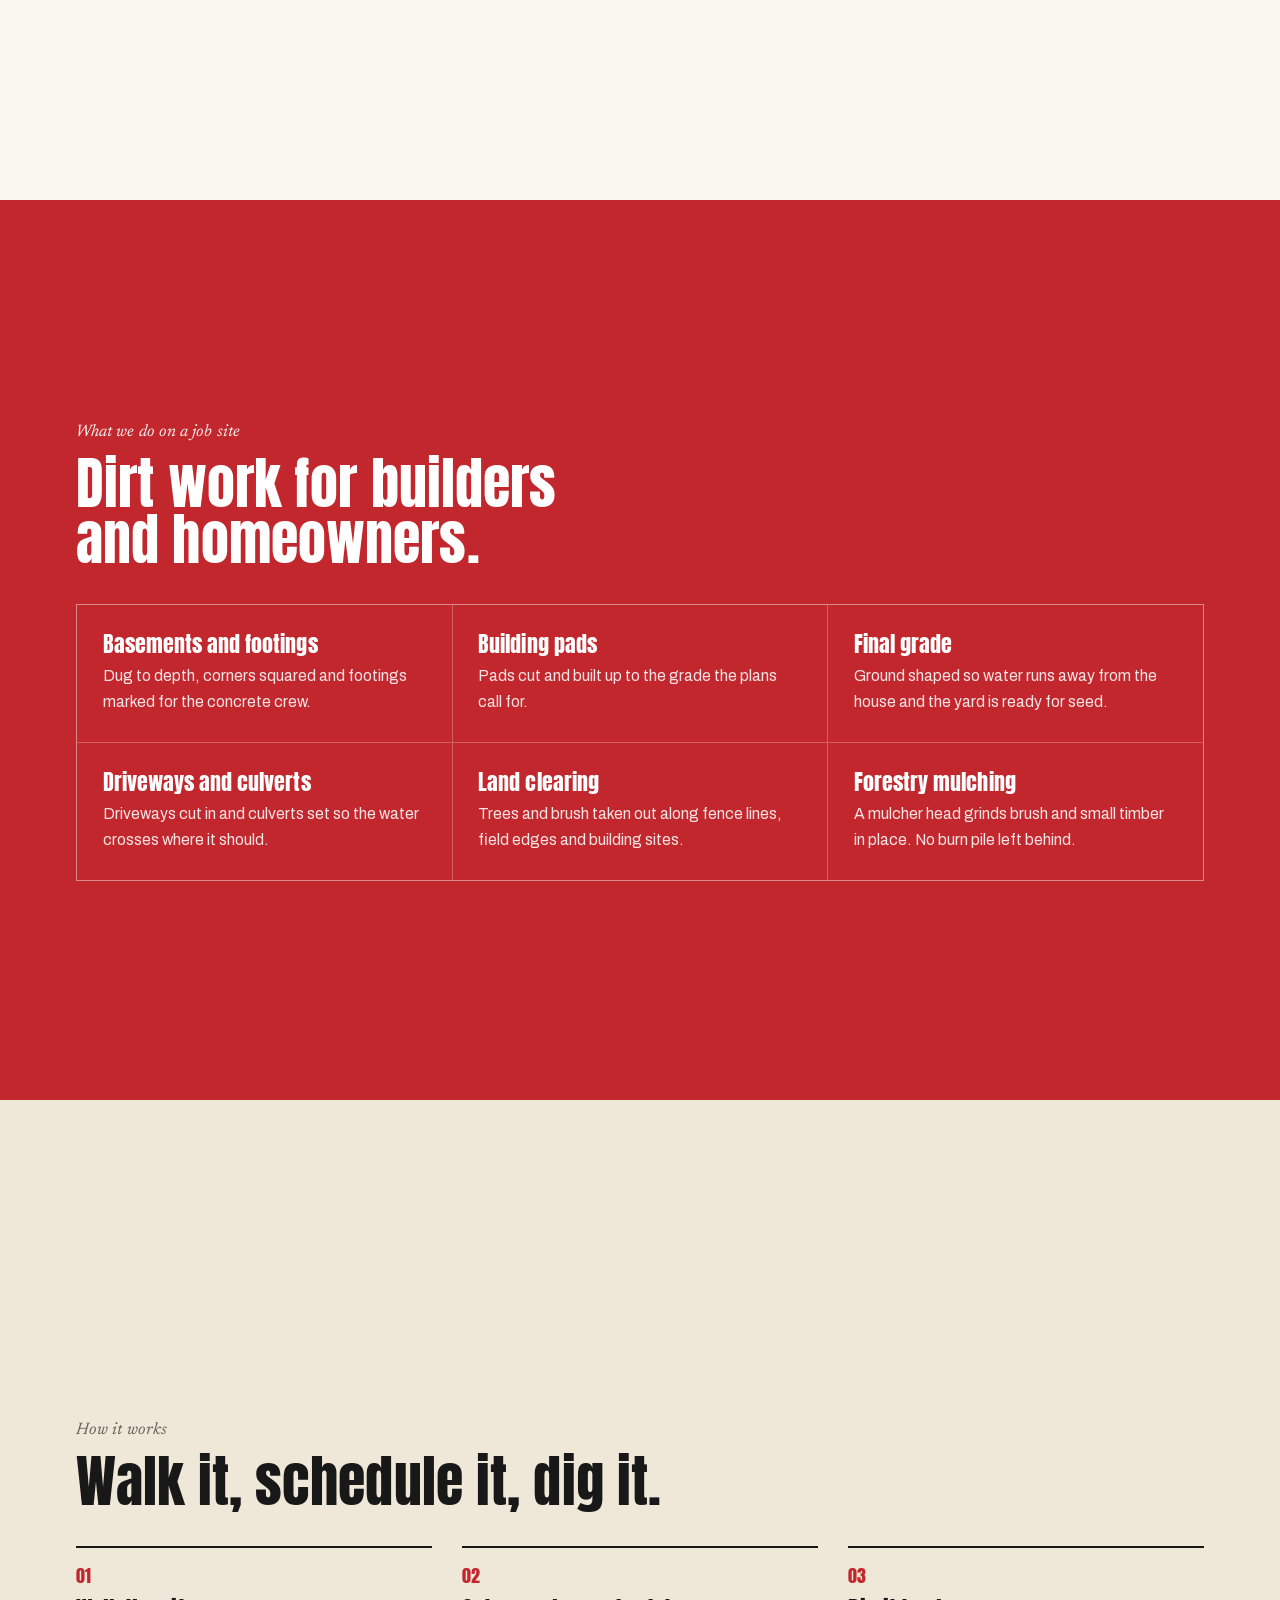
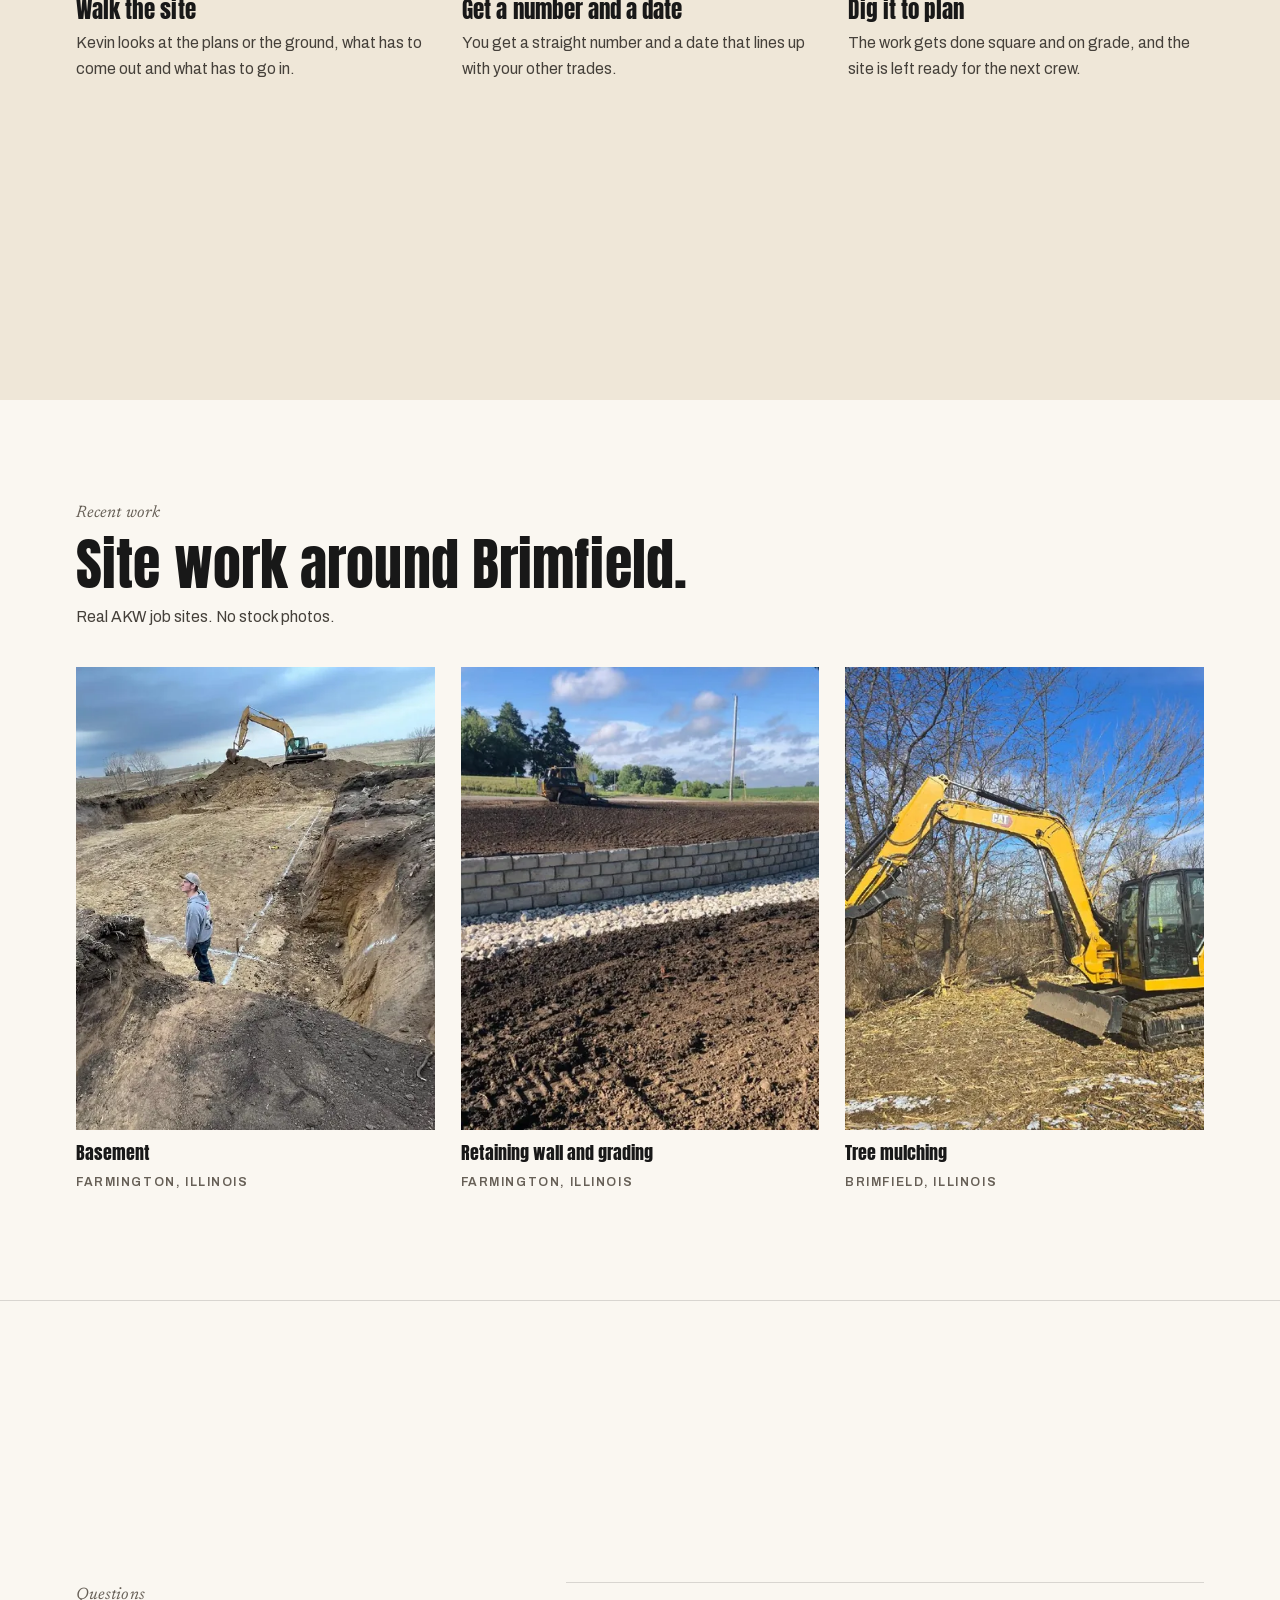
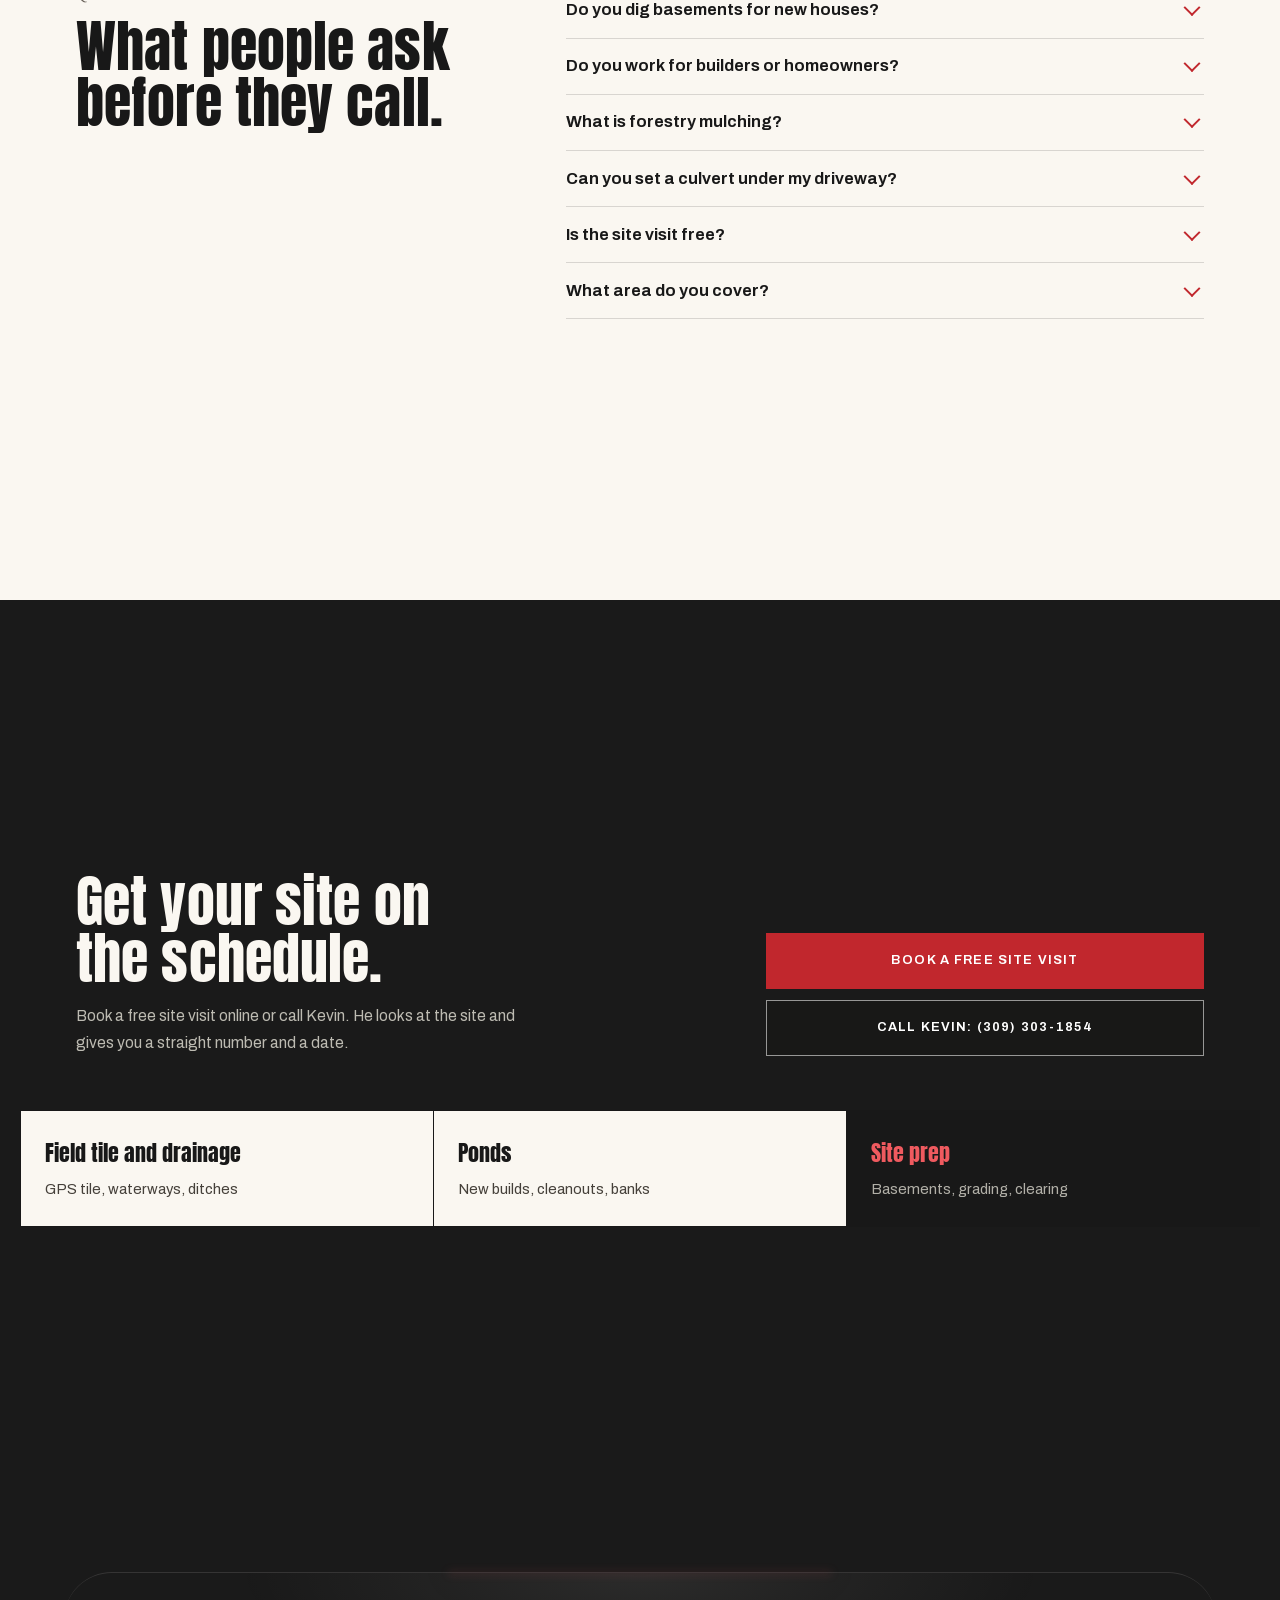
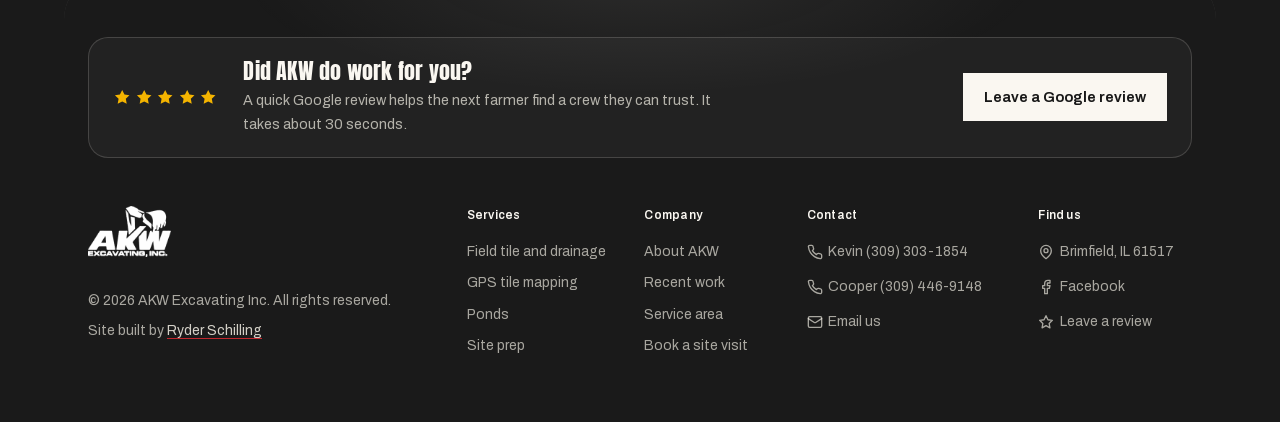
<file: site-prep/index.html>
<!doctype html>
<html lang="en">
<head>
  <meta charset="utf-8">
  <meta name="viewport" content="width=device-width, initial-scale=1">
  <title>Site Prep, Basements and Grading in Central Illinois | AKW Excavating</title>
  <meta name="description" content="Basement digs, footings, grading, culverts, driveways, land clearing and forestry mulching for builders and homeowners around Brimfield, Peoria and central Illinois.">
  <meta name="robots" content="index, follow, max-snippet:-1, max-image-preview:large">
  <link rel="canonical" href="https://akw-excavating.vercel.app/site-prep/">
  <meta name="geo.region" content="US-IL">
  <meta name="geo.placename" content="Brimfield, Illinois">
  <meta property="og:site_name" content="AKW Excavating Inc">
  <meta property="og:type" content="website">
  <meta property="og:locale" content="en_US">
  <meta property="og:title" content="Site Prep, Basements and Grading in Central Illinois | AKW Excavating">
  <meta property="og:description" content="Basement digs, footings, grading, culverts, driveways, land clearing and forestry mulching for builders and homeowners around Brimfield, Peoria and central Illinois.">
  <meta property="og:url" content="https://akw-excavating.vercel.app/site-prep/">
  <meta property="og:image" content="https://akw-excavating.vercel.app/assets/img/about-bg-1400.jpg">
  <meta property="og:image:alt" content="Basement excavation dug square with footing shelves cut in central Illinois">
  <meta name="twitter:card" content="summary_large_image">
  <meta name="twitter:title" content="Site Prep, Basements and Grading in Central Illinois | AKW Excavating">
  <meta name="twitter:description" content="Basement digs, footings, grading, culverts, driveways, land clearing and forestry mulching for builders and homeowners around Brimfield, Peoria and central Illinois.">
  <meta name="twitter:image" content="https://akw-excavating.vercel.app/assets/img/about-bg-1400.jpg">
  <link rel="icon" href="/favicon.ico" sizes="16x16 32x32 48x48">
  <link rel="icon" type="image/svg+xml" href="/favicon.svg">
  <link rel="apple-touch-icon" sizes="180x180" href="/assets/img/icon-180.png">
  <link rel="manifest" href="/site.webmanifest">
  <meta name="theme-color" content="#C1272D">
  <link rel="preload" href="/assets/fonts/anton-latin.woff2" as="font" type="font/woff2" crossorigin>
  <link rel="preload" href="/assets/fonts/archivo-var-latin.woff2" as="font" type="font/woff2" crossorigin>
  <link rel="stylesheet" href="/styles.css">
  <link rel="alternate" type="text/plain" href="/llms.txt" title="AKW Excavating, plain text summary">
  <script type="application/ld+json">
{
 "@context": "https://schema.org",
 "@graph": [
  {
   "@type": "WebPage",
   "@id": "https://akw-excavating.vercel.app/site-prep/#webpage",
   "url": "https://akw-excavating.vercel.app/site-prep/",
   "name": "Site Prep, Basements and Grading in Central Illinois | AKW Excavating",
   "description": "Basement digs, footings, grading, culverts, driveways, land clearing and forestry mulching for builders and homeowners around Brimfield, Peoria and central Illinois.",
   "isPartOf": {
    "@id": "https://akw-excavating.vercel.app/#website"
   },
   "about": {
    "@id": "https://akw-excavating.vercel.app/site-prep/#service"
   },
   "breadcrumb": {
    "@id": "https://akw-excavating.vercel.app/site-prep/#crumbs"
   },
   "primaryImageOfPage": {
    "@type": "ImageObject",
    "url": "https://akw-excavating.vercel.app/assets/img/about-bg-1400.jpg"
   }
  },
  {
   "@type": "Service",
   "@id": "https://akw-excavating.vercel.app/site-prep/#service",
   "name": "Site Prep, Basements and Grading",
   "serviceType": "Site preparation, basement excavation, grading, culverts, driveways, land clearing, forestry mulching",
   "description": "Basement and footing excavation, building pads, final grade, driveways and culverts, land clearing and forestry mulching for builders and homeowners in central Illinois.",
   "provider": {
    "@id": "https://akw-excavating.vercel.app/#business"
   },
   "url": "https://akw-excavating.vercel.app/site-prep/",
   "areaServed": [
    {
     "@type": "AdministrativeArea",
     "name": "Peoria County, Illinois"
    },
    {
     "@type": "AdministrativeArea",
     "name": "Knox County, Illinois"
    },
    {
     "@type": "AdministrativeArea",
     "name": "Fulton County, Illinois"
    },
    {
     "@type": "AdministrativeArea",
     "name": "Stark County, Illinois"
    },
    {
     "@type": "AdministrativeArea",
     "name": "Woodford County, Illinois"
    }
   ],
   "hasOfferCatalog": {
    "@type": "OfferCatalog",
    "name": "Site Prep, Basements and Grading",
    "itemListElement": [
     {
      "@type": "Offer",
      "itemOffered": {
       "@type": "Service",
       "name": "Basements and footings"
      }
     },
     {
      "@type": "Offer",
      "itemOffered": {
       "@type": "Service",
       "name": "Building pads"
      }
     },
     {
      "@type": "Offer",
      "itemOffered": {
       "@type": "Service",
       "name": "Final grade"
      }
     },
     {
      "@type": "Offer",
      "itemOffered": {
       "@type": "Service",
       "name": "Driveways and culverts"
      }
     },
     {
      "@type": "Offer",
      "itemOffered": {
       "@type": "Service",
       "name": "Land clearing"
      }
     },
     {
      "@type": "Offer",
      "itemOffered": {
       "@type": "Service",
       "name": "Forestry mulching"
      }
     }
    ]
   }
  },
  {
   "@type": "BreadcrumbList",
   "@id": "https://akw-excavating.vercel.app/site-prep/#crumbs",
   "itemListElement": [
    {
     "@type": "ListItem",
     "position": 1,
     "name": "Home",
     "item": "https://akw-excavating.vercel.app/"
    },
    {
     "@type": "ListItem",
     "position": 2,
     "name": "Site prep and excavating",
     "item": "https://akw-excavating.vercel.app/site-prep/"
    }
   ]
  },
  {
   "@type": "FAQPage",
   "@id": "https://akw-excavating.vercel.app/site-prep/#faq",
   "mainEntity": [
    {
     "@type": "Question",
     "name": "Do you dig basements for new houses?",
     "acceptedAnswer": {
      "@type": "Answer",
      "text": "Yes. AKW digs basements and footings, squares the corners and marks the footings for the concrete crew."
     }
    },
    {
     "@type": "Question",
     "name": "Do you work for builders or homeowners?",
     "acceptedAnswer": {
      "@type": "Answer",
      "text": "Both. Builders and contractors use AKW for site prep, and homeowners call for basements, driveways, grading and clearing."
     }
    },
    {
     "@type": "Question",
     "name": "What is forestry mulching?",
     "acceptedAnswer": {
      "@type": "Answer",
      "text": "A mulcher head on the excavator grinds brush and small trees into mulch right where they stand. The ground gets cleared without a burn pile or a pile of logs to haul."
     }
    },
    {
     "@type": "Question",
     "name": "Can you set a culvert under my driveway?",
     "acceptedAnswer": {
      "@type": "Answer",
      "text": "Yes. Driveways and culverts are part of the site prep work AKW does."
     }
    },
    {
     "@type": "Question",
     "name": "Is the site visit free?",
     "acceptedAnswer": {
      "@type": "Answer",
      "text": "Yes. The site visit and the estimate are free and there is no obligation."
     }
    },
    {
     "@type": "Question",
     "name": "What area do you cover?",
     "acceptedAnswer": {
      "@type": "Answer",
      "text": "AKW works out of Brimfield, Illinois and covers Peoria, Knox, Fulton, Stark and Woodford counties, including Brimfield, Elmwood, Farmington, Princeville, Hanna City, Yates City, Williamsfield, Dunlap, Kickapoo, Peoria, Eureka, Metamora, Washington, Canton, Knoxville and Galesburg."
     }
    }
   ]
  }
 ]
}
  </script>
  <script async src="https://pulse.ryderschilling.com/p.js" data-site="ps_akw"></script>
</head>
<body>
<a class="skip" href="#main">Skip to content</a>

<header class="nav" id="nav">
  <div class="container nav__inner">
    <div class="nav__line" aria-hidden="true"></div>
    <a href="/" class="nav__logo" data-fa style="--fa-d:0.1s" aria-label="AKW Excavating home">
      <img src="/assets/img/akw-logo-white.png" alt="AKW Excavating Inc" width="560" height="346">
    </a>
    <nav class="nav__links" aria-label="Main" data-fa style="--fa-d:0.2s">
      <a href="/farm-drainage/">Field Tile</a>
      <a href="/ponds/">Ponds</a>
      <a href="/site-prep/" aria-current="page">Site Prep</a>
      <a href="/work/">Recent Work</a>
      <a href="/about/">About</a>
    </nav>
    <a href="tel:+13093031854" class="nav__phone" data-fa style="--fa-d:0.3s">(309) 303-1854</a>
    <a href="/book/" class="btn btn--accent nav__cta" data-fa style="--fa-d:0.4s">Book a site visit</a>
    <button class="nav__burger" id="burger" data-fa style="--fa-d:0.4s" aria-label="Open menu" aria-expanded="false" aria-controls="mobilemenu">
      <span></span><span></span><span></span>
    </button>
  </div>
</header>

<div class="mmenu" id="mobilemenu" hidden>
  <nav aria-label="Mobile">
    <a href="/farm-drainage/">Field Tile and Drainage</a>
    <a href="/ponds/">Ponds</a>
    <a href="/site-prep/">Site Prep</a>
    <a href="/work/">Recent Work</a>
    <a href="/about/">About</a>
    <a href="/book/" class="mmenu__book">Book a site visit</a>
    <a href="tel:+13093031854" class="mmenu__phone">Call Kevin: (309) 303-1854</a>
  </nav>
</div>

<main id="main">

  <section class="phero">
    <picture class="phero__media"><source srcset="/assets/img/about-bg-1000.webp 1000w, /assets/img/about-bg-1600.webp 1600w" sizes="100vw" type="image/webp"><img src="/assets/img/about-bg-1400.jpg" alt="Basement excavation dug square with footing shelves cut clean, farmhouse and road behind it" width="1600" height="1026" fetchpriority="high"></picture>
    <div class="phero__scrim" aria-hidden="true"></div>
    <div class="container phero__content">
      <nav class="crumbs" aria-label="Breadcrumb"><a href="/">Home</a><span aria-hidden="true">/</span><span aria-current="page">Site prep and excavating</span></nav>
      <h1>Site prep, basements and grading, central Illinois.</h1>
      <p class="phero__sub">Basements dug square, pads and driveways graded to plan, culverts set, and ground cleared with a forestry mulcher. AKW gets the site ready for the next trade on schedule.</p>
      <div class="phero__actions">
        <a href="/book/#book-siteprep" class="btn btn--accent">Book a site visit</a>
        <a href="tel:+13093031854" class="btn btn--line">Call Kevin: (309) 303-1854</a>
      </div>
    </div>
  </section>

  <section class="pintro">
    <div class="container pintro__inner">
      <div data-reveal><p class="eyebrow">Site prep and excavating</p><h2>Dug right, so the next crew is not fixing it.</h2></div>
      <div class="pintro__copy" data-reveal><p>A crooked basement dig or a pad that is off grade becomes the concrete crew’s problem, then the builder’s, then the owner’s. Getting the dirt work right at the start is cheaper than every fix after it.</p><p>AKW digs basements and footings, grades pads, driveways and final grade, sets culverts, and clears ground with a forestry mulcher. Builders, contractors and homeowners use them because the site is ready when it is supposed to be.</p><p>Work runs across the area around Brimfield, including Brimfield, Elmwood, Farmington, Princeville, Hanna City, Yates City, Williamsfield, Dunlap, Kickapoo, Peoria, Eureka, Metamora, Washington, Canton, Knoxville and Galesburg.</p></div>
    </div>
  </section>

  <section class="scope">
    <div class="container">
      <div class="section-head" data-reveal><p class="eyebrow">What we do on a job site</p><h2>Dirt work for builders and homeowners.</h2></div>
      <div class="scope__grid"><article class="scope__item" data-reveal><h3>Basements and footings</h3><p>Dug to depth, corners squared and footings marked for the concrete crew.</p></article><article class="scope__item" data-reveal><h3>Building pads</h3><p>Pads cut and built up to the grade the plans call for.</p></article><article class="scope__item" data-reveal><h3>Final grade</h3><p>Ground shaped so water runs away from the house and the yard is ready for seed.</p></article><article class="scope__item" data-reveal><h3>Driveways and culverts</h3><p>Driveways cut in and culverts set so the water crosses where it should.</p></article><article class="scope__item" data-reveal><h3>Land clearing</h3><p>Trees and brush taken out along fence lines, field edges and building sites.</p></article><article class="scope__item" data-reveal><h3>Forestry mulching</h3><p>A mulcher head grinds brush and small timber in place. No burn pile left behind.</p></article></div>
    </div>
  </section>

  <section class="steps">
    <div class="container">
      <div class="section-head" data-reveal><p class="eyebrow">How it works</p><h2>Walk it, schedule it, dig it.</h2></div>
      <ol class="steps__list"><li data-reveal><h3>Walk the site</h3><p>Kevin looks at the plans or the ground, what has to come out and what has to go in.</p></li><li data-reveal><h3>Get a number and a date</h3><p>You get a straight number and a date that lines up with your other trades.</p></li><li data-reveal><h3>Dig it to plan</h3><p>The work gets done square and on grade, and the site is left ready for the next crew.</p></li></ol>
    </div>
  </section>

  <section class="proof">
    <div class="container">
      <div class="section-head" data-reveal><p class="eyebrow">Recent work</p><h2>Site work around Brimfield.</h2><p class="section-sub">Real AKW job sites. No stock photos.</p></div>
      <div class="proof__grid"><figure class="job" data-reveal><img src="/assets/img/basement-farmington-760.webp" alt="Basement excavation dug and squared with footing lines marked in Farmington, Illinois" width="760" height="679" loading="lazy"><figcaption><strong>Basement</strong><span>Farmington, Illinois</span><em>Dug to depth, corners squared, footings marked.</em></figcaption></figure><figure class="job" data-reveal><img src="/assets/img/retaining-wall-farmington-760.webp" alt="Curved block retaining wall with rock backfill along freshly graded ground and a culvert outside Farmington, Illinois" width="760" height="570" loading="lazy"><figcaption><strong>Retaining wall and grading</strong><span>Farmington, Illinois</span><em>Wall set, rock placed, ground graded to carry runoff to the culvert.</em></figcaption></figure><figure class="job" data-reveal><img src="/assets/img/tree-mulching-brimfield-760.webp" alt="CAT 308 excavator with a forestry mulcher head clearing timber at a field edge in Brimfield, Illinois" width="760" height="570" loading="lazy"><figcaption><strong>Tree mulching</strong><span>Brimfield, Illinois</span><em>Field edge cleared with the mulcher head.</em></figcaption></figure></div>
    </div>
  </section>

  <section class="faq" id="faq">
    <div class="container faq__inner">
      <div data-reveal><p class="eyebrow">Questions</p><h2>What people ask before they call.</h2></div>
      <div class="faq__list" data-reveal><details><summary>Do you dig basements for new houses?</summary><p>Yes. AKW digs basements and footings, squares the corners and marks the footings for the concrete crew.</p></details><details><summary>Do you work for builders or homeowners?</summary><p>Both. Builders and contractors use AKW for site prep, and homeowners call for basements, driveways, grading and clearing.</p></details><details><summary>What is forestry mulching?</summary><p>A mulcher head on the excavator grinds brush and small trees into mulch right where they stand. The ground gets cleared without a burn pile or a pile of logs to haul.</p></details><details><summary>Can you set a culvert under my driveway?</summary><p>Yes. Driveways and culverts are part of the site prep work AKW does.</p></details><details><summary>Is the site visit free?</summary><p>Yes. The site visit and the estimate are free and there is no obligation.</p></details><details><summary>What area do you cover?</summary><p>AKW works out of Brimfield, Illinois and covers Peoria, Knox, Fulton, Stark and Woodford counties, including Brimfield, Elmwood, Farmington, Princeville, Hanna City, Yates City, Williamsfield, Dunlap, Kickapoo, Peoria, Eureka, Metamora, Washington, Canton, Knoxville and Galesburg.</p></details></div>
    </div>
  </section>

  <section class="ctaband">
    <div class="container ctaband__inner">
      <div data-reveal><h2>Get your site on the schedule.</h2><p>Book a free site visit online or call Kevin. He looks at the site and gives you a straight number and a date.</p></div>
      <div class="ctaband__actions" data-reveal>
        <a href="/book/#book-siteprep" class="btn btn--accent">Book a free site visit</a>
        <a href="tel:+13093031854" class="btn btn--line">Call Kevin: (309) 303-1854</a>
      </div>
    </div>
    <nav class="container xlinks" aria-label="Other services"><div class="xlinks__grid"><a href="/farm-drainage/"><strong>Field tile and drainage</strong><span>GPS tile, waterways, ditches</span></a><a href="/ponds/"><strong>Ponds</strong><span>New builds, cleanouts, banks</span></a><a href="/site-prep/" aria-current="page"><strong>Site prep</strong><span>Basements, grading, clearing</span></a></div></nav>
  </section>

</main>

<footer class="sfoot">
  <div class="sfoot__panel">
    <div class="sfoot__line" aria-hidden="true"></div>
    <div class="sfoot__review" data-fa style="--fa-d:0s">
      <div class="sfoot__stars" aria-hidden="true"><svg viewBox="0 0 24 24"><path d="M12 2.5l2.94 6.1 6.56.9-4.8 4.6 1.2 6.6L12 17.5l-5.9 3.2 1.2-6.6-4.8-4.6 6.56-.9z"/></svg><svg viewBox="0 0 24 24"><path d="M12 2.5l2.94 6.1 6.56.9-4.8 4.6 1.2 6.6L12 17.5l-5.9 3.2 1.2-6.6-4.8-4.6 6.56-.9z"/></svg><svg viewBox="0 0 24 24"><path d="M12 2.5l2.94 6.1 6.56.9-4.8 4.6 1.2 6.6L12 17.5l-5.9 3.2 1.2-6.6-4.8-4.6 6.56-.9z"/></svg><svg viewBox="0 0 24 24"><path d="M12 2.5l2.94 6.1 6.56.9-4.8 4.6 1.2 6.6L12 17.5l-5.9 3.2 1.2-6.6-4.8-4.6 6.56-.9z"/></svg><svg viewBox="0 0 24 24"><path d="M12 2.5l2.94 6.1 6.56.9-4.8 4.6 1.2 6.6L12 17.5l-5.9 3.2 1.2-6.6-4.8-4.6 6.56-.9z"/></svg></div>
      <div class="sfoot__rcopy">
        <p class="sfoot__rtitle">Did AKW do work for you?</p>
        <p class="sfoot__rsub">A quick Google review helps the next farmer find a crew they can trust. It takes about 30 seconds.</p>
      </div>
      <a class="sfoot__rbtn" href="https://g.page/r/CcS0IMLXIvmFEBM/review" target="_blank" rel="noopener" data-track="review">Leave a Google review<span class="sr-only"> (opens in a new tab)</span></a>
    </div>
    <div class="sfoot__grid">
      <div class="sfoot__brand" data-fa style="--fa-d:0.1s">
        <a href="/" class="sfoot__logo" aria-label="AKW Excavating home"><img src="/assets/img/akw-logo-white.png" alt="AKW Excavating Inc" width="560" height="346" loading="lazy"></a>
        <p class="sfoot__copy">&copy; <span id="year">2026</span> AKW Excavating Inc. All rights reserved.</p>
        <p class="sfoot__credit">Site built by <a href="https://ryderschilling.com" rel="noopener">Ryder Schilling</a></p>
      </div>
      <div class="sfoot__cols">
        <div data-fa style="--fa-d:0.1s">
          <h2 class="sfoot__head">Services</h2>
          <ul class="sfoot__list">
            <li><a href="/farm-drainage/">Field tile and drainage</a></li>
            <li><a href="/farm-drainage/#gps">GPS tile mapping</a></li>
            <li><a href="/ponds/">Ponds</a></li>
            <li><a href="/site-prep/">Site prep</a></li>
          </ul>
        </div>
        <div data-fa style="--fa-d:0.2s">
          <h2 class="sfoot__head">Company</h2>
          <ul class="sfoot__list">
            <li><a href="/about/">About AKW</a></li>
            <li><a href="/work/">Recent work</a></li>
            <li><a href="/service-area/">Service area</a></li>
            <li><a href="/book/">Book a site visit</a></li>
          </ul>
        </div>
        <div data-fa style="--fa-d:0.3s">
          <h2 class="sfoot__head">Contact</h2>
          <ul class="sfoot__list">
            <li><a href="tel:+13093031854"><svg class="sfoot__icon" viewBox="0 0 24 24" aria-hidden="true"><path d="M22 16.92v3a2 2 0 0 1-2.18 2 19.79 19.79 0 0 1-8.63-3.07 19.5 19.5 0 0 1-6-6 19.79 19.79 0 0 1-3.07-8.67A2 2 0 0 1 4.11 2h3a2 2 0 0 1 2 1.72 12.84 12.84 0 0 0 .7 2.81 2 2 0 0 1-.45 2.11L8.09 9.91a16 16 0 0 0 6 6l1.27-1.27a2 2 0 0 1 2.11-.45 12.84 12.84 0 0 0 2.81.7A2 2 0 0 1 22 16.92z"/></svg>Kevin (309) 303-1854</a></li>
            <li><a href="tel:+13094469148"><svg class="sfoot__icon" viewBox="0 0 24 24" aria-hidden="true"><path d="M22 16.92v3a2 2 0 0 1-2.18 2 19.79 19.79 0 0 1-8.63-3.07 19.5 19.5 0 0 1-6-6 19.79 19.79 0 0 1-3.07-8.67A2 2 0 0 1 4.11 2h3a2 2 0 0 1 2 1.72 12.84 12.84 0 0 0 .7 2.81 2 2 0 0 1-.45 2.11L8.09 9.91a16 16 0 0 0 6 6l1.27-1.27a2 2 0 0 1 2.11-.45 12.84 12.84 0 0 0 2.81.7A2 2 0 0 1 22 16.92z"/></svg>Cooper (309) 446-9148</a></li>
            <li><a href="mailto:Akwexcavating1@gmail.com"><svg class="sfoot__icon" viewBox="0 0 24 24" aria-hidden="true"><rect width="20" height="16" x="2" y="4" rx="2"/><path d="m22 7-8.97 5.7a1.94 1.94 0 0 1-2.06 0L2 7"/></svg>Email us</a></li>
          </ul>
        </div>
        <div data-fa style="--fa-d:0.4s">
          <h2 class="sfoot__head">Find us</h2>
          <ul class="sfoot__list">
            <li><a href="/service-area/"><svg class="sfoot__icon" viewBox="0 0 24 24" aria-hidden="true"><path d="M20 10c0 6-8 12-8 12s-8-6-8-12a8 8 0 0 1 16 0Z"/><circle cx="12" cy="10" r="3"/></svg>Brimfield, IL 61517</a></li>
            <li><a href="https://www.facebook.com/61577637825279" rel="noopener"><svg class="sfoot__icon" viewBox="0 0 24 24" aria-hidden="true"><path d="M18 2h-3a5 5 0 0 0-5 5v3H7v4h3v8h4v-8h3l1-4h-4V7a1 1 0 0 1 1-1h3z"/></svg>Facebook</a></li>
            <li><a href="https://g.page/r/CcS0IMLXIvmFEBM/review" target="_blank" rel="noopener" data-track="review"><svg class="sfoot__icon" viewBox="0 0 24 24" aria-hidden="true"><path d="M12 2.5l2.94 6.1 6.56.9-4.8 4.6 1.2 6.6L12 17.5l-5.9 3.2 1.2-6.6-4.8-4.6 6.56-.9z"/></svg>Leave a review<span class="sr-only"> (opens in a new tab)</span></a></li>
          </ul>
        </div>
      </div>
    </div>
  </div>
</footer>

<script src="/script.js" defer></script>
</body>
</html>
</file>
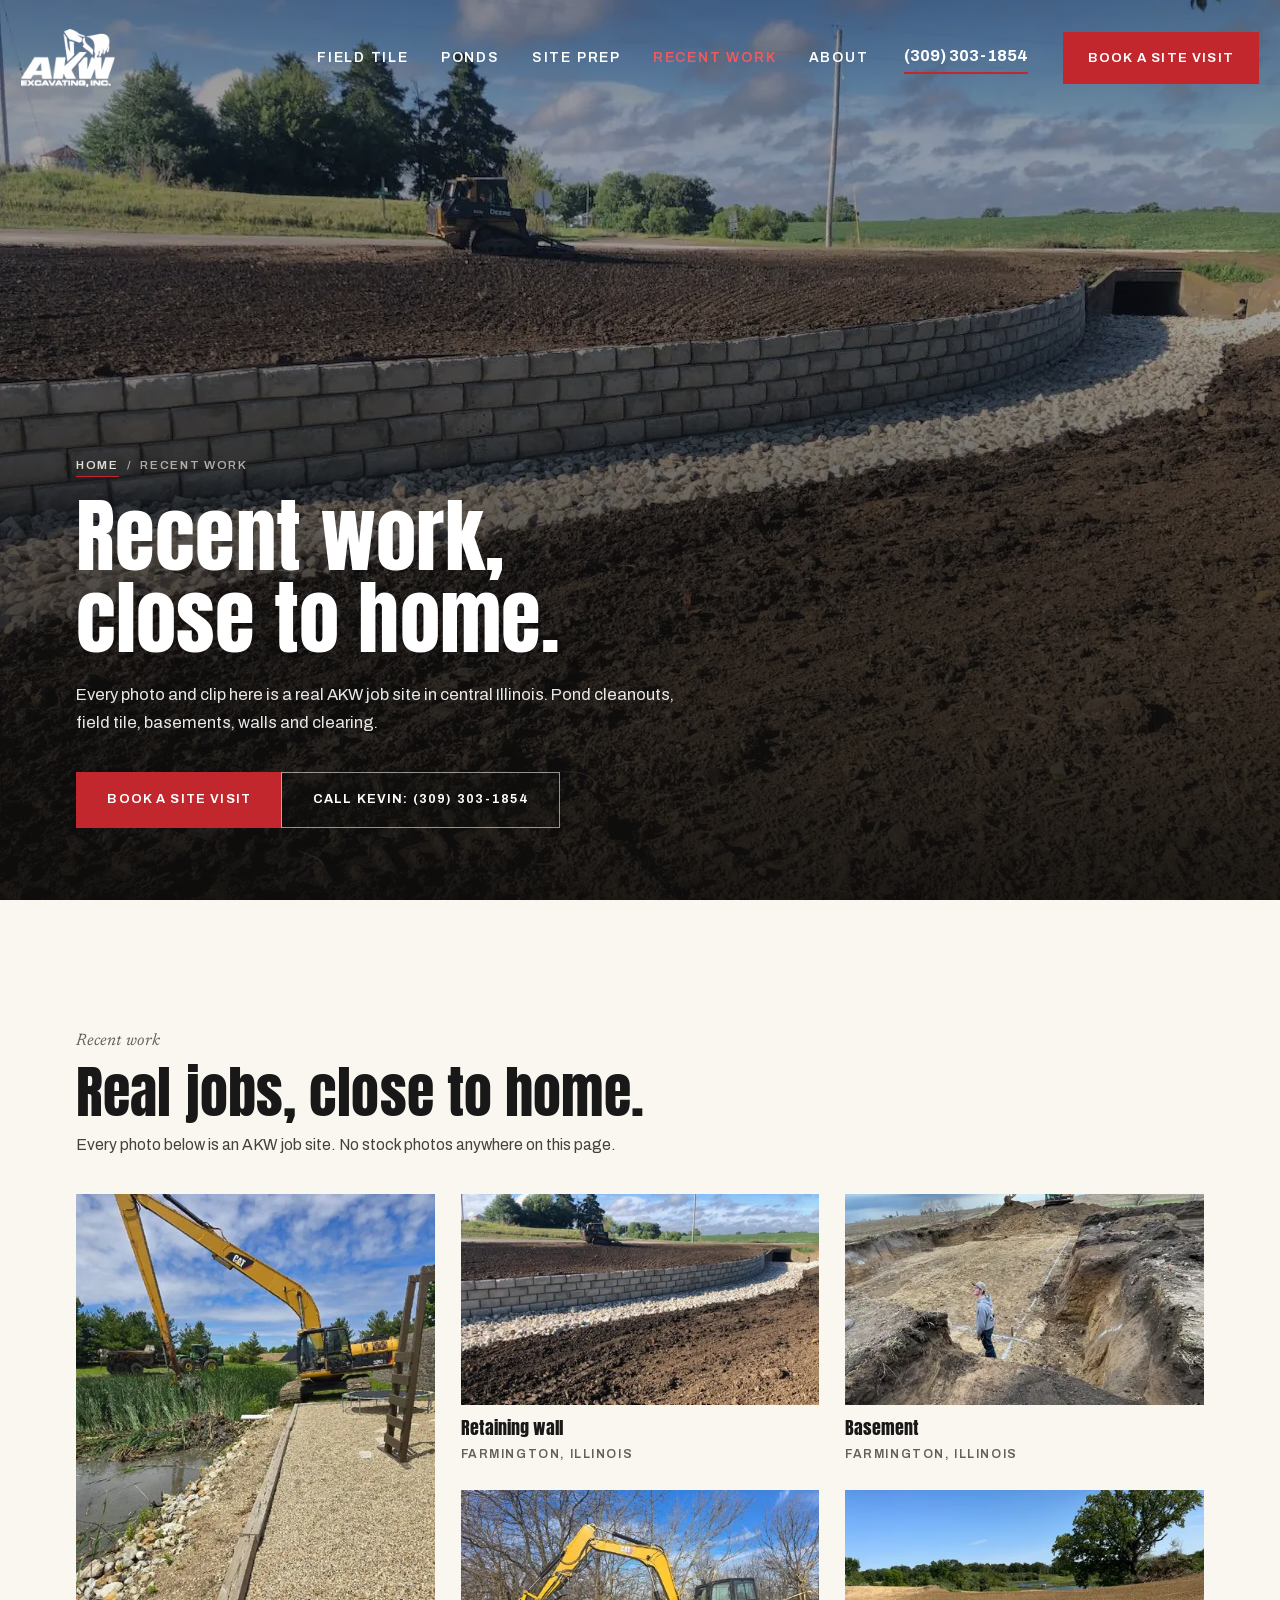
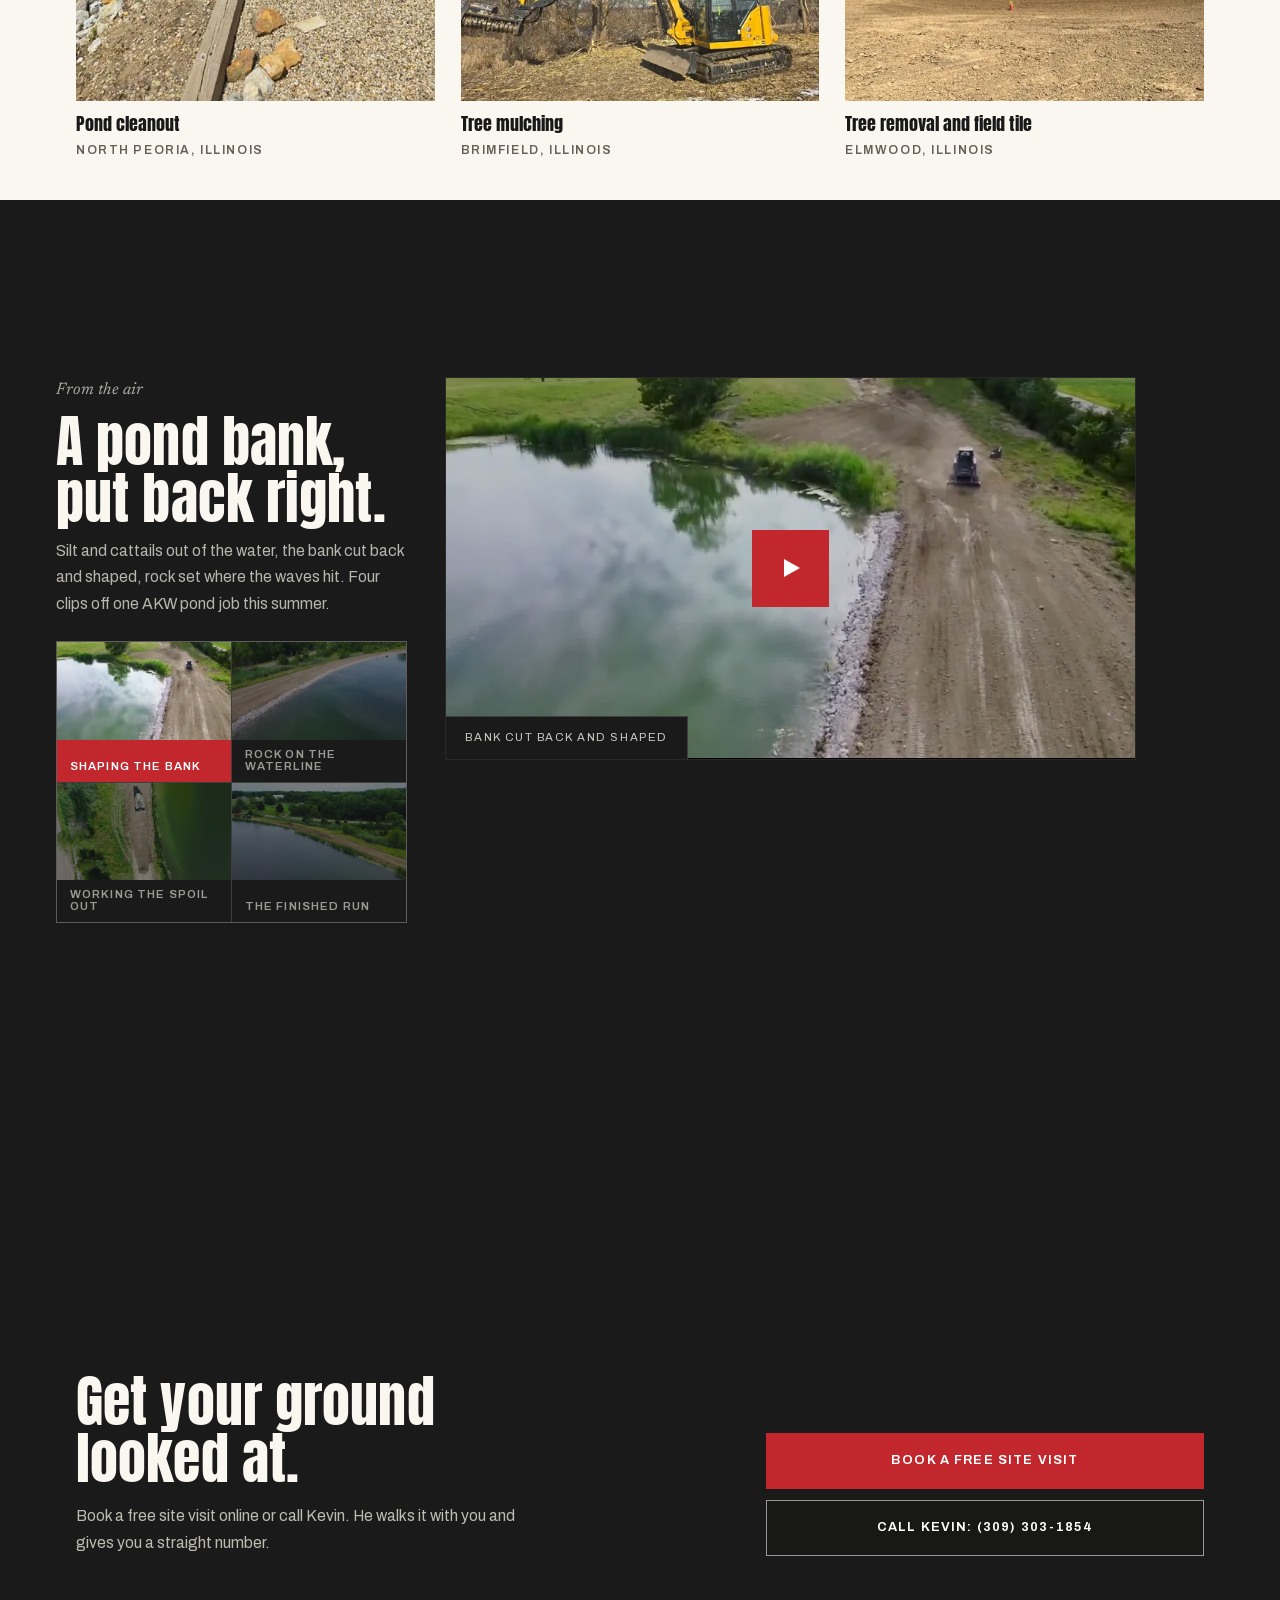
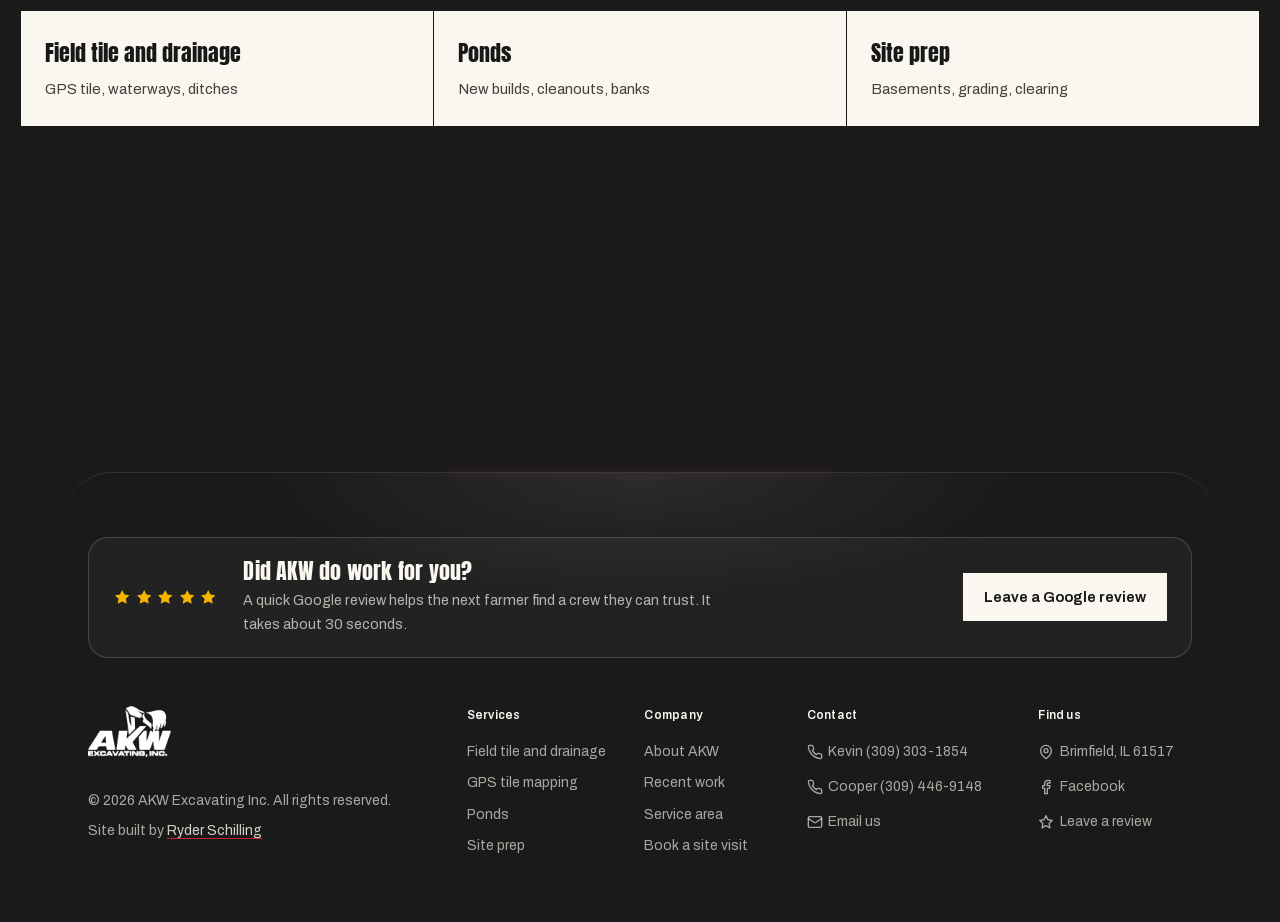
<file: work/index.html>
<!doctype html>
<html lang="en">
<head>
  <meta charset="utf-8">
  <meta name="viewport" content="width=device-width, initial-scale=1">
  <title>Recent Work | AKW Excavating, Brimfield IL</title>
  <meta name="description" content="Real AKW Excavating job sites: pond cleanouts, field tile, basements, retaining walls and tree mulching across central Illinois, plus aerial footage.">
  <meta name="robots" content="index, follow, max-snippet:-1, max-image-preview:large">
  <link rel="canonical" href="https://akw-excavating.vercel.app/work/">
  <meta name="geo.region" content="US-IL">
  <meta name="geo.placename" content="Brimfield, Illinois">
  <meta property="og:site_name" content="AKW Excavating Inc">
  <meta property="og:type" content="website">
  <meta property="og:locale" content="en_US">
  <meta property="og:title" content="Recent Work | AKW Excavating, Brimfield IL">
  <meta property="og:description" content="Real AKW Excavating job sites: pond cleanouts, field tile, basements, retaining walls and tree mulching across central Illinois, plus aerial footage.">
  <meta property="og:url" content="https://akw-excavating.vercel.app/work/">
  <meta property="og:image" content="https://akw-excavating.vercel.app/assets/img/hero-still-1200.jpg">
  <meta property="og:image:alt" content="Aerial view of AKW rebuilding a pond bank in central Illinois">
  <meta name="twitter:card" content="summary_large_image">
  <meta name="twitter:title" content="Recent Work | AKW Excavating, Brimfield IL">
  <meta name="twitter:description" content="Real AKW Excavating job sites: pond cleanouts, field tile, basements, retaining walls and tree mulching across central Illinois, plus aerial footage.">
  <meta name="twitter:image" content="https://akw-excavating.vercel.app/assets/img/hero-still-1200.jpg">
  <link rel="icon" href="/favicon.ico" sizes="16x16 32x32 48x48">
  <link rel="icon" type="image/svg+xml" href="/favicon.svg">
  <link rel="apple-touch-icon" sizes="180x180" href="/assets/img/icon-180.png">
  <link rel="manifest" href="/site.webmanifest">
  <meta name="theme-color" content="#C1272D">
  <link rel="preload" href="/assets/fonts/anton-latin.woff2" as="font" type="font/woff2" crossorigin>
  <link rel="preload" href="/assets/fonts/archivo-var-latin.woff2" as="font" type="font/woff2" crossorigin>
  <link rel="stylesheet" href="/styles.css">
  <link rel="alternate" type="text/plain" href="/llms.txt" title="AKW Excavating, plain text summary">
  <script type="application/ld+json">
{"@context":"https://schema.org","@graph":[{"@type":"WebPage","@id":"https://akw-excavating.vercel.app/work/#webpage","url":"https://akw-excavating.vercel.app/work/","name":"Recent Work | AKW Excavating, Brimfield IL","description":"Real AKW Excavating job sites: pond cleanouts, field tile, basements, retaining walls and tree mulching across central Illinois, plus aerial footage.","isPartOf":{"@id":"https://akw-excavating.vercel.app/#website"},"about":{"@id":"https://akw-excavating.vercel.app/#business"},"inLanguage":"en-US"},{"@type":"BreadcrumbList","itemListElement":[{"@type":"ListItem","position":1,"name":"Home","item":"https://akw-excavating.vercel.app/"},{"@type":"ListItem","position":2,"name":"Recent work","item":"https://akw-excavating.vercel.app/work/"}]}]}
  </script>
  <script async src="https://pulse.ryderschilling.com/p.js" data-site="ps_akw"></script>
</head>
<body>
<a class="skip" href="#main">Skip to content</a>

<header class="nav" id="nav">
  <div class="container nav__inner">
    <div class="nav__line" aria-hidden="true"></div>
    <a href="/" class="nav__logo" data-fa style="--fa-d:0.1s" aria-label="AKW Excavating home">
      <img src="/assets/img/akw-logo-white.png" alt="AKW Excavating Inc" width="560" height="346">
    </a>
    <nav class="nav__links" aria-label="Main" data-fa style="--fa-d:0.2s">
      <a href="/farm-drainage/">Field Tile</a>
      <a href="/ponds/">Ponds</a>
      <a href="/site-prep/">Site Prep</a>
      <a href="/work/" aria-current="page">Recent Work</a>
      <a href="/about/">About</a>
    </nav>
    <a href="tel:+13093031854" class="nav__phone" data-fa style="--fa-d:0.3s">(309) 303-1854</a>
    <a href="/book/" class="btn btn--accent nav__cta" data-fa style="--fa-d:0.4s">Book a site visit</a>
    <button class="nav__burger" id="burger" data-fa style="--fa-d:0.4s" aria-label="Open menu" aria-expanded="false" aria-controls="mobilemenu">
      <span></span><span></span><span></span>
    </button>
  </div>
</header>

<div class="mmenu" id="mobilemenu" hidden>
  <nav aria-label="Mobile">
    <a href="/farm-drainage/">Field Tile and Drainage</a>
    <a href="/ponds/">Ponds</a>
    <a href="/site-prep/">Site Prep</a>
    <a href="/work/">Recent Work</a>
    <a href="/about/">About</a>
    <a href="/book/" class="mmenu__book">Book a site visit</a>
    <a href="tel:+13093031854" class="mmenu__phone">Call Kevin: (309) 303-1854</a>
  </nav>
</div>

<main id="main">

  <section class="phero">
    <picture class="phero__media"><source srcset="/assets/img/hero-640.webp 640w, /assets/img/hero-960.webp 960w, /assets/img/hero-1280.webp 1280w" sizes="100vw" type="image/webp"><img src="/assets/img/hero-1280.jpg" alt="AKW excavator at work on a central Illinois job site" width="1280" height="960" fetchpriority="high"></picture>
    <div class="phero__scrim" aria-hidden="true"></div>
    <div class="container phero__content">
      <nav class="crumbs" aria-label="Breadcrumb"><a href="/">Home</a><span aria-hidden="true">/</span><span aria-current="page">Recent work</span></nav>
      <h1>Recent work, close to home.</h1>
      <p class="phero__sub">Every photo and clip here is a real AKW job site in central Illinois. Pond cleanouts, field tile, basements, walls and clearing.</p>
      <div class="phero__actions">
        <a href="/book/" class="btn btn--accent">Book a site visit</a>
        <a href="tel:+13093031854" class="btn btn--line">Call Kevin: (309) 303-1854</a>
      </div>
    </div>
  </section>

  <section class="work" id="work">
    <div class="container">
      <div class="section-head" data-reveal>
        <p class="eyebrow">Recent work</p>
        <h2>Real jobs, close to home.</h2>
        <p class="section-sub">Every photo below is an AKW job site. No stock photos anywhere on this page.</p>
        <p class="work__hint" aria-hidden="true">Swipe for more<span> &rarr;</span></p>
      </div>
      <div class="work__grid" id="workGrid" tabindex="0" role="region" aria-label="Recent AKW jobs">
        <figure class="job job--tall" data-reveal>
          <img src="/assets/img/pond-cleanout-north-peoria-760.webp" srcset="/assets/img/pond-cleanout-north-peoria-480.webp 480w, /assets/img/pond-cleanout-north-peoria-760.webp 760w" sizes="(max-width: 700px) 94vw, 32vw" alt="CAT 325D long-reach excavator pulling silt and cattails from a pond edge in North Peoria, Illinois, with a tractor and dump cart hauling spoil behind" width="720" height="960" loading="lazy">
          <figcaption><strong>Pond cleanout</strong><span>North Peoria, Illinois</span><em>Long-reach machine out of the water, silt and cattails hauled off, bank left clean.</em></figcaption>
        </figure>
        <figure class="job" data-reveal>
          <img src="/assets/img/retaining-wall-farmington-760.webp" srcset="/assets/img/retaining-wall-farmington-480.webp 480w, /assets/img/retaining-wall-farmington-760.webp 760w" sizes="(max-width: 700px) 94vw, 32vw" alt="Curved block retaining wall with rock backfill along a freshly graded waterway and culvert outside Farmington, Illinois" width="760" height="570" loading="lazy">
          <figcaption><strong>Retaining wall</strong><span>Farmington, Illinois</span><em>Wall set, rock placed, waterway graded to carry runoff to the culvert.</em></figcaption>
        </figure>
        <figure class="job" data-reveal>
          <img src="/assets/img/basement-farmington-760.webp" srcset="/assets/img/basement-farmington-480.webp 480w, /assets/img/basement-farmington-760.webp 760w" sizes="(max-width: 700px) 94vw, 32vw" alt="Basement excavation dug and squared with footing lines marked, excavator working the spoil pile behind, Farmington, Illinois" width="760" height="679" loading="lazy">
          <figcaption><strong>Basement</strong><span>Farmington, Illinois</span><em>Dug to depth, corners squared, footings marked for the concrete crew.</em></figcaption>
        </figure>
        <figure class="job" data-reveal>
          <img src="/assets/img/tree-mulching-brimfield-760.webp" srcset="/assets/img/tree-mulching-brimfield-480.webp 480w, /assets/img/tree-mulching-brimfield-760.webp 760w" sizes="(max-width: 700px) 94vw, 32vw" alt="CAT 308 excavator with a forestry mulcher head clearing timber at a field edge in Brimfield, Illinois" width="760" height="570" loading="lazy">
          <figcaption><strong>Tree mulching</strong><span>Brimfield, Illinois</span><em>Fence line and field edge cleared with the mulcher head, no burn pile left behind.</em></figcaption>
        </figure>
        <figure class="job" data-reveal>
          <img src="/assets/img/field-tile-elmwood-760.webp" srcset="/assets/img/field-tile-elmwood-480.webp 480w, /assets/img/field-tile-elmwood-760.webp 760w" sizes="(max-width: 700px) 94vw, 32vw" alt="Cleared and graded ground sloping to a farm pond after tree removal and field tile work in Elmwood, Illinois" width="760" height="570" loading="lazy">
          <figcaption><strong>Tree removal and field tile</strong><span>Elmwood, Illinois</span><em>Trees out, ground shaped, tile in. Water has somewhere to go now.</em></figcaption>
        </figure>
      </div>
      <div class="work__dots" id="workDots" aria-hidden="true"></div>
    </div>
  </section>

  <section class="reel" id="reel">
    <div class="container">
      <div class="section-head section-head--light" data-reveal>
        <p class="eyebrow eyebrow--light">From the air</p>
        <h2>A pond bank, put back right.</h2>
        <p class="section-sub">Silt and cattails out of the water, the bank cut back and shaped, rock set where the waves hit. Four clips off one AKW pond job this summer.</p>
      </div>
      <div class="reel__stage" data-reveal>
        <video id="reelVideo" class="reel__video" poster="/assets/img/pond-air-1-poster.webp" width="1000" height="552" muted loop playsinline preload="none" aria-label="Aerial footage of AKW Excavating rebuilding a pond bank"></video>
        <button type="button" class="reel__toggle" id="reelToggle" aria-label="Play the clip"><span aria-hidden="true"></span></button>
        <p class="reel__cap" id="reelCap">Bank cut back and shaped</p>
      </div>
      <ol class="reel__list" data-reveal>
          <li>
            <button type="button" class="rthumb is-active" aria-pressed="true" data-src="/assets/video/pond-air-1.mp4" data-poster="/assets/img/pond-air-1-poster.webp" data-cap="Bank cut back and shaped">
              <img src="/assets/img/pond-air-1-thumb.webp" alt="" width="440" height="242" loading="lazy">
              <span class="rthumb__t">Shaping the bank</span>
            </button>
          </li>
          <li>
            <button type="button" class="rthumb" aria-pressed="false" data-src="/assets/video/pond-air-2.mp4" data-poster="/assets/img/pond-air-2-poster.webp" data-cap="Rock set where the water hits">
              <img src="/assets/img/pond-air-2-thumb.webp" alt="" width="440" height="242" loading="lazy">
              <span class="rthumb__t">Rock on the waterline</span>
            </button>
          </li>
          <li>
            <button type="button" class="rthumb" aria-pressed="false" data-src="/assets/video/pond-air-3.mp4" data-poster="/assets/img/pond-air-3-poster.webp" data-cap="Spoil pushed back off the water">
              <img src="/assets/img/pond-air-3-thumb.webp" alt="" width="440" height="246" loading="lazy">
              <span class="rthumb__t">Working the spoil out</span>
            </button>
          </li>
          <li>
            <button type="button" class="rthumb" aria-pressed="false" data-src="/assets/video/pond-air-4.mp4" data-poster="/assets/img/pond-air-4-poster.webp" data-cap="The finished bank, end to end">
              <img src="/assets/img/pond-air-4-thumb.webp" alt="" width="440" height="242" loading="lazy">
              <span class="rthumb__t">The finished run</span>
            </button>
          </li>
      </ol>
    </div>
  </section>

  <section class="ctaband">
    <div class="container ctaband__inner">
      <div data-reveal><h2>Get your ground looked at.</h2><p>Book a free site visit online or call Kevin. He walks it with you and gives you a straight number.</p></div>
      <div class="ctaband__actions" data-reveal>
        <a href="/book/" class="btn btn--accent">Book a free site visit</a>
        <a href="tel:+13093031854" class="btn btn--line">Call Kevin: (309) 303-1854</a>
      </div>
    </div>
    <nav class="container xlinks" aria-label="Services"><div class="xlinks__grid"><a href="/farm-drainage/"><strong>Field tile and drainage</strong><span>GPS tile, waterways, ditches</span></a><a href="/ponds/"><strong>Ponds</strong><span>New builds, cleanouts, banks</span></a><a href="/site-prep/"><strong>Site prep</strong><span>Basements, grading, clearing</span></a></div></nav>
  </section>

</main>

<footer class="sfoot">
  <div class="sfoot__panel">
    <div class="sfoot__line" aria-hidden="true"></div>
    <div class="sfoot__review" data-fa style="--fa-d:0s">
      <div class="sfoot__stars" aria-hidden="true"><svg viewBox="0 0 24 24"><path d="M12 2.5l2.94 6.1 6.56.9-4.8 4.6 1.2 6.6L12 17.5l-5.9 3.2 1.2-6.6-4.8-4.6 6.56-.9z"/></svg><svg viewBox="0 0 24 24"><path d="M12 2.5l2.94 6.1 6.56.9-4.8 4.6 1.2 6.6L12 17.5l-5.9 3.2 1.2-6.6-4.8-4.6 6.56-.9z"/></svg><svg viewBox="0 0 24 24"><path d="M12 2.5l2.94 6.1 6.56.9-4.8 4.6 1.2 6.6L12 17.5l-5.9 3.2 1.2-6.6-4.8-4.6 6.56-.9z"/></svg><svg viewBox="0 0 24 24"><path d="M12 2.5l2.94 6.1 6.56.9-4.8 4.6 1.2 6.6L12 17.5l-5.9 3.2 1.2-6.6-4.8-4.6 6.56-.9z"/></svg><svg viewBox="0 0 24 24"><path d="M12 2.5l2.94 6.1 6.56.9-4.8 4.6 1.2 6.6L12 17.5l-5.9 3.2 1.2-6.6-4.8-4.6 6.56-.9z"/></svg></div>
      <div class="sfoot__rcopy">
        <p class="sfoot__rtitle">Did AKW do work for you?</p>
        <p class="sfoot__rsub">A quick Google review helps the next farmer find a crew they can trust. It takes about 30 seconds.</p>
      </div>
      <a class="sfoot__rbtn" href="https://g.page/r/CcS0IMLXIvmFEBM/review" target="_blank" rel="noopener" data-track="review">Leave a Google review<span class="sr-only"> (opens in a new tab)</span></a>
    </div>
    <div class="sfoot__grid">
      <div class="sfoot__brand" data-fa style="--fa-d:0.1s">
        <a href="/" class="sfoot__logo" aria-label="AKW Excavating home"><img src="/assets/img/akw-logo-white.png" alt="AKW Excavating Inc" width="560" height="346" loading="lazy"></a>
        <p class="sfoot__copy">&copy; <span id="year">2026</span> AKW Excavating Inc. All rights reserved.</p>
        <p class="sfoot__credit">Site built by <a href="https://ryderschilling.com" rel="noopener">Ryder Schilling</a></p>
      </div>
      <div class="sfoot__cols">
        <div data-fa style="--fa-d:0.1s">
          <h2 class="sfoot__head">Services</h2>
          <ul class="sfoot__list">
            <li><a href="/farm-drainage/">Field tile and drainage</a></li>
            <li><a href="/farm-drainage/#gps">GPS tile mapping</a></li>
            <li><a href="/ponds/">Ponds</a></li>
            <li><a href="/site-prep/">Site prep</a></li>
          </ul>
        </div>
        <div data-fa style="--fa-d:0.2s">
          <h2 class="sfoot__head">Company</h2>
          <ul class="sfoot__list">
            <li><a href="/about/">About AKW</a></li>
            <li><a href="/work/">Recent work</a></li>
            <li><a href="/service-area/">Service area</a></li>
            <li><a href="/book/">Book a site visit</a></li>
          </ul>
        </div>
        <div data-fa style="--fa-d:0.3s">
          <h2 class="sfoot__head">Contact</h2>
          <ul class="sfoot__list">
            <li><a href="tel:+13093031854"><svg class="sfoot__icon" viewBox="0 0 24 24" aria-hidden="true"><path d="M22 16.92v3a2 2 0 0 1-2.18 2 19.79 19.79 0 0 1-8.63-3.07 19.5 19.5 0 0 1-6-6 19.79 19.79 0 0 1-3.07-8.67A2 2 0 0 1 4.11 2h3a2 2 0 0 1 2 1.72 12.84 12.84 0 0 0 .7 2.81 2 2 0 0 1-.45 2.11L8.09 9.91a16 16 0 0 0 6 6l1.27-1.27a2 2 0 0 1 2.11-.45 12.84 12.84 0 0 0 2.81.7A2 2 0 0 1 22 16.92z"/></svg>Kevin (309) 303-1854</a></li>
            <li><a href="tel:+13094469148"><svg class="sfoot__icon" viewBox="0 0 24 24" aria-hidden="true"><path d="M22 16.92v3a2 2 0 0 1-2.18 2 19.79 19.79 0 0 1-8.63-3.07 19.5 19.5 0 0 1-6-6 19.79 19.79 0 0 1-3.07-8.67A2 2 0 0 1 4.11 2h3a2 2 0 0 1 2 1.72 12.84 12.84 0 0 0 .7 2.81 2 2 0 0 1-.45 2.11L8.09 9.91a16 16 0 0 0 6 6l1.27-1.27a2 2 0 0 1 2.11-.45 12.84 12.84 0 0 0 2.81.7A2 2 0 0 1 22 16.92z"/></svg>Cooper (309) 446-9148</a></li>
            <li><a href="mailto:Akwexcavating1@gmail.com"><svg class="sfoot__icon" viewBox="0 0 24 24" aria-hidden="true"><rect width="20" height="16" x="2" y="4" rx="2"/><path d="m22 7-8.97 5.7a1.94 1.94 0 0 1-2.06 0L2 7"/></svg>Email us</a></li>
          </ul>
        </div>
        <div data-fa style="--fa-d:0.4s">
          <h2 class="sfoot__head">Find us</h2>
          <ul class="sfoot__list">
            <li><a href="/service-area/"><svg class="sfoot__icon" viewBox="0 0 24 24" aria-hidden="true"><path d="M20 10c0 6-8 12-8 12s-8-6-8-12a8 8 0 0 1 16 0Z"/><circle cx="12" cy="10" r="3"/></svg>Brimfield, IL 61517</a></li>
            <li><a href="https://www.facebook.com/61577637825279" rel="noopener"><svg class="sfoot__icon" viewBox="0 0 24 24" aria-hidden="true"><path d="M18 2h-3a5 5 0 0 0-5 5v3H7v4h3v8h4v-8h3l1-4h-4V7a1 1 0 0 1 1-1h3z"/></svg>Facebook</a></li>
            <li><a href="https://g.page/r/CcS0IMLXIvmFEBM/review" target="_blank" rel="noopener" data-track="review"><svg class="sfoot__icon" viewBox="0 0 24 24" aria-hidden="true"><path d="M12 2.5l2.94 6.1 6.56.9-4.8 4.6 1.2 6.6L12 17.5l-5.9 3.2 1.2-6.6-4.8-4.6 6.56-.9z"/></svg>Leave a review<span class="sr-only"> (opens in a new tab)</span></a></li>
          </ul>
        </div>
      </div>
    </div>
  </div>
</footer>

<script src="/script.js" defer></script>
</body>
</html>
</file>
<file: styles.css>
/* AKW Excavating · spec homepage · built by Ryder Schilling */

@font-face {
  font-family: 'Anton';
  src: url('assets/fonts/anton-latin.woff2') format('woff2');
  font-weight: 400;
  font-style: normal;
  font-display: swap;
}
@font-face {
  font-family: 'Newsreader';
  src: url('assets/fonts/newsreader-var-italic-latin.woff2') format('woff2');
  font-weight: 200 800;
  font-style: italic;
  font-display: swap;
}
@font-face {
  font-family: 'Archivo';
  src: url('assets/fonts/archivo-var-latin.woff2') format('woff2');
  font-weight: 100 900;
  font-style: normal;
  font-display: swap;
}

:root {
  --bg: #FAF7F1;
  --surface: #EFE7D8;
  --dark: #1A1A1A;
  --dark-2: #262523;
  --ink: #181818;
  --text: #45403A;
  --muted: #665F56;
  --accent-light: #EF5A5F; /* red for text on the dark grounds, 4.5:1+ */
  --accent: #C1272D;
  --accent-deep: #9C1F24;
  --line: rgba(24, 24, 24, 0.15);
  --line-light: rgba(250, 247, 241, 0.16);
  --font-display: 'Anton', 'Arial Narrow', sans-serif;
  --font-accent: 'Newsreader', Georgia, 'Times New Roman', serif;
  --font-body: 'Archivo', 'Helvetica Neue', Arial, sans-serif;
  --s-2: 1rem;
  --s-3: 1.5rem;
  --s-4: 2rem;
  --s-6: 3rem;
  --s-8: 4rem;
  --s-12: 6rem;
  --s-16: 8rem;
  --container: 1240px;
}

*, *::before, *::after { margin: 0; padding: 0; box-sizing: border-box; }

html { font-size: 16px; scroll-behavior: smooth; }
@media (prefers-reduced-motion: reduce) { html { scroll-behavior: auto; } }

body {
  font-family: var(--font-body);
  background: var(--bg);
  color: var(--ink);
  line-height: 1.68;
  overflow-x: hidden;
  -webkit-font-smoothing: antialiased;
}

img, video { max-width: 100%; display: block; }
a { color: inherit; text-decoration: none; }
ul, ol { list-style: none; }
button { cursor: pointer; font-family: inherit; border: none; background: none; }
fieldset { border: none; }

.skip {
  position: absolute; left: -999px; top: 0; z-index: 300;
  background: var(--ink); color: var(--bg); padding: 0.6rem 1rem;
}
.skip:focus { left: 0; }

.container {
  width: 100%;
  max-width: var(--container);
  margin: 0 auto;
  padding: 0 clamp(1.25rem, 4.5vw, 3.5rem);
}

/* ---------- type ---------- */

h1, h2, h3 {
  font-family: var(--font-display);
  font-weight: 400;
  font-style: normal;
  line-height: 1.02;
  letter-spacing: 0.002em;
  text-wrap: balance;
}
h1 { font-size: clamp(2.6rem, 6.6vw, 5.4rem); font-weight: 400; }
h2 { font-size: clamp(2rem, 4.4vw, 3.6rem); font-weight: 400; }
h3 { font-size: clamp(1.35rem, 2.1vw, 1.8rem); font-weight: 400; line-height: 1.1; }

p { font-size: clamp(0.98rem, 1.15vw, 1.08rem); color: var(--text); }

.eyebrow {
  font-family: var(--font-accent);
  font-style: italic;
  font-size: clamp(1rem, 1.3vw, 1.15rem);
  font-weight: 400;
  letter-spacing: 0.005em;
  text-transform: none;
  color: var(--muted);
  margin-bottom: 0.9rem;
}
.eyebrow--light { color: rgba(244, 241, 230, 0.68); }

.section-head { max-width: 720px; margin-bottom: clamp(2.5rem, 5vw, 4rem); }
.section-head h2 { color: var(--ink); }
.section-head--light h2 { color: var(--bg); }
.section-sub { margin-top: 1.1rem; }
.section-head--light .section-sub { color: rgba(244, 241, 230, 0.72); }

/* ---------- buttons: square, no movement on hover ---------- */

.btn {
  display: inline-flex;
  align-items: center;
  justify-content: center;
  gap: 0.5rem;
  padding: 1.02rem 1.9rem;
  border-radius: 0;
  font-size: 0.8rem;
  font-weight: 650;
  letter-spacing: 0.09em;
  text-transform: uppercase;
  white-space: nowrap;
  border: 1px solid transparent;
  transition: background-color 0.22s ease, color 0.22s ease, border-color 0.22s ease, box-shadow 0.22s ease;
}
.btn--accent { background: var(--accent); color: #fff; border-color: var(--accent); }
.btn--accent:hover { background: var(--accent-deep); border-color: var(--accent-deep); }
.btn--line { background: rgba(20, 18, 16, 0.24); color: #fff; border-color: rgba(255, 255, 255, 0.55); }
.btn--line:hover { background: rgba(20, 18, 16, 0.5); border-color: #fff; }
.btn--dark { background: var(--ink); color: var(--bg); border-color: var(--ink); }
.btn--dark:hover { background: var(--dark-2); border-color: var(--dark-2); }

.link-arrow {
  display: inline-block;
  font-weight: 650;
  font-size: 0.92rem;
  color: var(--ink);
  border-bottom: 2px solid var(--accent);
  padding-bottom: 0.2rem;
  transition: border-color 0.2s ease, color 0.2s ease;
}
.link-arrow:hover { border-color: var(--ink); }

/* ---------- nav ---------- */

.nav {
  position: fixed;
  top: 0; left: 0; right: 0;
  z-index: 100;
  padding: 1.4rem 0;
  background: transparent;
  transition: padding 0.4s cubic-bezier(0.2, 0.7, 0.3, 1);
}
.nav.is-scrolled { padding: 0.95rem 0; }
.nav__inner {
  display: flex;
  align-items: center;
  gap: 2.2rem;
  padding: 0.35rem 0;
  border: 1px solid transparent;
  transition:
    background-color 0.4s ease,
    box-shadow 0.4s ease,
    border-color 0.4s ease,
    padding 0.4s cubic-bezier(0.2, 0.7, 0.3, 1);
}
.nav.is-scrolled .nav__inner {
  background: rgba(20, 19, 18, 0.94);
  backdrop-filter: blur(16px);
  -webkit-backdrop-filter: blur(16px);
  border-color: rgba(250, 247, 241, 0.14);
  box-shadow: 0 16px 38px rgba(14, 13, 12, 0.34);
  padding: 0.5rem clamp(0.9rem, 1.8vw, 1.5rem);
}
.nav__logo {
  margin-right: auto;
  display: flex;
  align-items: center;
  position: relative;
}
.nav__logo img { height: 58px; width: auto; display: block; transition: height 0.4s cubic-bezier(0.2, 0.7, 0.3, 1), opacity 0.3s ease; }
.nav.is-scrolled .nav__logo img { height: 40px; }
.nav__links { display: flex; gap: 2rem; }
.nav__links a {
  font-size: 0.86rem;
  font-weight: 600;
  letter-spacing: 0.13em;
  text-transform: uppercase;
  color: #fff;
  transition: color 0.25s ease, font-size 0.4s ease;
  white-space: nowrap;
}
.nav.is-scrolled .nav__links a { font-size: 0.78rem; }
.nav__links a:hover { color: var(--accent); }
.nav__phone {
  font-weight: 700;
  font-size: 1.02rem;
  color: #fff;
  border-bottom: 2px solid var(--accent);
  padding-bottom: 0.12rem;
  transition: color 0.25s ease, font-size 0.4s ease;
  white-space: nowrap;
}
.nav.is-scrolled .nav__phone { font-size: 0.95rem; }
.nav__phone:hover { color: var(--accent); }
.nav__cta { padding: 0.86rem 1.5rem; font-size: 0.82rem; transition: padding 0.4s ease, font-size 0.4s ease; }
.nav.is-scrolled .nav__cta { padding: 0.72rem 1.3rem; font-size: 0.78rem; }

.nav__burger { display: none; flex-direction: column; gap: 5px; padding: 6px; }
.nav__burger span { display: block; width: 26px; height: 2px; background: #fff; transition: transform 0.25s ease, opacity 0.25s ease; }
.nav__burger.is-open span:nth-child(1) { transform: translateY(7px) rotate(45deg); }
.nav__burger.is-open span:nth-child(2) { opacity: 0; }
.nav__burger.is-open span:nth-child(3) { transform: translateY(-7px) rotate(-45deg); }

.mmenu {
  position: fixed; inset: 0; z-index: 90;
  background: var(--dark);
  padding: 6.4rem clamp(1.25rem, 6vw, 3rem) 2rem;
  /* slides down from under the bar, then the links stagger in behind it */
  transform: translateY(-101%);
  transition: transform 0.52s cubic-bezier(0.16, 0.86, 0.28, 1);
  will-change: transform;
}
.mmenu.is-open { transform: translateY(0); }
.mmenu nav { display: flex; flex-direction: column; gap: 0.4rem; }
.mmenu a {
  font-family: var(--font-display);
  font-weight: 400;
  font-size: 1.7rem;
  color: var(--bg);
  padding: 0.55rem 0;
  border-bottom: 1px solid var(--line-light);
  opacity: 0;
  transform: translateY(16px);
  transition: opacity 0.34s ease, transform 0.44s cubic-bezier(0.16, 0.86, 0.28, 1);
}
.mmenu.is-open a { opacity: 1; transform: none; }
.mmenu.is-open a:nth-child(1) { transition-delay: 0.16s; }
.mmenu.is-open a:nth-child(2) { transition-delay: 0.21s; }
.mmenu.is-open a:nth-child(3) { transition-delay: 0.26s; }
.mmenu.is-open a:nth-child(4) { transition-delay: 0.31s; }
.mmenu.is-open a:nth-child(5) { transition-delay: 0.36s; }
.mmenu.is-open a:nth-child(6) { transition-delay: 0.41s; }
.mmenu.is-open a:nth-child(7) { transition-delay: 0.46s; }
@media (prefers-reduced-motion: reduce) {
  .mmenu, .mmenu a { transition: none; }
  .mmenu a { opacity: 1; transform: none; }
}
.mmenu__book { color: var(--accent) !important; }
.mmenu__phone { font-family: var(--font-body) !important; font-size: 1.05rem !important; font-weight: 700; border-bottom: none !important; margin-top: 0.8rem; }

/* ---------- hero ---------- */

.hero {
  position: relative;
  min-height: 100svh;
  display: flex;
  align-items: center;
  overflow: hidden;
  background: var(--dark);
}
.hero__media, .hero__media img {
  position: absolute; inset: 0;
  width: 100%; height: 100%;
  object-fit: cover;
}
.hero__scrim {
  position: absolute; inset: 0;
  /* flat wash only. no gradients, so the frame never reads as a fade */
  background: rgba(18, 16, 15, 0.52);
}
.hero__content {
  position: relative;
  z-index: 2;
  text-align: center;
  padding-top: 7rem;
  padding-bottom: 4.5rem;
}
.hero__content .eyebrow { color: rgba(255, 255, 255, 0.88); }
.hero__content h1 { color: #fff; max-width: 21ch; margin-inline: auto; }
.hero__sub {
  color: rgba(255, 255, 255, 0.95);
  max-width: 58ch;
  margin: 1.4rem auto 2.4rem;
  font-size: clamp(1rem, 1.3vw, 1.14rem);
}
.hero__actions { display: flex; flex-wrap: wrap; justify-content: center; }
.hero__actions .btn + .btn { margin-left: -1px; }
.hero__tag {
  position: absolute;
  right: clamp(1.25rem, 3vw, 2.5rem);
  bottom: 1.2rem;
  z-index: 2;
  font-size: 0.72rem;
  letter-spacing: 0.14em;
  text-transform: uppercase;
  color: rgba(244, 241, 230, 0.6);
}

.hero__video {
  position: absolute;
  inset: 0;
  width: 100%;
  height: 100%;
  object-fit: cover;
  opacity: 0;
  transition: opacity 1s ease;
  pointer-events: none;
  z-index: 0;
}
.hero__video.is-on { opacity: 1; }

/* ---------- services ---------- */

.services { padding: var(--s-16) 0; background: var(--accent); }
.services .section-head h2 { color: #fff; }
.services .eyebrow { color: rgba(255, 255, 255, 0.72); }
.services__grid {
  display: grid;
  grid-template-columns: repeat(3, 1fr);
  gap: 1px;
  background: rgba(255, 255, 255, 0.26);
  border: 1px solid rgba(255, 255, 255, 0.26);
}
.svc {
  background: var(--accent);
  padding: clamp(1.6rem, 2.6vw, 2.6rem);
  display: flex;
  flex-direction: column;
  gap: 1rem;
  transition: background-color 0.25s ease;
}
.svc:hover { background: var(--accent-deep); }
.svc h3 { color: #fff; }
.svc p { color: rgba(255, 255, 255, 0.88); }
.svc__num { font-family: var(--font-display); font-weight: 400; font-size: 0.85rem; letter-spacing: 0.18em; color: rgba(255, 255, 255, 0.66); }
.svc__for { font-size: 0.78rem; letter-spacing: 0.1em; text-transform: uppercase; font-weight: 600; color: rgba(255, 255, 255, 0.6); margin-top: auto; }
.svc .link-arrow { align-self: flex-start; color: #fff; border-color: #fff; }
.svc .link-arrow:hover { border-color: rgba(255, 255, 255, 0.5); }
/* lead card inverts to a white plate so farm drainage leads the eye */
.svc--lead { background: var(--bg); }
.svc--lead:hover { background: #fff; }
.svc--lead h3 { color: var(--ink); }
.svc--lead p { color: var(--text); }
.svc--lead .svc__num { color: var(--accent); }
.svc--lead .svc__for { color: var(--muted); }
.svc--lead .link-arrow { color: var(--ink); border-color: var(--accent); }
.svc--lead .link-arrow:hover { border-color: var(--ink); }

/* ---------- gps ---------- */

.gps {
  position: relative;
  background: var(--dark);
  padding: clamp(6rem, 11vw, 10rem) 0;
  overflow: hidden;
  isolation: isolate;
}
.gps__bg, .gps__bg img {
  position: absolute; inset: 0;
  width: 100%; height: 100%;
  object-fit: cover;
  object-position: 74% 64%;
  z-index: -2;
}
.gps__scrim {
  position: absolute; inset: 0;
  z-index: -1;
  background:
    linear-gradient(94deg, rgba(14, 13, 12, 0.96) 0%, rgba(14, 13, 12, 0.95) 38%, rgba(14, 13, 12, 0.68) 55%, rgba(14, 13, 12, 0.18) 78%, rgba(14, 13, 12, 0.05) 100%),
    linear-gradient(to bottom, rgba(14, 13, 12, 0.5) 0%, rgba(14, 13, 12, 0) 20%, rgba(14, 13, 12, 0) 70%, rgba(14, 13, 12, 0.55) 100%);
}
.gps__inner { position: relative; }
.gps__copy { max-width: 540px; }
.gps h2 { color: var(--bg); margin-bottom: 1.4rem; }
.gps__copy p { color: rgba(244, 241, 230, 0.82); margin-bottom: 1.1rem; }
.gps__steps { margin: 1.8rem 0 2.4rem; counter-reset: step; }
.gps__steps li {
  counter-increment: step;
  position: relative;
  padding: 0.9rem 0 0.9rem 3.2rem;
  border-top: 1px solid var(--line-light);
  color: rgba(244, 241, 230, 0.82);
  font-size: 0.98rem;
}
.gps__steps li:last-child { border-bottom: 1px solid var(--line-light); }
.gps__steps li::before {
  content: counter(step, decimal-leading-zero);
  position: absolute; left: 0; top: 0.95rem;
  font-family: var(--font-display);
  font-weight: 400;
  color: var(--accent);
  font-size: 1.05rem;
}
.gps__steps strong { color: var(--bg); font-weight: 650; }
.gps__tag {
  position: absolute;
  right: clamp(1.25rem, 3vw, 2.5rem);
  bottom: 1.2rem;
  font-size: 0.72rem;
  letter-spacing: 0.14em;
  text-transform: uppercase;
  color: rgba(244, 241, 230, 0.6);
}

/* ---------- work ---------- */

.work { padding: var(--s-16) 0; }
.work__grid {
  display: grid;
  grid-template-columns: repeat(3, 1fr);
  gap: clamp(1.1rem, 2vw, 1.8rem);
}
.job { display: flex; flex-direction: column; }
.job--tall { grid-row: span 2; }
.job img {
  width: 100%;
  height: 100%;
  min-height: 0;
  object-fit: cover;
  flex: 1;
}
.job figcaption { padding: 0.95rem 0 0.4rem; }
.job figcaption strong {
  display: block;
  font-family: var(--font-display);
  font-weight: 400;
  font-size: 1.12rem;
  color: var(--ink);
}
.job figcaption span {
  display: block;
  font-size: 0.76rem;
  font-weight: 600;
  letter-spacing: 0.13em;
  text-transform: uppercase;
  color: var(--muted);
  margin: 0.25rem 0 0.45rem;
}
.job figcaption em { font-style: normal; font-size: 0.92rem; color: var(--text); }

/* swipe hint and dots only exist once the grid turns into a rail */
.work__hint, .work__dots { display: none; }

/* ---------- aerial reel ---------- */

.reel { background: var(--dark); padding: var(--s-16) 0; }
.reel__stage { position: relative; background: #000; border: 1px solid var(--line-light); }
.reel__video {
  width: 100%;
  aspect-ratio: 1000 / 552;
  height: auto;
  object-fit: cover;
  background: #000 center/cover no-repeat;
  display: block;
}
.reel__toggle {
  position: absolute;
  inset: 0;
  display: grid;
  place-items: center;
  background: rgba(0, 0, 0, 0.18);
  transition: background-color 0.25s ease, opacity 0.25s ease;
}
.reel__toggle span {
  width: clamp(3.6rem, 6vw, 5rem);
  height: clamp(3.6rem, 6vw, 5rem);
  background: var(--accent);
  display: grid;
  place-items: center;
  transition: background-color 0.2s ease, transform 0.2s ease;
}
.reel__toggle span::after {
  content: "";
  border-style: solid;
  border-width: 0.62rem 0 0.62rem 1.02rem;
  border-color: transparent transparent transparent #fff;
  margin-left: 0.22rem;
}
.reel__toggle:hover span { background: var(--accent-deep); transform: scale(1.06); }
.reel__toggle.is-hidden { opacity: 0; pointer-events: none; }
.reel__stage.is-playing:hover .reel__toggle { opacity: 1; pointer-events: auto; background: rgba(0, 0, 0, 0.28); }
.reel__stage.is-playing:hover .reel__toggle span::after {
  border-width: 0;
  width: 0.95rem;
  height: 1.2rem;
  margin-left: 0;
  border-left: 0.3rem solid #fff;
  border-right: 0.3rem solid #fff;
}
.reel__cap {
  position: absolute;
  left: 0; bottom: 0;
  background: var(--dark);
  color: rgba(244, 241, 230, 0.82);
  font-size: 0.72rem;
  letter-spacing: 0.14em;
  text-transform: uppercase;
  padding: 0.7rem 1.2rem;
  border-top: 1px solid var(--line-light);
  border-right: 1px solid var(--line-light);
  max-width: 88%;
}
.reel__list {
  display: grid;
  grid-template-columns: repeat(4, 1fr);
  gap: 1px;
  background: var(--line-light);
  border: 1px solid var(--line-light);
  border-top: none;
}
.reel__list li { display: flex; }
.rthumb {
  position: relative;
  display: flex;
  flex-direction: column;
  width: 100%;
  background: var(--dark);
  padding: 0;
  text-align: left;
}
.rthumb img {
  width: 100%;
  height: auto;
  aspect-ratio: 16 / 9;
  object-fit: cover;
  opacity: 0.45;
  transition: opacity 0.25s ease;
}
.rthumb__t {
  display: block;
  margin-top: auto;
  padding: 0.8rem 1rem 0.95rem;
  font-size: 0.78rem;
  font-weight: 600;
  letter-spacing: 0.1em;
  text-transform: uppercase;
  color: rgba(244, 241, 230, 0.6);
  transition: color 0.25s ease;
}
.rthumb:hover img, .rthumb:focus-visible img { opacity: 0.8; }
.rthumb:hover .rthumb__t, .rthumb:focus-visible .rthumb__t { color: var(--bg); }
.rthumb.is-active { background: var(--accent); }
.rthumb.is-active img { opacity: 1; }
.rthumb.is-active .rthumb__t { color: #fff; }

/* ---------- area ---------- */

.area { background: var(--surface); padding: var(--s-12) 0; }
.area__inner {
  display: grid;
  grid-template-columns: 0.8fr 1.2fr;
  gap: clamp(2rem, 5vw, 5rem);
  align-items: start;
}
.area h2 { max-width: 15ch; }
.area__copy p { margin-bottom: 1.1rem; }
.area__copy .link-arrow { margin-top: 0.4rem; }

/* ---------- about ---------- */

.about {
  position: relative;
  background: var(--dark);
  padding: clamp(6rem, 11vw, 10rem) 0;
  overflow: hidden;
  isolation: isolate;
}
.about__bg, .about__bg img {
  position: absolute; inset: 0;
  width: 100%; height: 100%;
  object-fit: cover;
  object-position: 26% 62%;
  z-index: -2;
}
.about__scrim {
  position: absolute; inset: 0;
  z-index: -1;
  background:
    linear-gradient(266deg, rgba(14, 13, 12, 0.96) 0%, rgba(14, 13, 12, 0.95) 38%, rgba(14, 13, 12, 0.66) 56%, rgba(14, 13, 12, 0.16) 80%, rgba(14, 13, 12, 0.04) 100%),
    linear-gradient(to bottom, rgba(14, 13, 12, 0.5) 0%, rgba(14, 13, 12, 0) 20%, rgba(14, 13, 12, 0) 70%, rgba(14, 13, 12, 0.55) 100%);
}
.about__inner { position: relative; display: flex; justify-content: flex-end; }
.about__copy { max-width: 560px; }
.about .eyebrow { color: rgba(244, 241, 230, 0.68); }
.about h2 { color: var(--bg); margin-bottom: 1.4rem; }
.about__copy p { color: rgba(244, 241, 230, 0.82); margin-bottom: 1.1rem; }
.about__facts { margin-top: 2rem; border-top: 1px solid var(--line-light); }
.about__facts li {
  display: flex;
  align-items: baseline;
  gap: 1.4rem;
  padding: 0.85rem 0;
  border-bottom: 1px solid var(--line-light);
}
.about__facts strong {
  font-family: var(--font-display);
  font-weight: 400;
  font-size: 1.15rem;
  min-width: 7.5rem;
  color: var(--bg);
}
.about__facts span { font-size: 0.95rem; color: rgba(244, 241, 230, 0.78); }
.about__tag {
  position: absolute;
  left: clamp(1.25rem, 3vw, 2.5rem);
  bottom: 1.2rem;
  font-size: 0.72rem;
  letter-spacing: 0.14em;
  text-transform: uppercase;
  color: rgba(244, 241, 230, 0.6);
}

/* ---------- booking ---------- */

.book { background: var(--dark); padding: var(--s-16) 0; }
.book__grid {
  display: grid;
  grid-template-columns: 1.25fr 0.75fr;
  gap: clamp(1.5rem, 3vw, 3rem);
  align-items: start;
}
.booking {
  background: var(--bg);
  padding: clamp(1.5rem, 2.6vw, 2.6rem);
}
.booking legend, .quickform__label, .phonecard__label {
  font-size: 0.76rem;
  font-weight: 650;
  letter-spacing: 0.16em;
  text-transform: uppercase;
  color: var(--muted);
  margin-bottom: 0.9rem;
}
.booking__dates { margin-bottom: 1.6rem; }
.booking__days {
  display: grid;
  grid-template-columns: repeat(6, 1fr);
  gap: 1px;
  background: var(--line);
  border: 1px solid var(--line);
}
.day {
  background: var(--bg);
  padding: 0.65rem 0.2rem 0.7rem;
  text-align: center;
  transition: background-color 0.18s ease;
}
.day:hover { background: var(--surface); }
.day__dow { display: block; font-size: 0.66rem; letter-spacing: 0.12em; text-transform: uppercase; color: var(--muted); }
.day__num { display: block; font-family: var(--font-display); font-weight: 400; font-size: 1.25rem; color: var(--ink); }
.day__mon { display: block; font-size: 0.66rem; letter-spacing: 0.08em; text-transform: uppercase; color: var(--muted); }
.day[aria-selected="true"] { background: var(--ink); }
.day[aria-selected="true"] .day__num { color: var(--accent); }
.day[aria-selected="true"] .day__dow, .day[aria-selected="true"] .day__mon { color: rgba(244, 241, 230, 0.7); }

.booking__times { margin-bottom: 1.8rem; }
.booking__slots { display: flex; flex-wrap: wrap; gap: 0.55rem; }
.slot {
  padding: 0.6rem 1.05rem;
  border: 1px solid var(--line);
  font-size: 0.85rem;
  font-weight: 600;
  color: var(--ink);
  background: var(--bg);
  transition: background-color 0.18s ease, border-color 0.18s ease;
}
.slot:hover { background: var(--surface); border-color: var(--muted); }
.slot[aria-selected="true"] { background: var(--ink); color: var(--accent); border-color: var(--ink); }

.booking__fields {
  display: grid;
  grid-template-columns: 1fr 1fr;
  gap: 1rem 1.2rem;
  margin-bottom: 1.4rem;
}
.field label {
  display: block;
  font-size: 0.8rem;
  font-weight: 650;
  margin-bottom: 0.35rem;
  color: var(--ink);
}
.field input, .field select, .field textarea {
  width: 100%;
  padding: 0.75rem 0.85rem;
  border: 1px solid var(--line);
  border-radius: 0;
  background: #fff;
  font-family: inherit;
  font-size: 0.95rem;
  color: var(--ink);
  transition: border-color 0.18s ease;
}
.field input:focus, .field select:focus, .field textarea:focus {
  outline: none;
  border-color: var(--ink);
  box-shadow: 0 0 0 2px var(--accent);
}
.field select { appearance: none; background-image: linear-gradient(45deg, transparent 50%, var(--ink) 50%), linear-gradient(135deg, var(--ink) 50%, transparent 50%); background-position: calc(100% - 18px) 55%, calc(100% - 13px) 55%; background-size: 5px 5px; background-repeat: no-repeat; }

.booking__picked { font-weight: 650; color: var(--ink); min-height: 1.5rem; margin-bottom: 0.6rem; }
.booking__err { color: #A03B1E; font-size: 0.9rem; margin-bottom: 0.8rem; }
.booking__submit { width: 100%; }
.booking__note { font-size: 0.82rem; color: var(--muted); margin-top: 0.8rem; text-align: center; }

.book__aside { display: flex; flex-direction: column; gap: 1.2rem; }
.book__done {
  background: var(--accent);
  padding: 1.5rem;
}
.book__done h3 { margin-bottom: 0.5rem; }
.book__done p { color: var(--ink); font-size: 0.95rem; margin-bottom: 0.4rem; }
.phonecard { background: var(--dark-2); padding: 1.5rem; border: 1px solid var(--line-light); }
.phonecard__label { margin-bottom: 1rem; color: rgba(244, 241, 230, 0.55); }
.phonecard__num {
  display: block;
  padding: 0.65rem 0;
  border-top: 1px solid var(--line-light);
  color: var(--bg);
  font-weight: 600;
  font-size: 0.92rem;
  transition: color 0.2s ease;
}
.phonecard__num span { display: block; font-family: var(--font-display); font-weight: 400; font-size: 1.3rem; color: var(--accent); }
.phonecard__num:hover { color: var(--accent); }
.phonecard__mail {
  display: block;
  margin-top: 0.8rem;
  font-size: 0.9rem;
  color: rgba(244, 241, 230, 0.7);
  border-bottom: 1px solid var(--line-light);
  padding-bottom: 0.2rem;
  transition: color 0.2s ease;
  overflow-wrap: anywhere;
}
.phonecard__mail:hover { color: var(--accent); }

.quickform { background: var(--bg); padding: 1.5rem; }
.quickform .field { margin-bottom: 0.9rem; }
.quickform .btn { width: 100%; }
.quickform__done { margin-top: 0.8rem; font-weight: 650; color: var(--ink); font-size: 0.92rem; }

/* ---------- footer ---------- */

.footer { background: #151515; padding: var(--s-8) 0 var(--s-3); }
.footer__grid {
  display: grid;
  grid-template-columns: 1.2fr 0.9fr 1fr 1.3fr;
  gap: clamp(1.5rem, 3vw, 3rem);
  padding-bottom: var(--s-6);
  border-bottom: 1px solid var(--line-light);
}
.footer__logo { display: block; margin-bottom: 1rem; }
.footer__logo img { height: 52px; width: auto; }
.footer__addr, .footer__hours { font-size: 0.92rem; color: rgba(244, 241, 230, 0.65); }
.footer__head {
  font-size: 0.72rem;
  font-weight: 650;
  letter-spacing: 0.16em;
  text-transform: uppercase;
  color: rgba(244, 241, 230, 0.45);
  margin-bottom: 0.9rem;
}
.footer__grid a {
  display: block;
  font-size: 0.92rem;
  color: rgba(244, 241, 230, 0.75);
  padding: 0.22rem 0;
  transition: color 0.2s ease;
}
.footer__grid a:hover { color: var(--accent); }
.footer__towns { font-size: 0.88rem; color: rgba(244, 241, 230, 0.6); line-height: 1.7; }
.footer__bottom {
  display: flex;
  justify-content: space-between;
  gap: 1rem;
  flex-wrap: wrap;
  padding-top: var(--s-3);
  font-size: 0.82rem;
  color: rgba(244, 241, 230, 0.5);
}
.footer__bottom p { font-size: inherit; color: inherit; }
.footer__bottom a { color: rgba(244, 241, 230, 0.75); border-bottom: 1px solid var(--accent); transition: color 0.2s ease; }
.footer__bottom a:hover { color: var(--accent); }

/* ---------- reveals: only when JS is present, main never gated ---------- */

html.js [data-reveal] {
  opacity: 0;
  transform: translateY(22px);
  transition: opacity 0.7s ease, transform 0.7s ease;
}
html.js [data-reveal].in { opacity: 1; transform: none; }
@media (prefers-reduced-motion: reduce) {
  html.js [data-reveal] { opacity: 1; transform: none; transition: none; }
}

/* ---------- responsive ---------- */

@media (max-width: 1020px) {
  .nav__links { display: none; }
  .services__grid { grid-template-columns: 1fr 1fr; }
  .svc--lead { grid-column: 1 / -1; }
  .work__grid { grid-template-columns: 1fr 1fr; }
  .job--tall { grid-row: auto; }
  .footer__grid { grid-template-columns: 1fr 1fr; }
}

@media (max-width: 860px) {
  .nav__cta { display: none; }
  .nav__burger { display: flex; }
  .area__inner, .book__grid { grid-template-columns: 1fr; }
  .about__inner { display: block; }
  .about__copy { max-width: none; }
  .about__bg, .about__bg img { object-position: 34% 60%; }
  .about__scrim {
    background:
      linear-gradient(to bottom, rgba(14, 13, 12, 0.9) 0%, rgba(14, 13, 12, 0.87) 45%, rgba(14, 13, 12, 0.9) 100%);
  }
  .about__tag { display: none; }
  .gps__bg, .gps__bg img { object-position: 62% 55%; }
  .gps__scrim {
    background:
      linear-gradient(to bottom, rgba(14, 13, 12, 0.9) 0%, rgba(14, 13, 12, 0.87) 45%, rgba(14, 13, 12, 0.9) 100%);
  }
  .gps__tag { display: none; }
  .services, .work, .about, .gps, .book, .reel { padding: var(--s-12) 0; }
  .reel__list { grid-template-columns: repeat(2, 1fr); }
}

@media (max-width: 700px) {
  .container { padding: 0 1.35rem; }

  /* nav: the side padding lives on .nav, so the scrolled bar floats off
     the edges instead of running full bleed */
  .nav { padding: 0.75rem 1.1rem; }
  .nav.is-scrolled { padding: 0.55rem 1.1rem; }
  .nav__inner { gap: 0.9rem; padding: 0.15rem 0.25rem; }
  .nav.is-scrolled .nav__inner { padding: 0.5rem 0.85rem; }
  .nav__logo img { height: 50px; }
  .nav.is-scrolled .nav__logo img { height: 42px; }
  .nav__phone { font-size: 1rem; padding-bottom: 0.14rem; }
  .nav.is-scrolled .nav__phone { font-size: 0.96rem; }
  .nav__burger { padding: 5px 2px; gap: 5px; }
  .nav__burger span { width: 27px; height: 2px; }
  .nav__burger.is-open span:nth-child(1) { transform: translateY(7px) rotate(45deg); }
  .nav__burger.is-open span:nth-child(3) { transform: translateY(-7px) rotate(-45deg); }
  .mmenu { padding-top: 6.1rem; }
  .mmenu a { font-size: 1.5rem; }

  /* hero: left rail instead of a centered block, so the lines stop
     stacking into one dense wall of type */
  .hero { min-height: 100svh; }
  .hero__content {
    text-align: left;
    padding-top: 6rem;
    padding-bottom: 3.6rem;
  }
  .hero__content .eyebrow { font-size: 0.94rem; margin-bottom: 0.6rem; }
  .hero__content h1 {
    max-width: none;
    margin-inline: 0;
    font-size: clamp(2rem, 8.3vw, 3.05rem);
    line-height: 1.08;
  }
  .hero__sub {
    max-width: 42ch;
    margin: 1.15rem 0 1.85rem;
    font-size: 1rem;
    line-height: 1.6;
  }
  .hero__actions { flex-direction: column; align-items: stretch; justify-content: flex-start; }
  .hero__actions .btn { padding: 1.05rem 1.4rem; }
  .hero__actions .btn + .btn { margin-left: 0; margin-top: -1px; }
  .hero__tag { display: none; }

  /* room to breathe between and inside sections */
  h2 { font-size: clamp(1.9rem, 7.6vw, 2.7rem); line-height: 1.08; }
  .services, .work, .about, .gps, .book, .reel, .area { padding: 4.6rem 0; }
  .section-head { margin-bottom: 2.1rem; }
  .services__grid { grid-template-columns: 1fr; }
  .svc { padding: 1.65rem 1.4rem 1.8rem; gap: 0.9rem; }
  .svc__for { margin-top: 0.4rem; }
  .gps__steps { margin: 1.5rem 0 2rem; }
  /* recent work turns into a swipe rail, full bleed past the gutter */
  .work__grid {
    display: flex;
    grid-template-columns: none;
    gap: 0.85rem;
    overflow-x: auto;
    overscroll-behavior-x: contain;
    scroll-snap-type: x mandatory;
    scroll-padding-left: 1.35rem;
    margin-inline: -1.35rem;
    padding: 0 1.35rem 0.25rem;
    -webkit-overflow-scrolling: touch;
    scrollbar-width: none;
  }
  .work__grid::-webkit-scrollbar { display: none; }
  .job {
    flex: 0 0 78vw;
    max-width: 340px;
    scroll-snap-align: start;
  }
  .job img {
    width: 100%;
    height: auto;
    flex: none;
    aspect-ratio: 4 / 5;
  }
  .job figcaption { padding-top: 0.85rem; }

  .work__hint {
    display: block;
    margin-top: 1rem;
    font-size: 0.74rem;
    font-weight: 650;
    letter-spacing: 0.16em;
    text-transform: uppercase;
    color: var(--muted);
  }
  .work__hint span { color: var(--accent); }
  .work__dots {
    display: flex;
    gap: 0.4rem;
    margin-top: 1.5rem;
  }
  .work__dots i {
    display: block;
    width: 100%;
    height: 3px;
    background: var(--line);
    transition: background-color 0.25s ease;
  }
  .work__dots i.is-on { background: var(--accent); }

  .about__facts li { flex-direction: column; align-items: flex-start; gap: 0.1rem; }
  .about__facts strong { min-width: 0; }
  .reel__cap { font-size: 0.66rem; padding: 0.6rem 0.9rem; }
  .rthumb__t { font-size: 0.7rem; padding: 0.6rem 0.75rem 0.75rem; }
  .booking { padding: 1.4rem 1.25rem 1.6rem; }
  .booking__days { grid-template-columns: repeat(3, 1fr); }
  .booking__fields { grid-template-columns: 1fr; }
  .footer__grid { grid-template-columns: 1fr; }
  .footer__bottom { flex-direction: column; }
}

/* =========================================================
   Forms: extras added with the live booking hookup
   ========================================================= */
.opt { font-weight: 400; color: var(--muted); }
.field--wide { grid-column: 1 / -1; }
.hp { position: absolute; left: -10000px; width: 1px; height: 1px; overflow: hidden; }
.booking { position: relative; }
.day:disabled, .day.is-full { background: var(--surface); cursor: not-allowed; }
.day.is-full .day__num { color: var(--muted); text-decoration: line-through; }
.slot:disabled, .slot.is-taken { cursor: not-allowed; color: var(--muted); background: var(--surface); text-decoration: line-through; border-color: var(--line); }
.slot:disabled:hover { background: var(--surface); border-color: var(--line); }
.booking__submit:disabled, .quickform .btn:disabled { opacity: 0.75; cursor: default; }
.book__done:focus { outline: 2px solid #fff; outline-offset: 3px; }
.day:focus-visible, .slot:focus-visible, .btn:focus-visible, .link-arrow:focus-visible, .nav a:focus-visible, .faq summary:focus-visible, .rthumb:focus-visible {
  outline: 2px solid var(--accent);
  outline-offset: 3px;
}

/* =========================================================
   Service pages
   ========================================================= */
.nav__links a[aria-current="page"] { color: var(--accent); }

.phero {
  position: relative;
  min-height: min(82svh, 760px);
  display: flex;
  align-items: flex-end;
  overflow: hidden;
  background: var(--dark);
  isolation: isolate;
}
.phero__media, .phero__media img {
  position: absolute; inset: 0;
  width: 100%; height: 100%;
  object-fit: cover;
  z-index: -2;
}
.phero__scrim {
  position: absolute; inset: 0; z-index: -1;
  background:
    linear-gradient(to top, rgba(14, 13, 12, 0.92) 0%, rgba(14, 13, 12, 0.7) 38%, rgba(14, 13, 12, 0.28) 72%, rgba(14, 13, 12, 0.45) 100%);
}
.phero__content { padding-top: 9rem; padding-bottom: clamp(3rem, 7vw, 5.5rem); }
.crumbs { display: flex; flex-wrap: wrap; gap: 0.5rem; font-size: 0.74rem; font-weight: 600; letter-spacing: 0.14em; text-transform: uppercase; color: rgba(244, 241, 230, 0.66); margin-bottom: 1.1rem; }
.crumbs a { color: rgba(244, 241, 230, 0.9); border-bottom: 1px solid var(--accent); }
.crumbs a:hover { color: #fff; }
.phero h1 { color: #fff; max-width: 17ch; }
.phero__sub { color: rgba(255, 255, 255, 0.9); max-width: 60ch; margin: 1.3rem 0 2.2rem; font-size: clamp(1rem, 1.3vw, 1.14rem); }
.phero__actions { display: flex; flex-wrap: wrap; }
.phero__actions .btn + .btn { margin-left: -1px; }

.pintro { padding: var(--s-12) 0; }
.pintro__inner { display: grid; grid-template-columns: 0.9fr 1.1fr; gap: clamp(2rem, 5vw, 5rem); align-items: start; }
.pintro h2 { max-width: 16ch; }
.pintro__copy p { margin-bottom: 1.1rem; }
.pintro__copy p:first-child { font-size: clamp(1.08rem, 1.45vw, 1.24rem); color: var(--ink); }

.scope { background: var(--accent); padding: var(--s-12) 0; }
.scope .section-head h2 { color: #fff; }
.scope .eyebrow { color: rgba(255, 255, 255, 0.72); }
.scope__grid {
  display: grid;
  grid-template-columns: repeat(3, 1fr);
  gap: 1px;
  background: rgba(255, 255, 255, 0.26);
  border: 1px solid rgba(255, 255, 255, 0.26);
}
.scope__item { background: var(--accent); padding: clamp(1.4rem, 2.2vw, 2.2rem); }
.scope__item h3 { color: #fff; font-size: clamp(1.2rem, 1.7vw, 1.5rem); margin-bottom: 0.7rem; }
.scope__item p { color: rgba(255, 255, 255, 0.88); font-size: 0.98rem; }

.steps { padding: var(--s-12) 0; background: var(--surface); }
.steps__list { display: grid; grid-template-columns: repeat(3, 1fr); gap: clamp(1.2rem, 2.4vw, 2.4rem); counter-reset: st; }
.steps__list li { counter-increment: st; border-top: 2px solid var(--ink); padding-top: 1.1rem; }
.steps__list li::before {
  content: counter(st, decimal-leading-zero);
  display: block;
  font-family: var(--font-display);
  color: var(--accent);
  font-size: 1.1rem;
  margin-bottom: 0.4rem;
}
.steps__list h3 { font-size: clamp(1.25rem, 1.8vw, 1.55rem); margin-bottom: 0.5rem; }

.proof { padding: var(--s-12) 0; }
.proof__grid { display: grid; grid-template-columns: repeat(3, 1fr); gap: clamp(1.1rem, 2vw, 1.8rem); }
.proof__grid--2 { grid-template-columns: repeat(2, 1fr); }
.proof .job img { aspect-ratio: 4 / 3; height: auto; }
.proof .job--portrait img { aspect-ratio: 3 / 4; }

.faq { padding: var(--s-12) 0; background: var(--bg); border-top: 1px solid var(--line); }
.faq__inner { display: grid; grid-template-columns: 0.8fr 1.2fr; gap: clamp(2rem, 5vw, 5rem); align-items: start; }
.faq__list { border-top: 1px solid var(--line); }
.faq details { border-bottom: 1px solid var(--line); }
.faq summary {
  list-style: none;
  cursor: pointer;
  padding: 1.15rem 2.6rem 1.15rem 0;
  position: relative;
  font-weight: 650;
  font-size: clamp(1rem, 1.3vw, 1.12rem);
  color: var(--ink);
}
.faq summary::-webkit-details-marker { display: none; }
.faq summary::after {
  content: "";
  position: absolute; right: 0.4rem; top: 50%;
  width: 12px; height: 12px;
  border-right: 2px solid var(--accent);
  border-bottom: 2px solid var(--accent);
  transform: translateY(-70%) rotate(45deg);
  transition: transform 0.25s ease;
}
.faq details[open] summary::after { transform: translateY(-30%) rotate(-135deg); }
.faq details p { padding: 0 0 1.3rem; max-width: 64ch; }
@media (prefers-reduced-motion: reduce) { .faq summary::after { transition: none; } }

.ctaband { background: var(--dark); padding: var(--s-12) 0; }
.ctaband__inner { display: grid; grid-template-columns: 1.2fr 0.8fr; gap: 2rem; align-items: end; }
.ctaband h2 { color: var(--bg); max-width: 17ch; }
.ctaband p { color: rgba(244, 241, 230, 0.75); margin-top: 1rem; max-width: 52ch; }
.ctaband__actions { display: flex; flex-direction: column; gap: 0.7rem; align-items: stretch; }

.xlinks { background: var(--surface); padding: var(--s-8) 0; }
.xlinks__grid { display: grid; grid-template-columns: repeat(3, 1fr); gap: 1px; background: var(--line); border: 1px solid var(--line); }
.xlinks__grid a { background: var(--bg); padding: 1.5rem; display: flex; flex-direction: column; gap: 0.35rem; transition: background-color 0.2s ease; }
.xlinks__grid a:hover { background: #fff; }
.xlinks__grid strong { font-family: var(--font-display); font-weight: 400; font-size: 1.35rem; color: var(--ink); }
.xlinks__grid span { font-size: 0.92rem; color: var(--text); }
.xlinks__grid a[aria-current="page"] { background: var(--ink); }
.xlinks__grid a[aria-current="page"] strong { color: var(--accent); }
.xlinks__grid a[aria-current="page"] span { color: rgba(244, 241, 230, 0.7); }

.notfound { min-height: 100svh; display: flex; align-items: center; background: var(--dark); }
.notfound h1 { color: var(--bg); margin-bottom: 1.2rem; }
.notfound p { color: rgba(244, 241, 230, 0.78); margin-bottom: 2rem; max-width: 50ch; }

@media (max-width: 960px) {
  .pintro__inner, .faq__inner, .ctaband__inner { grid-template-columns: 1fr; }
  .scope__grid, .steps__list, .proof__grid, .xlinks__grid { grid-template-columns: 1fr 1fr; }
}
@media (max-width: 640px) {
  .scope__grid, .steps__list, .proof__grid, .proof__grid--2, .xlinks__grid { grid-template-columns: 1fr; }
  .phero { min-height: 88svh; }
  .phero__actions { flex-direction: column; }
  .phero__actions .btn { width: 100%; }
  .phero__actions .btn + .btn { margin-left: 0; margin-top: -1px; }
  .booking__fields { grid-template-columns: 1fr; }
}

/* ---------- contrast pass (WCAG 2.2 AA) ---------- */
.services .eyebrow, .scope .eyebrow { color: rgba(255, 255, 255, 0.92); }
.svc__num { color: rgba(255, 255, 255, 0.9); }
.svc__for { color: rgba(255, 255, 255, 0.86); }
.svc--lead .svc__for { color: var(--muted); }
.footer__head { color: rgba(244, 241, 230, 0.66); }
.nav__links a[aria-current="page"],
.nav__links a:hover,
.nav__phone:hover,
.phonecard__num span,
.phonecard__num:hover,
.phonecard__mail:hover,
.footer__grid a:hover,
.footer__bottom a:hover,
.xlinks__grid a[aria-current="page"] strong,
.gps__steps li::before,
.day[aria-selected="true"] .day__num,
.slot[aria-selected="true"],
.mmenu__book { color: var(--accent-light) !important; }

/* =========================================================
   One screen per section (desktop and laptop)
   Every section in <main> is exactly the height of the viewport, never
   taller. Spacing and media scale off the viewport height so the content
   fits on a 1280x720 laptop and still breathes on a big monitor.
   Phones keep natural heights: a booking form cannot fit one phone screen.
   ========================================================= */
.ctaband .xlinks { background: none; padding: 0; margin-top: clamp(2rem, 6vh, 4.5rem); }

@media (min-width: 1024px) and (min-height: 600px) {
  :root { --nav-clear: calc(4.6rem + 1.5vh); }

  main > section {
    height: 100vh;
    height: 100svh;
    min-height: 0;
    display: flex;
    flex-direction: column;
    justify-content: safe center;
    padding-top: var(--nav-clear);
    padding-bottom: clamp(1.25rem, 4vh, 3rem);
    overflow: hidden;
  }
  main > section > .container { width: 100%; }
  .hero, .phero { padding-bottom: 0; padding-top: 0; }
  .hero__content { padding-top: var(--nav-clear); padding-bottom: 4vh; }
  .phero { justify-content: flex-end; }
  .phero__content { padding-top: var(--nav-clear); padding-bottom: clamp(2rem, 8vh, 5.5rem); }

  .section-head { margin-bottom: clamp(1.25rem, 4vh, 3rem); }
  .section-sub { margin-top: 0.7rem; }
  h2 { font-size: clamp(2rem, min(4.4vw, 6.2vh), 3.6rem); }
  .phero h1, .hero__content h1 { font-size: clamp(2.6rem, min(6.6vw, 9vh), 5.4rem); }
  .eyebrow { margin-bottom: 0.5rem; }

  /* services */
  .svc { padding: clamp(1.2rem, 3.4vh, 2.6rem) clamp(1.4rem, 2.2vw, 2.4rem); gap: 0.7rem; }

  /* gps, about: background photo sections */
  .gps__copy p, .about__copy p { margin-bottom: 0.8rem; }
  .gps__steps { margin: 1rem 0 1.6rem; }
  .gps__steps li { padding: 0.55rem 0 0.55rem 3.2rem; }
  .gps__steps li::before { top: 0.6rem; }
  .about__facts { margin-top: 1.2rem; }
  .about__facts li { padding: 0.55rem 0; }

  /* recent work: fixed-height grid sized off the viewport */
  .work__grid { grid-template-rows: repeat(2, calc((100svh - var(--nav-clear) - 17rem) / 2)); }
  .work .job { min-height: 0; }
  .work .job img { min-height: 0; height: 100%; }
  .work .job figcaption { padding: 0.5rem 0 0; }
  .work .job figcaption span { margin: 0.1rem 0 0; }
  .work .job figcaption em { display: none; }
  .work .job--tall { grid-row: span 2; }

  /* aerial reel: the video is sized by height, the thumbs sit beside it */
  .reel .container { display: grid; grid-template-columns: minmax(0, 0.8fr) auto; grid-template-rows: auto 1fr; column-gap: clamp(1.5rem, 3vw, 3rem); align-items: start; }
  .reel .section-head { grid-column: 1; grid-row: 1; margin-bottom: 1.5rem; }
  .reel__stage { grid-column: 2; grid-row: 1 / span 2; width: min(calc((100svh - var(--nav-clear) - 6rem) * 1000 / 552), 58vw); }
  .reel__list { grid-column: 1; grid-row: 2; grid-template-columns: 1fr 1fr; border-top: 1px solid var(--line-light); }
  .rthumb__t { padding: 0.5rem 0.8rem 0.6rem; font-size: 0.72rem; }

  /* service area */
  .area { background: var(--surface); }

  /* booking: head and contact on the left, the form on the right */
  .book .container {
    display: grid;
    grid-template-columns: minmax(0, 0.78fr) minmax(0, 1.22fr);
    grid-template-areas: "head form" "aside form";
    grid-template-rows: auto 1fr;
    column-gap: clamp(1.5rem, 3vw, 3rem);
    align-items: start;
  }
  .book .section-head { grid-area: head; margin-bottom: 1.2rem; }
  .book__grid { display: contents; }
  .booking { grid-area: form; padding: clamp(1.1rem, 2.6vh, 2rem) clamp(1.2rem, 2vw, 2rem); }
  .book__aside { grid-area: aside; gap: 0.8rem; }
  .booking legend { margin-bottom: 0.5rem; }
  .booking__dates { margin-bottom: 0.9rem; }
  .booking__days { grid-template-columns: repeat(12, 1fr); }
  .day { padding: 0.4rem 0.1rem 0.45rem; }
  .day__num { font-size: 1.05rem; }
  .booking__times { margin-bottom: 0.9rem; }
  .slot { padding: 0.45rem 0.8rem; }
  .booking__fields { grid-template-columns: repeat(3, 1fr); gap: 0.6rem 0.9rem; margin-bottom: 0.6rem; }
  .booking__fields .field:nth-child(4), .booking__fields .field:nth-child(5) { grid-column: span 1; }
  .booking__fields .field:nth-child(4) { grid-column: span 2; }
  .field input, .field select, .field textarea { padding: 0.55rem 0.75rem; }
  .field label { margin-bottom: 0.2rem; font-size: 0.76rem; }
  #bnotes { height: 3.2rem; min-height: 0; resize: none; }
  .booking__picked { min-height: 1.3rem; margin-bottom: 0.3rem; font-size: 0.95rem; }
  .booking__note { margin-top: 0.4rem; }
  .phonecard { padding: 1rem 1.2rem; }
  .phonecard__label { margin-bottom: 0.5rem; }
  .phonecard__num { padding: 0.4rem 0; }
  .phonecard__num span { font-size: 1.15rem; }
  .quickform { padding: 1rem 1.2rem; display: grid; grid-template-columns: 1fr 1fr; gap: 0.5rem 0.8rem; }
  .quickform__label, .quickform .field:nth-of-type(3), .quickform .btn, .quickform .booking__err, .quickform__done { grid-column: 1 / -1; }
  .quickform .field { margin-bottom: 0; }
  .quickform__label { margin-bottom: 0; }
  #qmsg { height: 3.2rem; resize: none; }
  .book__done { padding: 1rem 1.2rem; }

  /* service pages */
  .scope__item { padding: clamp(1rem, 3vh, 2.2rem) clamp(1.2rem, 2vw, 2rem); }
  .scope__item h3 { margin-bottom: 0.4rem; }
  .steps__list li { padding-top: 0.8rem; }
  .proof__grid { height: calc(100svh - var(--nav-clear) - 15rem); grid-template-rows: 1fr; }
  .proof .job { min-height: 0; }
  .proof .job img, .proof .job--portrait img { aspect-ratio: auto; height: 100%; min-height: 0; }
  .proof .job figcaption { padding: 0.5rem 0 0; }
  .proof .job figcaption em { display: none; }
  .faq details p { padding-bottom: 0.9rem; }
  .faq summary { padding: 0.85rem 2.6rem 0.85rem 0; }
  .ctaband { justify-content: center; }
  .notfound { padding-top: var(--nav-clear); }
}
@media (min-width: 1024px) and (min-height: 600px) {
  .reel .container { max-width: 1640px; }
  .reel__stage { width: min(calc((100svh - var(--nav-clear) - 6rem) * 1000 / 552), 54vw); }
}
@media (min-width: 1024px) and (min-height: 600px) and (max-height: 740px) {
  #bnotes, #qmsg { height: 2.6rem; }
  .booking__note { display: none; }
}
@media (min-width: 1024px) and (min-height: 600px) and (max-height: 740px) {
  .book .section-sub { display: none; }
}
@media (min-width: 1024px) and (min-height: 600px) {
  .gps__copy { max-width: min(660px, 52vw); }
  .gps__scrim {
    background:
      linear-gradient(94deg, rgba(14, 13, 12, 0.96) 0%, rgba(14, 13, 12, 0.94) 45%, rgba(14, 13, 12, 0.66) 62%, rgba(14, 13, 12, 0.15) 82%, rgba(14, 13, 12, 0.05) 100%),
      linear-gradient(to bottom, rgba(14, 13, 12, 0.5) 0%, rgba(14, 13, 12, 0) 20%, rgba(14, 13, 12, 0) 70%, rgba(14, 13, 12, 0.55) 100%);
  }
}
@media (min-width: 1024px) and (min-height: 600px) and (max-height: 900px) {
  .gps__copy p, .about__copy p { font-size: 0.95rem; line-height: 1.6; }
  .gps__steps li { font-size: 0.92rem; }
  .booking__note { display: none; }
  .book .section-head h2 { font-size: clamp(2rem, 5.4vh, 3rem); }
  .book .section-sub { font-size: 0.92rem; }
}
@media (min-width: 1024px) and (min-height: 600px) {
  .phonecard { display: grid; grid-template-columns: 1fr 1fr; column-gap: 1rem; }
  .phonecard__label, .phonecard__mail { grid-column: 1 / -1; }
  .phonecard__mail { margin-top: 0.4rem; }
  .proof__grid { height: calc(100svh - var(--nav-clear) - 17.5rem); }
}
@media (min-width: 1024px) and (max-width: 1199px) and (min-height: 600px) {
  .gps__copy { max-width: 64vw; }
  .gps__scrim { background: linear-gradient(94deg, rgba(14, 13, 12, 0.96) 0%, rgba(14, 13, 12, 0.93) 60%, rgba(14, 13, 12, 0.6) 80%, rgba(14, 13, 12, 0.2) 100%); }
  .booking { padding-top: 1rem; padding-bottom: 1rem; }
}
@media (min-width: 1024px) and (min-height: 600px) {
  /* form sits centered against the left column, heading centered over it */
  .booking { align-self: center; }
  .book .section-head { text-align: center; max-width: none; }
  .book .section-sub { margin-inline: auto; max-width: 44ch; }
}

/* ---------- service area map (stylized, real town positions) ---------- */
.area { position: relative; isolation: isolate; overflow: hidden; }
.area__map { position: absolute; inset: 0; width: 100%; height: 100%; z-index: -2; pointer-events: none; }
.area__scrim {
  position: absolute; inset: 0; z-index: -1; pointer-events: none;
  background:
    linear-gradient(90deg, rgba(239, 231, 216, 0.9) 0%, rgba(239, 231, 216, 0.55) 28%, rgba(239, 231, 216, 0.2) 46%, rgba(239, 231, 216, 0.55) 60%, rgba(239, 231, 216, 0.88) 78%, rgba(239, 231, 216, 0.92) 100%);
}
.am-grid { stroke: rgba(24, 24, 24, 0.06); stroke-width: 1; }
.am-river { fill: none; stroke: #7FA3B5; stroke-width: 7; stroke-linecap: round; opacity: 0.75; }
.am-lake { fill: none; stroke: #7FA3B5; stroke-width: 18; stroke-linecap: round; opacity: 0.6; }
.am-water { font: 600 15px/1 var(--font-body); letter-spacing: 0.3em; fill: #5E8497; }
.am-ring { fill: none; stroke: var(--accent); stroke-width: 1.5; stroke-dasharray: 6 8; opacity: 0.35; }
.am-pin { fill: var(--ink); opacity: 0.7; }
.am-home { fill: var(--accent); }
.am-home-halo { fill: var(--accent); opacity: 0.18; transform-box: fill-box; transform-origin: center; animation: amPulse 2.8s ease-out infinite; }
.am-label { font: 700 17px/1 var(--font-body); letter-spacing: 0.14em; fill: rgba(24, 24, 24, 0.55); }
.am-label--home { fill: var(--accent-deep); font-size: 21px; }
@keyframes amPulse { 0% { transform: scale(0.6); opacity: 0.35; } 100% { transform: scale(2.4); opacity: 0; } }
@media (prefers-reduced-motion: reduce) { .am-home-halo { animation: none; } }
@media (max-width: 860px) {
  .area__scrim { background: linear-gradient(180deg, rgba(239, 231, 216, 0.9) 0%, rgba(239, 231, 216, 0.78) 100%); }
}
/* map lives on the right, copy stacks in a left column */
.area__map { left: auto; right: 0; width: 64%; }
.area__scrim { background: linear-gradient(90deg, var(--surface) 0%, var(--surface) 34%, rgba(239, 231, 216, 0) 46%); }
.area__inner { grid-template-columns: minmax(0, 1fr); max-width: none; }
.area__inner > * { max-width: min(34rem, 38vw); }
.area__copy p { font-size: 0.98rem; }
@media (max-width: 860px) {
  .area__inner > * { max-width: none; }
  .area__map { position: relative; inset: auto; width: 100%; height: auto; display: block; margin-top: 1rem; z-index: 0; }
  .area__scrim { display: none; }
  .area { display: flex; flex-direction: column; }
}
@media (max-width: 860px) { .area__map { order: 2; } }
@media (min-width: 861px) {
  .area__map { width: 60%; }
  .area__inner > * { max-width: min(34rem, 34vw); }
  .area__scrim { background: linear-gradient(90deg, var(--surface) 0%, var(--surface) 36%, rgba(239, 231, 216, 0) 41%); }
}
@media (min-width: 1024px) and (min-height: 600px) {
  /* heading centered across the page, contact column and form start flush */
  .book .container { grid-template-areas: "head head" "aside form"; grid-template-rows: auto auto; row-gap: 0; }
  .book .section-head { justify-self: center; max-width: 44rem; }
  .booking { align-self: start; }
  .book .section-sub { max-width: 60ch; }
}
@media (min-width: 1024px) and (min-height: 600px) and (max-height: 820px) {
  .book .section-sub { display: none; }
  .book .section-head { margin-bottom: 0.9rem; }
  .book .section-head h2 { font-size: clamp(1.9rem, 5vh, 2.6rem); }
  .quickform { padding: 0.8rem 1rem; }
  .phonecard { padding: 0.8rem 1rem; }
  .booking { padding: 0.9rem 1.2rem; }
}
@media (min-width: 1024px) and (max-width: 1199px) and (min-height: 600px) {
  .booking__fields .opt { display: none; }
  .book .container { grid-template-columns: minmax(0, 0.72fr) minmax(0, 1.28fr); }
  .slot { padding: 0.4rem 0.55rem; font-size: 0.8rem; }
}
@media (min-width: 1024px) and (min-height: 600px) and (max-height: 720px) {
  .book .eyebrow { display: none; }
  .phonecard__mail { display: none; }
}
@media (min-width: 1024px) and (min-height: 600px) {
  /* breathing room under the heading; left column matches the form top and bottom */
  .book .section-head { margin-bottom: clamp(1.5rem, 5.5vh, 3.75rem); }
  .book .container { align-items: stretch; }
  .booking { align-self: stretch; }
  .book__aside { align-self: stretch; display: flex; flex-direction: column; }
  .quickform { flex: 1; grid-template-rows: auto auto 1fr auto; }
  .quickform .field:nth-of-type(3) { display: flex; flex-direction: column; }
  #qmsg { flex: 1; height: auto; min-height: 3.2rem; }
}
@media (min-width: 1024px) and (min-height: 600px) and (max-height: 820px) {
  .book .section-head { margin-bottom: clamp(1rem, 3.5vh, 2rem); }
}

/* =========================================================
   Footer (ported from 21st.dev "footer-section", vanilla, AKW palette)
   Rounded-top panel, glow at the top center, blurred top line,
   columns blur and drop in once as they scroll into view.
   ========================================================= */
.sfoot { background: var(--dark); padding: 0 clamp(1.25rem, 4vw, 2rem); }
.sfoot__panel {
  position: relative;
  max-width: 72rem;
  margin: 0 auto;
  display: flex; flex-direction: column; align-items: center; justify-content: center;
  padding: 3rem 1.5rem;
  border-top: 1px solid rgba(250, 247, 241, 0.12);
  border-radius: 2rem 2rem 0 0;
  background: radial-gradient(35% 128px at 50% 0%, rgba(250, 247, 241, 0.08), transparent);
}
.sfoot__line {
  position: absolute; top: 0; left: 50%;
  width: 33.333%; height: 1px;
  transform: translate(-50%, -50%);
  border-radius: 999px;
  background: rgba(239, 90, 95, 0.55);
  filter: blur(4px);
}
.sfoot__grid { display: grid; width: 100%; gap: 2rem; }
.sfoot__brand > * + * { margin-top: 1rem; }
.sfoot__logo img { height: 3.2rem; width: auto; }
.sfoot__copy, .sfoot__credit { font-size: 0.875rem; color: rgba(244, 241, 230, 0.66); margin-top: 2rem; }
.sfoot__brand .sfoot__copy { margin-top: 2rem; }
.sfoot__brand .sfoot__credit { margin-top: 0.4rem; }
.sfoot__credit a { color: rgba(244, 241, 230, 0.85); border-bottom: 1px solid var(--accent); transition: color 0.3s; }
.sfoot__credit a:hover { color: #fff; }
.sfoot__cols { margin-top: 2.5rem; display: grid; grid-template-columns: repeat(2, minmax(0, 1fr)); gap: 2rem; }
.sfoot__cols > div > * { margin: 0; }
.sfoot__cols > div { margin-bottom: 2.5rem; }
.sfoot__head { font-family: var(--font-body); font-size: 0.75rem; font-weight: 600; line-height: 1.5; letter-spacing: 0.02em; color: var(--bg); }
.sfoot__list { margin-top: 1rem !important; font-size: 0.875rem; color: rgba(244, 241, 230, 0.66); }
.sfoot__list li + li { margin-top: 0.5rem; }
.sfoot__list a { display: inline-flex; align-items: center; transition: color 0.3s; }
.sfoot__list a:hover { color: var(--bg); }
.sfoot__icon { width: 1rem; height: 1rem; margin-inline-end: 0.35rem; flex: none; fill: none; stroke: currentColor; stroke-width: 2; stroke-linecap: round; stroke-linejoin: round; }
.sfoot a:focus-visible { outline: 2px solid var(--accent-light); outline-offset: 3px; }

@media (min-width: 768px) {
  .sfoot__panel { border-radius: 3rem 3rem 0 0; }
  .sfoot__copy { margin-top: 0; }
  .sfoot__cols { grid-template-columns: repeat(4, minmax(0, 1fr)); }
  .sfoot__cols > div { margin-bottom: 0; }
}
@media (min-width: 1024px) { .sfoot__panel { padding-block: 4rem; } }
@media (min-width: 1280px) {
  .sfoot__grid { grid-template-columns: repeat(3, minmax(0, 1fr)); gap: 2rem; }
  .sfoot__cols { grid-column: span 2 / span 2; margin-top: 0; }
}

/* the in-view entrance: blur(4px) + 8px drop + fade, 0.8s, staggered 0.1s */
html.js [data-fa] { opacity: 0; filter: blur(4px); transform: translateY(-8px); }
html.js [data-fa].fa-in { opacity: 1; filter: blur(0); transform: none; transition: opacity 0.8s ease var(--fa-d, 0.1s), filter 0.8s ease var(--fa-d, 0.1s), transform 0.8s ease var(--fa-d, 0.1s); }
@media (prefers-reduced-motion: reduce) { html.js [data-fa] { opacity: 1; filter: none; transform: none; } }
.sfoot__list a { white-space: nowrap; }
@media (min-width: 768px) { .sfoot__cols { grid-template-columns: 1fr 0.9fr 1.35fr 1fr; gap: 1.5rem; } }
@media (max-width: 767px) { .sfoot__cols > div:nth-child(3) { grid-column: 1 / -1; } }
.sfoot { padding-top: clamp(3rem, 8vh, 6rem); }

/* =========================================================
   Nav, matched to the footer: the scrolled bar hangs from the top edge
   as a panel with rounded bottom corners, a glow at the bottom center
   and the same blurred red line, and its items blur in on load.
   ========================================================= */
.nav__inner { position: relative; }
.nav__line {
  position: absolute; bottom: 0; left: 50%;
  width: 33.333%; height: 1px;
  transform: translate(-50%, 50%);
  border-radius: 999px;
  background: rgba(239, 90, 95, 0.55);
  filter: blur(4px);
  opacity: 0;
  transition: opacity 0.4s ease;
  pointer-events: none;
}
.nav.is-scrolled { padding-top: 0; }
.nav.is-scrolled .nav__inner {
  border: 0;
  border-bottom: 1px solid rgba(250, 247, 241, 0.12);
  border-radius: 0 0 1.75rem 1.75rem;
  background:
    radial-gradient(35% 64px at 50% 100%, rgba(250, 247, 241, 0.08), transparent),
    rgba(20, 19, 18, 0.94);
  padding: 0.7rem clamp(1.2rem, 2.4vw, 2.2rem) 0.8rem;
}
.nav.is-scrolled .nav__line { opacity: 1; }
@media (max-width: 700px) {
  .nav.is-scrolled { padding-top: 0; }
  .nav.is-scrolled .nav__inner { border-radius: 0 0 1.25rem 1.25rem; padding: 0.55rem 1rem 0.6rem; }
}
/* keep each item's own hover transitions once the entrance has played */
html.js .nav [data-fa].fa-in {
  transition:
    opacity 0.8s ease var(--fa-d), filter 0.8s ease var(--fa-d), transform 0.8s ease var(--fa-d),
    color 0.25s ease, background-color 0.22s ease, border-color 0.22s ease, font-size 0.4s ease, padding 0.4s ease;
}

/* ---------- 09-21 compact booking on phones: less scrolling ---------- */
@media (max-width: 700px) {
  .book { padding: 3.2rem 0 3.6rem; }
  .book .section-head { margin-bottom: 1.4rem; }
  .book .section-sub { font-size: 0.92rem; }
  .book__grid { gap: 1rem; }
  .booking { padding: 1.1rem 0.95rem 1.2rem; }
  .booking legend, .quickform__label, .phonecard__label { font-size: 0.68rem; margin-bottom: 0.55rem; }
  .booking__dates { margin-bottom: 1rem; }
  /* all 12 days in two rows of six */
  .booking__days { grid-template-columns: repeat(6, 1fr); }
  .day { padding: 0.42rem 0 0.46rem; min-height: 48px; }
  .day__dow, .day__mon { font-size: 0.56rem; letter-spacing: 0.06em; }
  .day__num { font-size: 1.05rem; line-height: 1.15; }
  .booking__times { margin-bottom: 1rem; }
  /* six times in two rows of three */
  .booking__slots { display: grid; grid-template-columns: repeat(3, 1fr); gap: 0.4rem; }
  .slot { padding: 0.55rem 0.2rem; font-size: 0.8rem; min-height: 40px; }
  /* name + phone side by side, town + job type side by side */
  .booking__fields { grid-template-columns: 1fr 1fr; gap: 0.65rem 0.6rem; margin-bottom: 0.9rem; }
  .booking__fields .field:nth-child(3) { grid-column: 1 / -1; }
  .field label { font-size: 0.74rem; margin-bottom: 0.22rem; }
  .field label .opt { font-size: 0.7rem; }
  /* 16px stops iOS from zooming into the field on tap */
  .field input, .field select, .field textarea { padding: 0.55rem 0.65rem; font-size: 16px; }
  .field select { padding-right: 1.7rem; text-overflow: ellipsis; }
  .booking__fields textarea { min-height: 0; height: 4.2rem; }
  .booking__picked { min-height: 0; margin-bottom: 0.4rem; font-size: 0.9rem; }
  .booking__note { font-size: 0.76rem; margin-top: 0.55rem; }
  .book__aside { gap: 0.8rem; }
  .book__done { padding: 1.1rem; }
  /* both numbers side by side */
  .phonecard { padding: 1rem 0.95rem; display: grid; grid-template-columns: 1fr 1fr; column-gap: 0.8rem; }
  .phonecard__label, .phonecard__mail { grid-column: 1 / -1; }
  .phonecard__num { font-size: 0.8rem; padding: 0.5rem 0; }
  .phonecard__num span { font-size: 1.05rem; }
  .phonecard__mail { font-size: 0.82rem; margin-top: 0.5rem; }
  .quickform { padding: 1rem 0.95rem; display: grid; grid-template-columns: 1fr 1fr; column-gap: 0.6rem; }
  .quickform > *:not(.field), .quickform .field:nth-of-type(3) { grid-column: 1 / -1; }
  .quickform .field { margin-bottom: 0.6rem; }
  .quickform textarea { height: 4.2rem; }
}
@media (max-width: 359px) {
  .booking__days { grid-template-columns: repeat(4, 1fr); }
  .booking__fields, .quickform { grid-template-columns: 1fr; }
}

/* ---------- 09-21 Google review ask, top of the footer on every page ---------- */
.sr-only { position: absolute; width: 1px; height: 1px; padding: 0; margin: -1px; overflow: hidden; clip: rect(0 0 0 0); white-space: nowrap; border: 0; }
.sfoot__review {
  width: 100%; display: grid; grid-template-columns: auto 1fr auto; align-items: center; gap: 1rem 1.6rem;
  padding: 1.3rem 1.5rem; margin-bottom: 3rem;
  border: 1px solid var(--line-light); border-radius: 1.25rem;
  background: rgba(250, 247, 241, 0.04);
}
.sfoot__stars { display: flex; gap: 0.2rem; }
.sfoot__stars svg { width: 1.15rem; height: 1.15rem; fill: #F4B400; }
.sfoot__rtitle { font-family: var(--font-display); font-size: 1.35rem; letter-spacing: 0.01em; color: var(--bg); line-height: 1.15; }
.sfoot__rsub { font-size: 0.9rem; color: rgba(244, 241, 230, 0.7); margin-top: 0.25rem; max-width: 56ch; }
.sfoot__rbtn {
  display: inline-flex; align-items: center; justify-content: center; min-height: 44px;
  padding: 0.75rem 1.3rem; background: var(--bg); color: var(--ink);
  font-weight: 650; font-size: 0.9rem; white-space: nowrap;
  transition: background-color 0.2s ease, color 0.2s ease;
}
.sfoot__rbtn:hover { background: var(--accent); color: #fff; }
@media (max-width: 767px) {
  .sfoot__review { grid-template-columns: 1fr; gap: 0.7rem; padding: 1.1rem; margin-bottom: 2.2rem; text-align: left; }
  .sfoot__rtitle { font-size: 1.2rem; }
  .sfoot__rbtn { width: 100%; }
}

/* ---------- 09-21 every hero fills the screen, all sizes ---------- */
.hero, .phero { min-height: 100vh; min-height: 100svh; }
</file>
